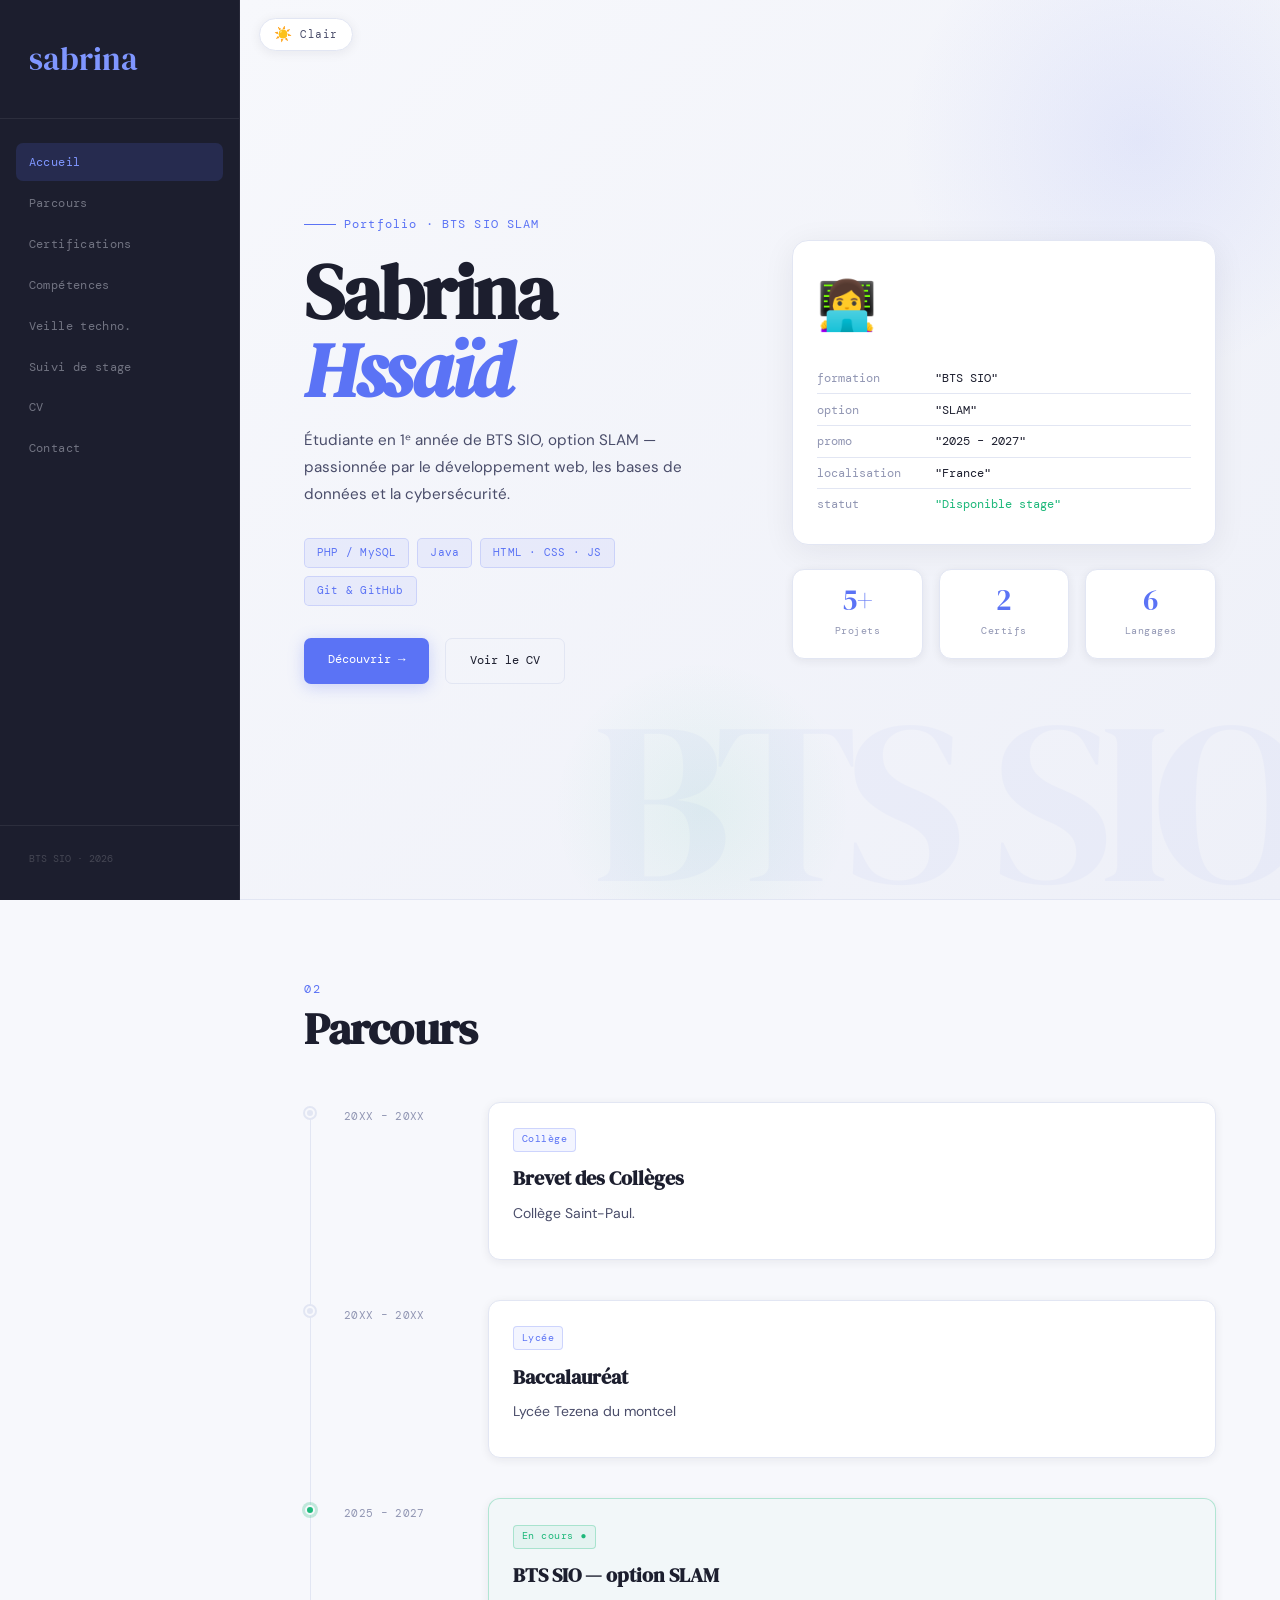
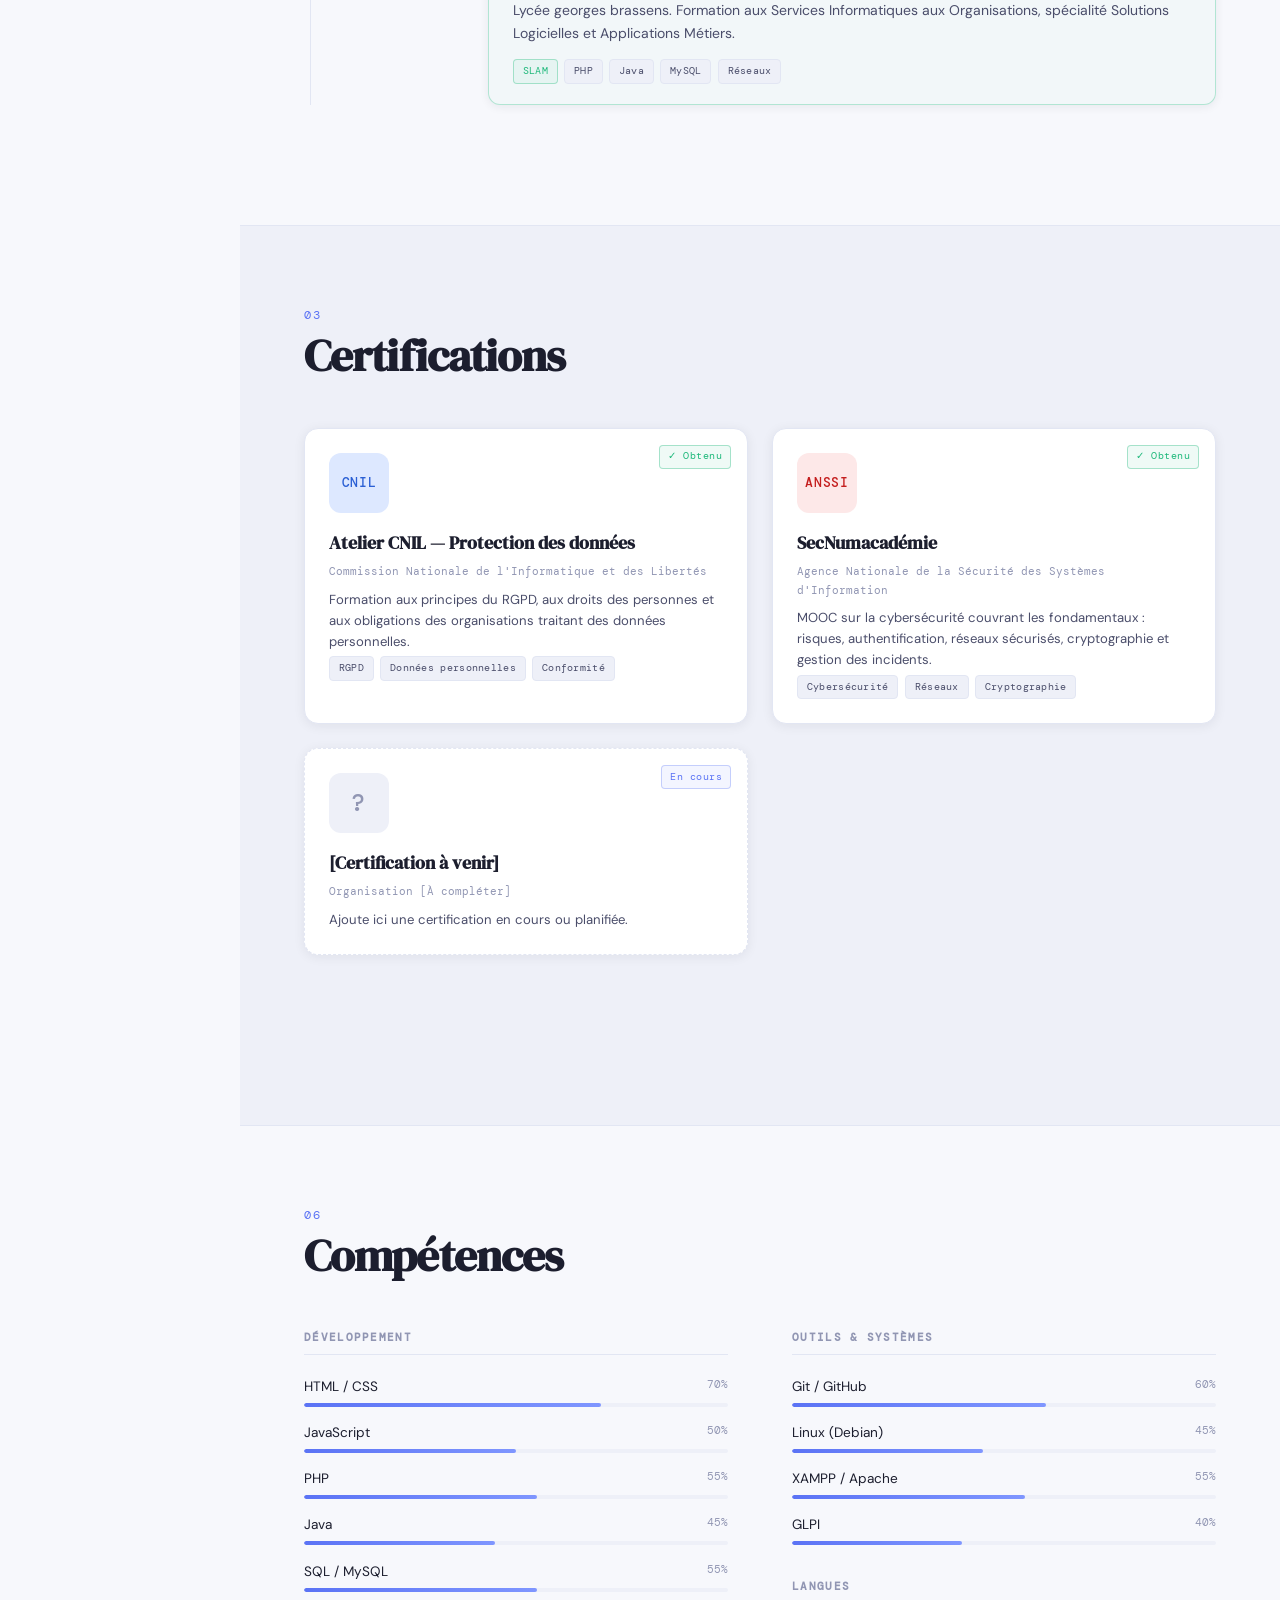
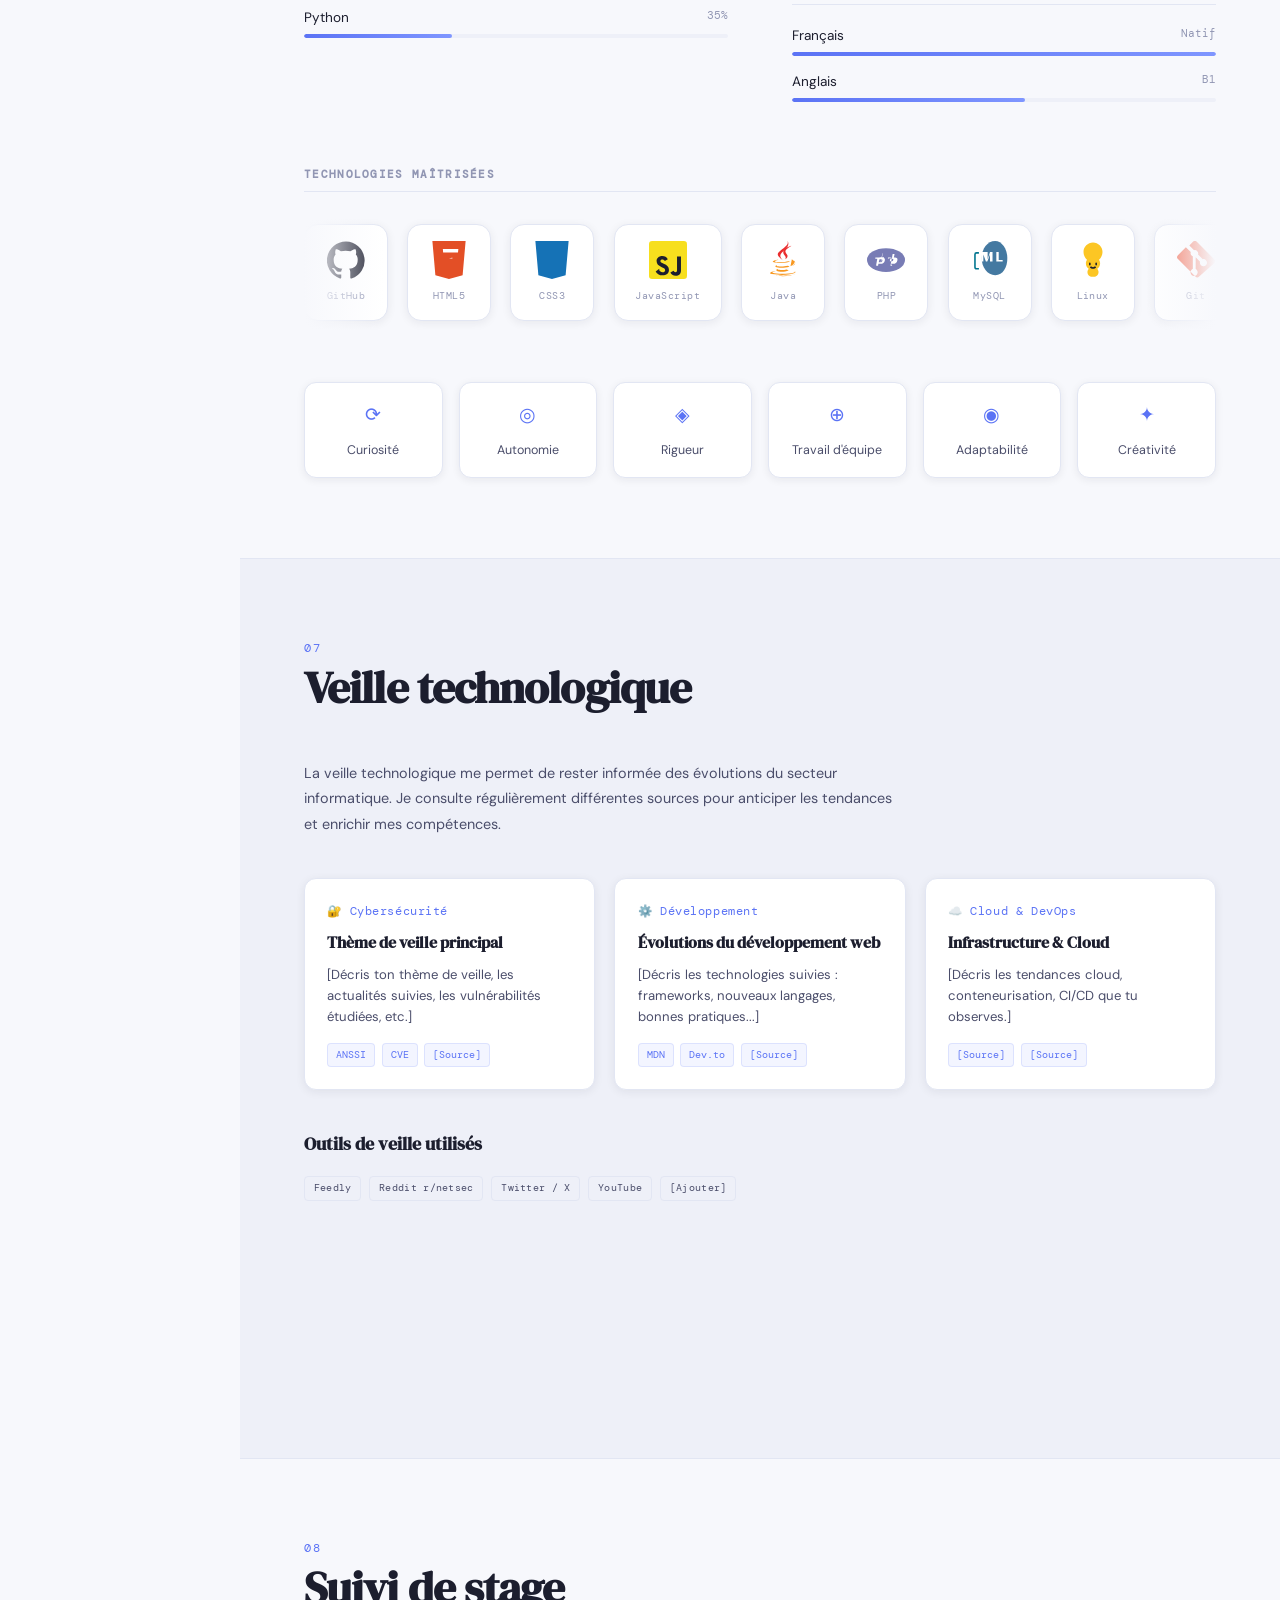
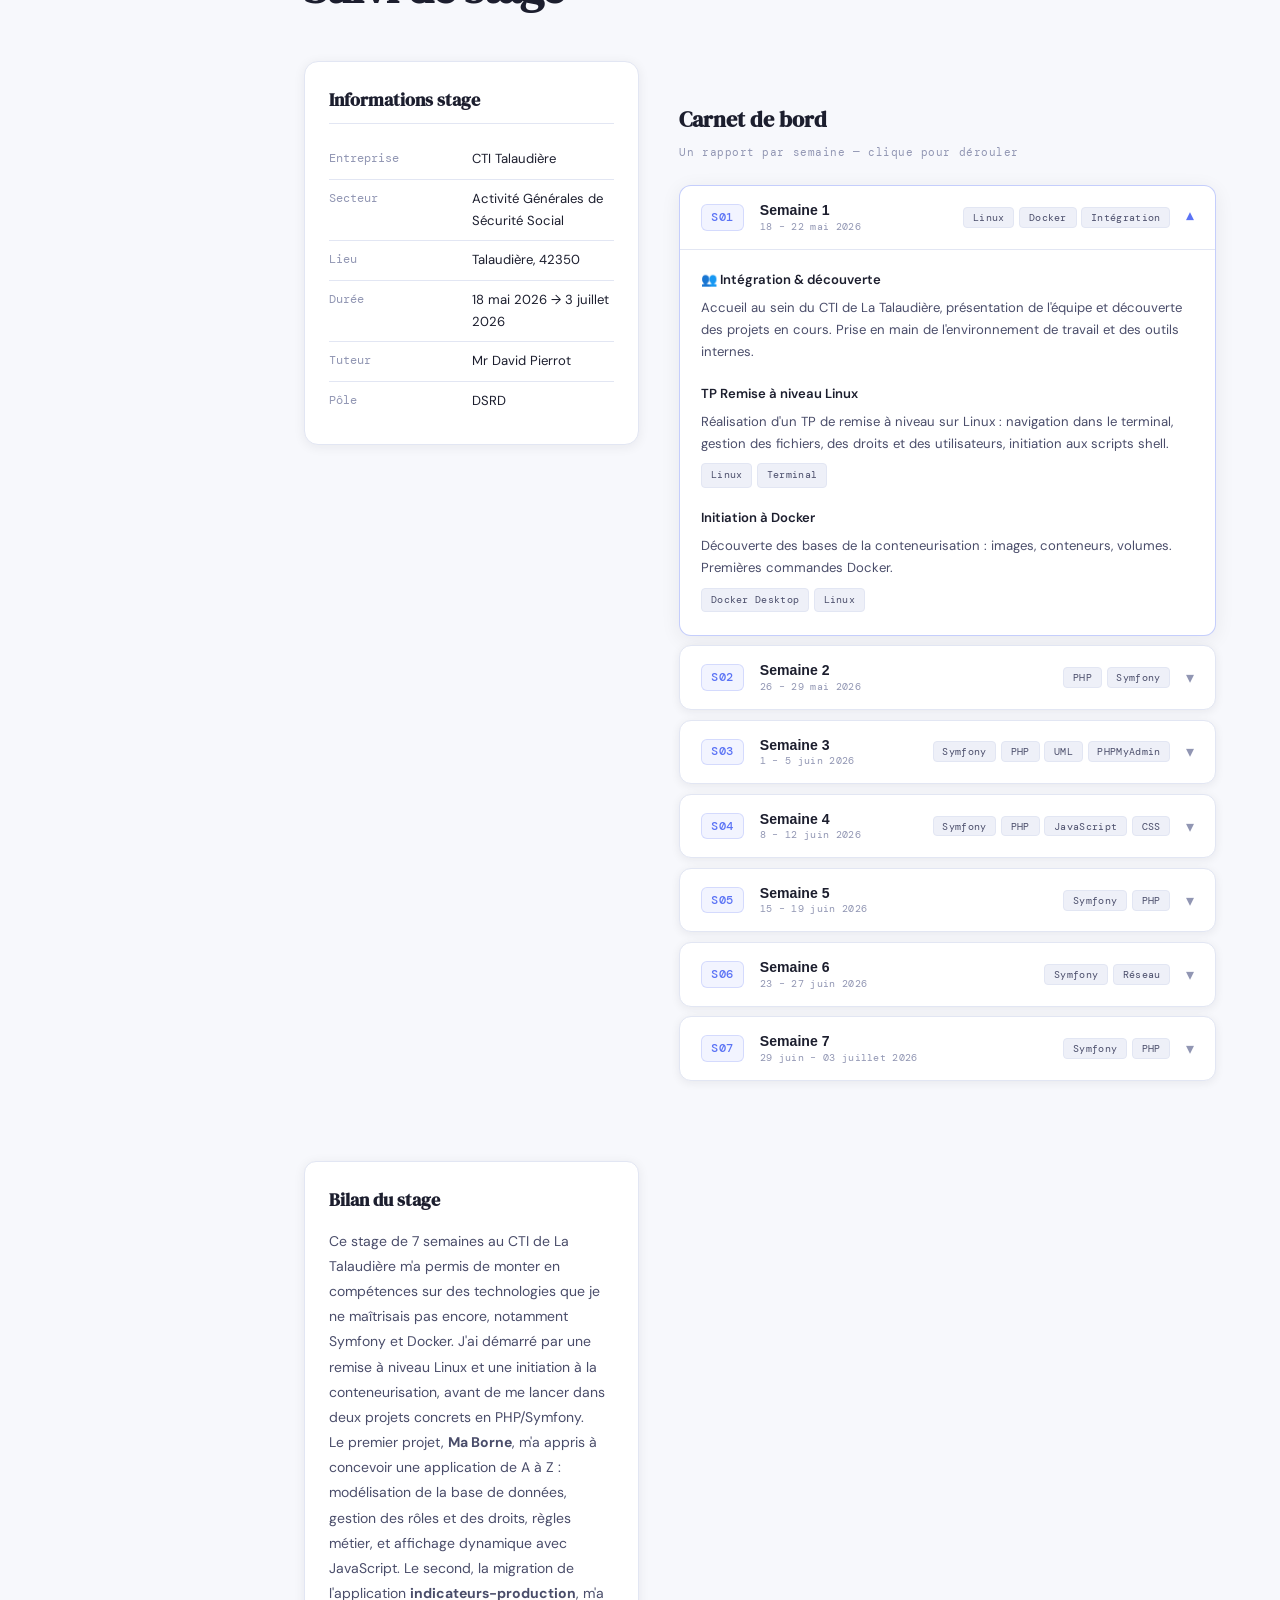
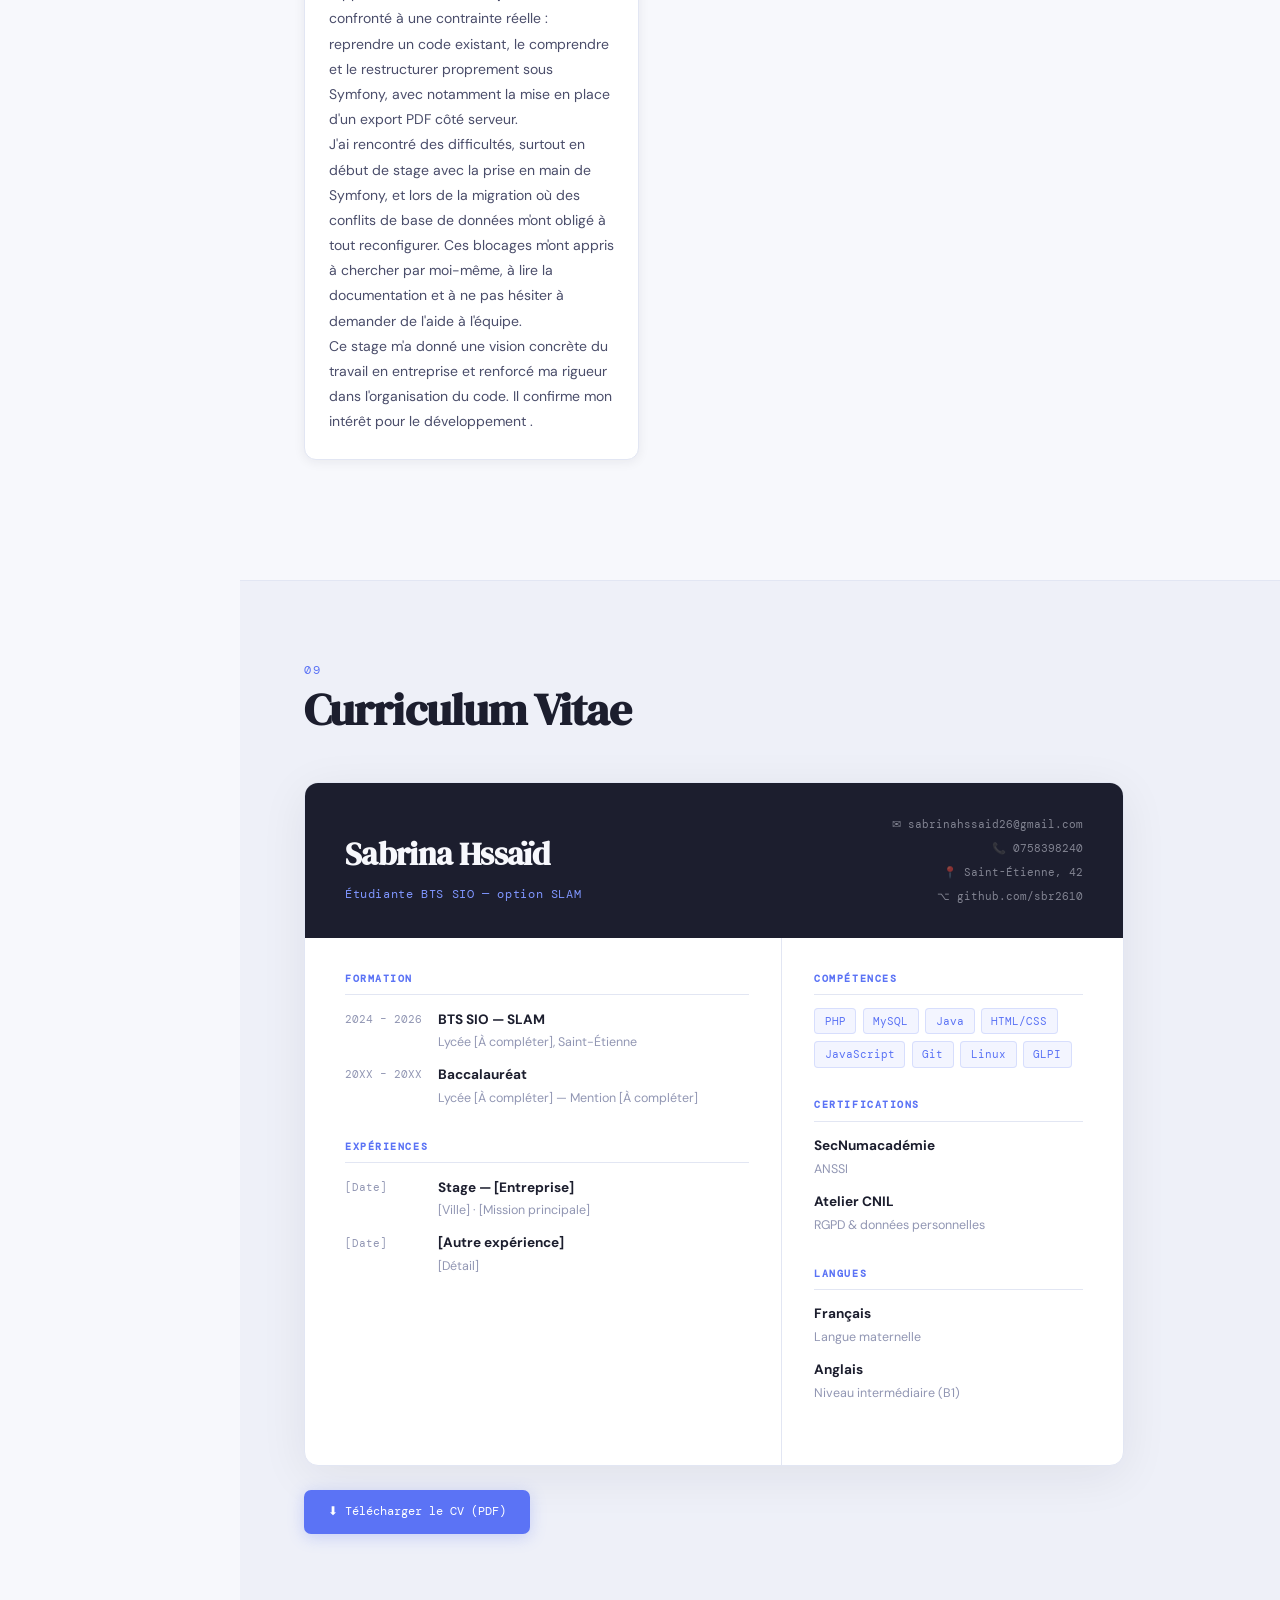
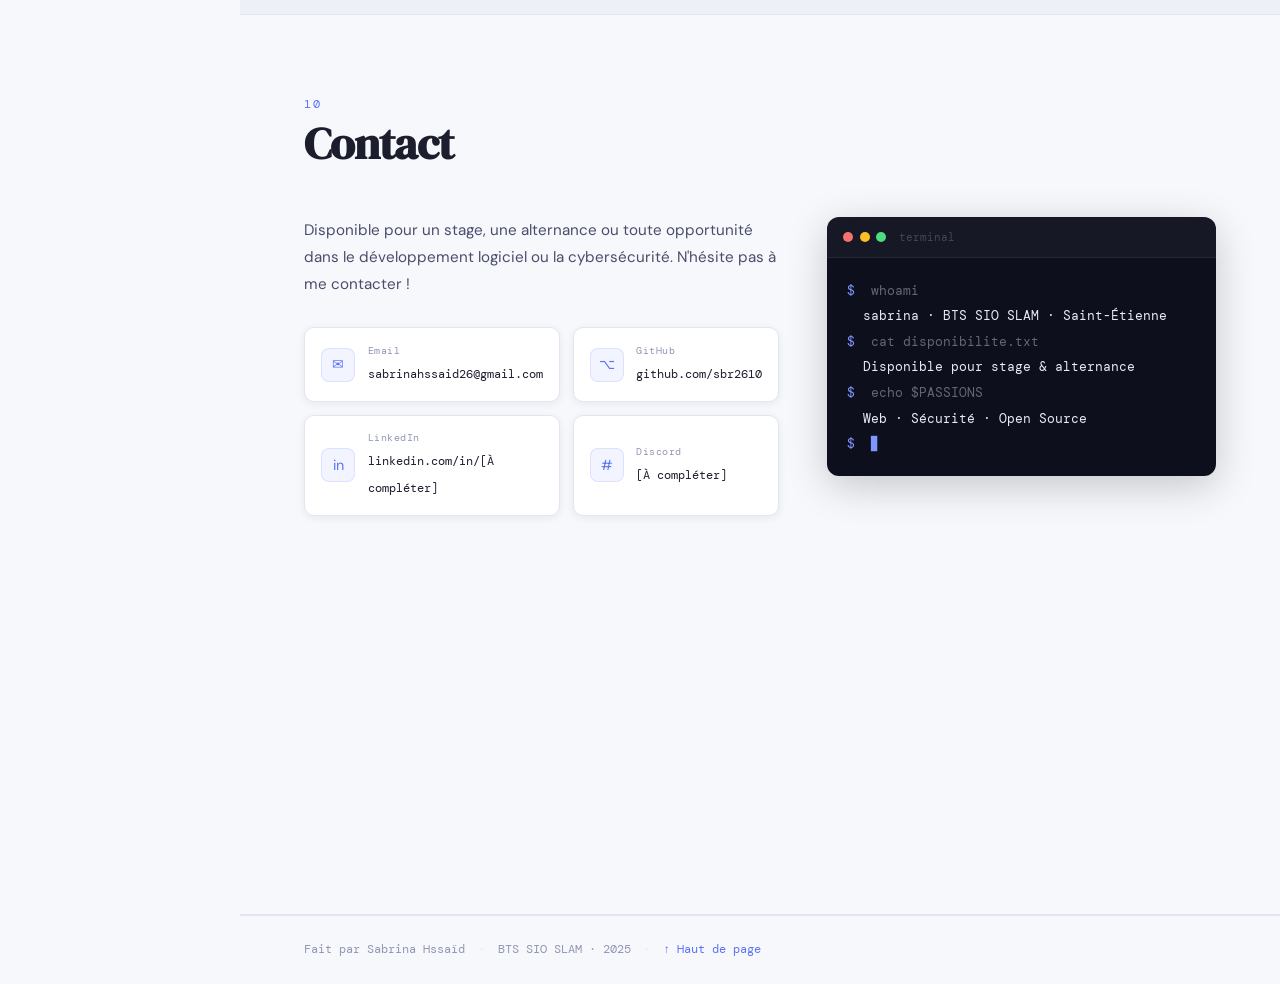
<file: index.html>
<!DOCTYPE html>
<html lang="fr" data-theme="light">
<head>
<meta charset="UTF-8">
<meta name="viewport" content="width=device-width, initial-scale=1.0">
<title>Sabrina Hssaïd — Portfolio BTS SIO</title>
<link rel="preconnect" href="https://fonts.googleapis.com">
<link href="https://fonts.googleapis.com/css2?family=DM+Serif+Display:ital@0;1&family=DM+Mono:wght@300;400;500&family=DM+Sans:wght@300;400;500;600&display=swap" rel="stylesheet">
<link rel="stylesheet" href="portfolio2.css">
</head>
<body>

<!-- BOUTON CLAIR / SOMBRE -->
<button class="theme-toggle" id="themeToggle" aria-label="Changer le thème">
  <span class="theme-toggle-icon" id="themeIcon">☀️</span>
  <span class="theme-toggle-label" id="themeLabel">Clair</span>
</button>

<!-- SIDEBAR NAV -->
<aside class="sidebar" id="sidebar">
  <div class="sidebar-logo">
    <span class="logo-s">sabrina</span>
  </div>
  <nav class="sidebar-nav">
    <a href="#accueil"        class="nav-item active" data-section="accueil">
      <span class="nav-label">Accueil</span>
    </a>
    <a href="#parcours"       class="nav-item" data-section="parcours">
      <span class="nav-label">Parcours</span>
    </a>
    <a href="#certifications" class="nav-item" data-section="certifications">
      <span class="nav-label">Certifications</span>
    </a>
    <a href="#competences"    class="nav-item" data-section="competences">
      <span class="nav-label">Compétences</span>
    </a>
    <a href="#veille"         class="nav-item" data-section="veille">
      <span class="nav-label">Veille techno.</span>
    </a>
    <a href="#stage"          class="nav-item" data-section="stage">
      <span class="nav-label">Suivi de stage</span>
    </a>
    <a href="#cv"             class="nav-item" data-section="cv">
      <span class="nav-label">CV</span>
    </a>
    <a href="#contact"        class="nav-item" data-section="contact">
      <span class="nav-label">Contact</span>
    </a>
  </nav>
  <div class="sidebar-footer">BTS SIO · 2026</div>
</aside>

<!-- MOBILE TOPBAR -->
<div class="topbar">
  <span class="logo-s" style="font-family:'DM Serif Display',serif;font-size:1.5rem;color:var(--accent2);">S</span>
  <button class="menu-btn" id="menuBtn">☰</button>
</div>
<div class="mobile-overlay" id="mobileOverlay"></div>

<!-- MAIN -->
<main class="main">

  <!-- ══════ ACCUEIL ══════ -->
  <section id="accueil" class="section section--hero">
    <div class="hero-bg-text">BTS SIO</div>
    <div class="hero-inner">
      <div class="hero-left">
        <div class="hero-tag">Portfolio · BTS SIO SLAM</div>
        <h1 class="hero-name">Sabrina<br><em>Hssaïd</em></h1>
        <p class="hero-sub">Étudiante en 1ᵉ année de BTS SIO, option SLAM — passionnée par le développement web, les bases de données et la cybersécurité.</p>
        <div class="hero-chips">
          <span class="chip">PHP / MySQL</span>
          <span class="chip">Java</span>
          <span class="chip">HTML · CSS · JS</span>
          <span class="chip">Git & GitHub</span>
        </div>
        <div class="hero-cta">
          <a href="#parcours" class="btn-main">Découvrir →</a>
          <a href="#cv" class="btn-line">Voir le CV</a>
        </div>
      </div>
      <div class="hero-right">
        <div class="hero-card">
          <span class="hcard-avatar">👩‍💻</span>
          <div class="hcard-info">
            <div class="hcard-row"><span class="hcard-key">formation</span><span class="hcard-val">"BTS SIO"</span></div>
            <div class="hcard-row"><span class="hcard-key">option</span><span class="hcard-val">"SLAM"</span></div>
            <div class="hcard-row"><span class="hcard-key">promo</span><span class="hcard-val">"2025 – 2027"</span></div>
            <div class="hcard-row"><span class="hcard-key">localisation</span><span class="hcard-val">"France"</span></div>
            <div class="hcard-row"><span class="hcard-key">statut</span><span class="hcard-val hcard-green">"Disponible stage"</span></div>
          </div>
        </div>
        <div class="hero-stat-grid">
          <div class="hstat"><span class="hstat-n">5+</span><span class="hstat-l">Projets</span></div>
          <div class="hstat"><span class="hstat-n">2</span><span class="hstat-l">Certifs</span></div>
          <div class="hstat"><span class="hstat-n">6</span><span class="hstat-l">Langages</span></div>
        </div>
      </div>
    </div>
  </section>

  <!-- ══════ PARCOURS ══════ -->
  <section id="parcours" class="section">
    <div class="section-head">
      <span class="section-num">02</span>
      <h2 class="section-title">Parcours</h2>
    </div>
    <div class="timeline">
      <div class="tl-item">
        <div class="tl-dot"></div>
        <div class="tl-date">20XX – 20XX</div>
        <div class="tl-card">
          <div class="tl-badge">Collège</div>
          <h3 class="tl-title">Brevet des Collèges</h3>
          <p class="tl-desc">Collège Saint-Paul.</p>
        </div>
      </div>
      <div class="tl-item">
        <div class="tl-dot"></div>
        <div class="tl-date">20XX – 20XX</div>
        <div class="tl-card">
          <div class="tl-badge">Lycée</div>
          <h3 class="tl-title">Baccalauréat</h3>
          <p class="tl-desc">Lycée Tezena du montcel </p>
        </div>
      </div>
      <div class="tl-item">
        <div class="tl-dot tl-dot--active"></div>
        <div class="tl-date">2025 – 2027</div>
        <div class="tl-card tl-card--active">
          <div class="tl-badge tl-badge--active">En cours ●</div>
          <h3 class="tl-title">BTS SIO — option SLAM</h3>
          <p class="tl-desc">Lycée georges brassens. Formation aux Services Informatiques aux Organisations, spécialité Solutions Logicielles et Applications Métiers.</p>
          <div class="tl-tags">
            <span class="tag tag--active">SLAM</span>
            <span class="tag">PHP</span><span class="tag">Java</span>
            <span class="tag">MySQL</span><span class="tag">Réseaux</span>
          </div>
        </div>
      </div>
    </div>
  </section>

  <!-- ══════ CERTIFICATIONS ══════ -->
  <section id="certifications" class="section section--alt">
    <div class="section-head">
      <span class="section-num">03</span>
      <h2 class="section-title">Certifications</h2>
    </div>
    <div class="certif-grid">
      <div class="certif-card">
        <div class="certif-logo certif-logo--cnil">CNIL</div>
        <div class="certif-body">
          <h3 class="certif-name">Atelier CNIL — Protection des données</h3>
          <p class="certif-org">Commission Nationale de l'Informatique et des Libertés</p>
          <p class="certif-desc">Formation aux principes du RGPD, aux droits des personnes et aux obligations des organisations traitant des données personnelles.</p>
          <div class="certif-tags"><span class="tag">RGPD</span><span class="tag">Données personnelles</span><span class="tag">Conformité</span></div>
        </div>
        <div class="certif-stamp">✓ Obtenu</div>
      </div>
      <div class="certif-card">
        <div class="certif-logo certif-logo--anssi">ANSSI</div>
        <div class="certif-body">
          <h3 class="certif-name">SecNumacadémie</h3>
          <p class="certif-org">Agence Nationale de la Sécurité des Systèmes d'Information</p>
          <p class="certif-desc">MOOC sur la cybersécurité couvrant les fondamentaux : risques, authentification, réseaux sécurisés, cryptographie et gestion des incidents.</p>
          <div class="certif-tags"><span class="tag">Cybersécurité</span><span class="tag">Réseaux</span><span class="tag">Cryptographie</span></div>
        </div>
        <div class="certif-stamp">✓ Obtenu</div>
      </div>
      <div class="certif-card certif-card--placeholder">
        <div class="certif-logo certif-logo--ph">?</div>
        <div class="certif-body">
          <h3 class="certif-name">[Certification à venir]</h3>
          <p class="certif-org">Organisation [À compléter]</p>
          <p class="certif-desc">Ajoute ici une certification en cours ou planifiée.</p>
        </div>
        <div class="certif-stamp certif-stamp--soon">En cours</div>
      </div>
    </div>
  </section>

  <!-- ══════ E5 ══════
  <section id="e5" class="section">
    <div class="section-head">
      <span class="section-num">04</span>
      <h2 class="section-title">Épreuve E5</h2>
      <p class="section-sub">Support et mise à disposition de services informatiques</p>
    </div>
    <div class="epreuve-intro">
      <div class="epreuve-def">
        <h3>Qu'est-ce que l'E5 ?</h3>
        <p>L'épreuve E5 évalue les compétences en support et gestion des services informatiques. Elle porte sur la gestion du patrimoine informatique, la réponse aux incidents, la mise en place de solutions et l'exploitation des données.</p>
      </div>
    </div>
    <div class="situation-grid">
      <div class="situ-card">
        <div class="situ-num">01</div>
        <h3 class="situ-title">Situation professionnelle — [À compléter]</h3>
        <p class="situ-context"><strong>Contexte :</strong> [Décris la situation : entreprise, besoin, contexte.]</p>
        <p class="situ-mission"><strong>Mission :</strong> [Ce que tu as réalisé concrètement.]</p>
        <div class="situ-compet"><span class="tag">Compétence A1.1</span><span class="tag">[Compétence]</span></div>
        <a href="#" class="situ-link">Voir le dossier →</a>
      </div>
      <div class="situ-card">
        <div class="situ-num">02</div>
        <h3 class="situ-title">Situation professionnelle — [À compléter]</h3>
        <p class="situ-context"><strong>Contexte :</strong> [Décris la situation.]</p>
        <p class="situ-mission"><strong>Mission :</strong> [Ce que tu as réalisé.]</p>
        <div class="situ-compet"><span class="tag">[Compétence]</span><span class="tag">[Compétence]</span></div>
        <a href="#" class="situ-link">Voir le dossier →</a>
      </div>
    </div>
  </section> -->

  <!-- ══════ E6 ══════
  <section id="e6" class="section section--alt">
    <div class="section-head">
      <span class="section-num">05</span>
      <h2 class="section-title">Épreuve E6</h2>
      <p class="section-sub">Cybersécurité des services informatiques</p>
    </div>
    <div class="epreuve-intro">
      <div class="epreuve-def">
        <h3>Qu'est-ce que l'E6 ?</h3>
        <p>L'épreuve E6 est consacrée à la cybersécurité. Elle évalue la capacité à protéger les systèmes d'information, à réagir aux menaces, à mettre en œuvre des politiques de sécurité et à sensibiliser les utilisateurs.</p>
      </div>
    </div>
    <div class="situation-grid">
      <div class="situ-card situ-card--cyber">
        <div class="situ-num">01</div>
        <h3 class="situ-title">Situation cybersécurité — [À compléter]</h3>
        <p class="situ-context"><strong>Contexte :</strong> [Décris la situation : menace, vulnérabilité, audit...]</p>
        <p class="situ-mission"><strong>Mission :</strong> [Actions mises en place pour sécuriser.]</p>
        <div class="situ-compet"><span class="tag tag--cyber">Sécurité réseau</span><span class="tag tag--cyber">[Compétence]</span></div>
        <a href="#" class="situ-link">Voir le dossier →</a>
      </div>
      <div class="situ-card situ-card--cyber">
        <div class="situ-num">02</div>
        <h3 class="situ-title">Situation cybersécurité — [À compléter]</h3>
        <p class="situ-context"><strong>Contexte :</strong> [Décris la situation.]</p>
        <p class="situ-mission"><strong>Mission :</strong> [Ce que tu as mis en place.]</p>
        <div class="situ-compet"><span class="tag tag--cyber">[Compétence]</span></div>
        <a href="#" class="situ-link">Voir le dossier →</a>
      </div>
    </div>
  </section> -->

  <!-- ══════ COMPÉTENCES ══════ -->
  <section id="competences" class="section">
    <div class="section-head">
      <span class="section-num">06</span>
      <h2 class="section-title">Compétences</h2>
    </div>

    <!-- Barres de compétences -->
    <div class="comp-grid">
      <div class="comp-col">
        <h3 class="comp-group">Développement</h3>
        <div class="skill-item">
          <div class="skill-top"><span class="skill-name">HTML / CSS</span><span class="skill-pct">70%</span></div>
          <div class="skill-bar"><div class="skill-fill" style="width:70%"></div></div>
        </div>
        <div class="skill-item">
          <div class="skill-top"><span class="skill-name">JavaScript</span><span class="skill-pct">50%</span></div>
          <div class="skill-bar"><div class="skill-fill" style="width:50%"></div></div>
        </div>
        <div class="skill-item">
          <div class="skill-top"><span class="skill-name">PHP</span><span class="skill-pct">55%</span></div>
          <div class="skill-bar"><div class="skill-fill" style="width:55%"></div></div>
        </div>
        <div class="skill-item">
          <div class="skill-top"><span class="skill-name">Java</span><span class="skill-pct">45%</span></div>
          <div class="skill-bar"><div class="skill-fill" style="width:45%"></div></div>
        </div>
        <div class="skill-item">
          <div class="skill-top"><span class="skill-name">SQL / MySQL</span><span class="skill-pct">55%</span></div>
          <div class="skill-bar"><div class="skill-fill" style="width:55%"></div></div>
        </div>
        <div class="skill-item">
          <div class="skill-top"><span class="skill-name">Python</span><span class="skill-pct">35%</span></div>
          <div class="skill-bar"><div class="skill-fill" style="width:35%"></div></div>
        </div>
      </div>
      <div class="comp-col">
        <h3 class="comp-group">Outils & Systèmes</h3>
        <div class="skill-item">
          <div class="skill-top"><span class="skill-name">Git / GitHub</span><span class="skill-pct">60%</span></div>
          <div class="skill-bar"><div class="skill-fill" style="width:60%"></div></div>
        </div>
        <div class="skill-item">
          <div class="skill-top"><span class="skill-name">Linux (Debian)</span><span class="skill-pct">45%</span></div>
          <div class="skill-bar"><div class="skill-fill" style="width:45%"></div></div>
        </div>
        <div class="skill-item">
          <div class="skill-top"><span class="skill-name">XAMPP / Apache</span><span class="skill-pct">55%</span></div>
          <div class="skill-bar"><div class="skill-fill" style="width:55%"></div></div>
        </div>
        <div class="skill-item">
          <div class="skill-top"><span class="skill-name">GLPI</span><span class="skill-pct">40%</span></div>
          <div class="skill-bar"><div class="skill-fill" style="width:40%"></div></div>
        </div>
        <h3 class="comp-group" style="margin-top:2rem;">Langues</h3>
        <div class="skill-item">
          <div class="skill-top"><span class="skill-name">Français</span><span class="skill-pct">Natif</span></div>
          <div class="skill-bar"><div class="skill-fill" style="width:100%"></div></div>
        </div>
        <div class="skill-item">
          <div class="skill-top"><span class="skill-name">Anglais</span><span class="skill-pct">B1</span></div>
          <div class="skill-bar"><div class="skill-fill" style="width:55%"></div></div>
        </div>
      </div>
    </div>

    <!-- ══ CARROUSEL LOGOS TECH ══ -->
    <div class="tech-carousel-section">
      <h3 class="tech-carousel-label">Technologies maîtrisées</h3>
      <div class="tech-carousel-wrap">
        <div class="tech-carousel" id="techCarousel">

          <!-- GitHub -->
          <div class="tech-logo">
            <svg viewBox="0 0 24 24" fill="none" xmlns="http://www.w3.org/2000/svg">
              <path fill="#1c1e2e" d="M12 .3a12 12 0 0 0-3.8 23.4c.6.1.8-.3.8-.6v-2c-3.3.7-4-1.6-4-1.6-.6-1.4-1.4-1.8-1.4-1.8-1-.7.1-.7.1-.7 1.2.1 1.8 1.2 1.8 1.2 1 1.8 2.8 1.3 3.5 1 .1-.8.4-1.3.7-1.6-2.7-.3-5.5-1.3-5.5-5.9 0-1.3.5-2.4 1.2-3.2-.1-.3-.5-1.5.1-3.2 0 0 1-.3 3.3 1.2a11.5 11.5 0 0 1 6 0c2.3-1.5 3.3-1.2 3.3-1.2.6 1.7.2 2.9.1 3.2.8.8 1.2 1.9 1.2 3.2 0 4.6-2.8 5.6-5.5 5.9.4.4.8 1.1.8 2.2v3.3c0 .3.2.7.8.6A12 12 0 0 0 12 .3z"/>
            </svg>
            <span class="tech-logo-label">GitHub</span>
          </div>

          <!-- HTML5 -->
          <div class="tech-logo">
            <svg viewBox="0 0 24 24" xmlns="http://www.w3.org/2000/svg">
              <path fill="#e34f26" d="M1.5 0h21l-1.9 21.6L12 24l-8.6-2.4L1.5 0zm7.1 10.2-.2-2.5H17l-.2 2.1-4.8 1.3 4.6-.1-.3 3.4-4.3 1.2-4.3-1.2-.3-3h2.5l.1 1.4 2 .5 2-.5.2-2.3-7.6.1zm-.5-5.1.2 2.1h9.4l.2-2.1H8.1z"/>
            </svg>
            <span class="tech-logo-label">HTML5</span>
          </div>

          <!-- CSS3 -->
          <div class="tech-logo">
            <svg viewBox="0 0 24 24" xmlns="http://www.w3.org/2000/svg">
              <path fill="#1572b6" d="M1.5 0h21l-1.9 21.6L12 24l-8.6-2.4L1.5 0zm13.9 14.7-4.6 1.3-4.5-1.3-.3-3.3h2.5l.1 1.5 2.2.6 2.2-.6.2-2.7H7.9l-.2-2.4h8.3l.2-2.2H5.8l-.2-2h12.8l-.8 9.1z"/>
            </svg>
            <span class="tech-logo-label">CSS3</span>
          </div>

          <!-- JavaScript -->
          <div class="tech-logo">
            <svg viewBox="0 0 24 24" xmlns="http://www.w3.org/2000/svg">
              <rect width="24" height="24" rx="2" fill="#f7df1e"/>
              <path fill="#1c1e2e" d="M6.5 18.5c.4.7 1 1.2 2 1.2 1.1 0 1.7-.5 1.7-1.3 0-.9-.7-1.2-1.8-1.7l-.6-.3c-1.8-.8-3-1.7-3-3.7 0-1.8 1.4-3.2 3.6-3.2 1.6 0 2.7.6 3.5 2l-1.9 1.2c-.4-.7-.9-1-1.6-1-.7 0-1.2.4-1.2 1 0 .7.4 1 1.5 1.4l.6.3c2.1.9 3.3 1.8 3.3 3.9 0 2.2-1.7 3.4-4 3.4-2.2 0-3.7-1.1-4.4-2.5l2.3-1.7zm9 .3c.3.6.6.9 1.2.9.6 0 1-.2 1-1.2V9.8h2.5v8.8c0 2.3-1.3 3.3-3.3 3.3-1.8 0-2.9-.9-3.4-2l2-1.1z"/>
            </svg>
            <span class="tech-logo-label">JavaScript</span>
          </div>

          <!-- Java -->
          <div class="tech-logo">
            <svg viewBox="0 0 24 24" xmlns="http://www.w3.org/2000/svg">
              <path fill="#f89820" d="M8.9 17.5s-.9.5.6.7c1.8.2 2.8.2 4.8-.2 0 0 .5.3 1.3.6-4.6 2-10.4-.1-6.7-1.1zm-.5-2.4s-1 .7.5.9c2 .2 3.5.2 6.2-.3 0 0 .4.4 1 .5-5.5 1.6-11.6.1-7.7-1.1z"/>
              <path fill="#ea2d2e" d="M13.3 9.4c1.1 1.3-.3 2.4-.3 2.4s2.9-1.5 1.5-3.3c-1.2-1.7-2.2-2.6 3-5.5 0 0-8.2 2-4.2 6.4z"/>
              <path fill="#f89820" d="M19.3 19.1s.7.6-.7.9c-2.6.8-10.7 1-13 0-.8-.3.7-.8 1.2-.9.5-.1.8-.1.8-.1-.9-.6-6 1.3-2.6 1.9 9.4 1.5 17.1-.7 14.3-1.8zm-10-7.2s-4.2 1-1.5 1.4c1.1.1 3.4.1 5.4-.1 1.7-.2 3.4-.5 3.4-.5s-.6.3-1 .5c-4.1 1.1-12 .6-9.7-.5 2-1 3.4-.8 3.4-.8zm7.4 4.1c4.2-2.2 2.3-4.3.9-4 1.4-.2 3.4 1.8.9 3.3-.1.1-.9.7-.9.7l.9-.5c1.4-.8 2-1.8-.9-4"/>
              <path fill="#ea2d2e" d="M14.8 0s2.4 2.4-2.3 6.1c-3.8 3-1.8 4.7 0 6.6C10 10.5 7.5 9 9.3 7.1 11.9 4.5 16.2 2.6 14.8 0z"/>
              <path fill="#f89820" d="M9.7 21.8c4 .3 10.2-.2 10.3-1.2 0 0-.3.7-3.3 1.2-3.4.6-7.5.5-10-.1 0 0 .5.4 3 .1z"/>
            </svg>
            <span class="tech-logo-label">Java</span>
          </div>

          <!-- PHP -->
          <div class="tech-logo">
            <svg viewBox="0 0 24 24" xmlns="http://www.w3.org/2000/svg">
              <ellipse cx="12" cy="12" rx="12" ry="7.5" fill="#787cb5"/>
              <path fill="#fff" d="M5.8 15l.7-3.8H5.2l.1-.8h4.4c1.1 0 1.8.6 1.6 1.7-.3 1.6-1.3 2.3-2.8 2.3H7.2L7 15.7H5.8L5.8 15zm1.6-1.6h1c.7 0 1.2-.3 1.3-1 .1-.5-.2-.8-.9-.8h-.9l-.5 1.8zm5.8-2.2.1-.8h4.4c1.1 0 1.8.6 1.5 1.7-.3 1.6-1.3 2.3-2.8 2.3h-1.3L16 15.7h-1.2l1.4-7.5h1.2l-.6 3.2h-.9l.3-1.2zm1.5 0-.3 1.6h.9c.7 0 1.2-.3 1.3-1 .1-.5-.2-.8-.9-.8h-1zm-5.9-3.5h1.2l-.5 2.5h1.3l-.2.8h-1.3l-.5 2.5H8.6l.5-2.5H7.8l.2-.8h1.2l.6-2.5z"/>
            </svg>
            <span class="tech-logo-label">PHP</span>
          </div>

          <!-- MySQL -->
          <div class="tech-logo">
            <svg viewBox="0 0 24 24" xmlns="http://www.w3.org/2000/svg">
              <path fill="#4479a1" d="M16.5 0C11 0 7 5.4 7 12s4 12 9.5 12S25 18.6 25 12 21 0 16.5 0z" transform="scale(.9) translate(.5)"/>
              <path fill="#fff" d="M9 7h1.5v4.5L12 7h1.6v6H12V8.5L10.3 13H9.4L7.8 8.5V13H6.5V7H9zm7 0h1.5v5h2.5v1H16V7z"/>
              <path fill="#00758f" d="M2 16.5c0 .8.6 1.5 1.5 1.5H5v-1H3.5a.5.5 0 0 1-.5-.5V8.5a.5.5 0 0 1 .5-.5H5V7H3.5A1.5 1.5 0 0 0 2 8.5v8z"/>
            </svg>
            <span class="tech-logo-label">MySQL</span>
          </div>

          <!-- Linux -->
          <div class="tech-logo">
            <svg viewBox="0 0 24 24" xmlns="http://www.w3.org/2000/svg">
              <path fill="#fcc624" d="M12 1C8.7 1 6 3.7 6 7c0 2 .9 3.7 2.2 4.9-.3.5-.7 1.3-.7 2.1 0 1.5.7 2.8 1.8 3.6-.4.5-.8 1.2-.8 2 0 1.7 1.3 3 3 3h1c1.7 0 3-1.3 3-3 0-.8-.4-1.5-.8-2 1.1-.8 1.8-2.1 1.8-3.6 0-.8-.4-1.6-.7-2.1C17.1 10.7 18 9 18 7c0-3.3-2.7-6-6-6z"/>
              <path fill="#1c1e2e" d="M10 15.5c-.3 0-.5-.2-.5-.5v-1c0-.3.2-.5.5-.5s.5.2.5.5v1c0 .3-.2.5-.5.5zm4 0c-.3 0-.5-.2-.5-.5v-1c0-.3.2-.5.5-.5s.5.2.5.5v1c0 .3-.2.5-.5.5zm-2 2c-.8 0-1.5-.3-2-.8l.7-.7c.3.3.8.5 1.3.5s1-.2 1.3-.5l.7.7c-.5.5-1.2.8-2 .8z"/>
            </svg>
            <span class="tech-logo-label">Linux</span>
          </div>

          <!-- Git -->
          <div class="tech-logo">
            <svg viewBox="0 0 24 24" xmlns="http://www.w3.org/2000/svg">
              <path fill="#f05032" d="M23.5 11.5 12.5.5a1.7 1.7 0 0 0-2.4 0L7.8 2.8l3 3c.7-.2 1.5 0 2 .6.6.6.8 1.4.5 2.1l3 3c.7-.2 1.5 0 2 .6.9.9.9 2.3 0 3.2-.9.9-2.3.9-3.2 0-.6-.6-.8-1.5-.5-2.2l-2.8-2.8v7.4c.2.1.4.3.6.5.9.9.9 2.3 0 3.2-.9.9-2.3.9-3.2 0-.9-.9-.9-2.3 0-3.2.2-.2.5-.4.8-.5V9.7c-.3-.1-.6-.3-.8-.5a2.3 2.3 0 0 1-.5-2.3L5.6 4l-5 5a1.7 1.7 0 0 0 0 2.4l11 11a1.7 1.7 0 0 0 2.4 0L23.5 14a1.7 1.7 0 0 0 0-2.5z"/>
            </svg>
            <span class="tech-logo-label">Git</span>
          </div>

          <!-- Python -->
          <div class="tech-logo">
            <svg viewBox="0 0 24 24" xmlns="http://www.w3.org/2000/svg">
              <path fill="#3776ab" d="M11.9 2C8.6 2 8.8 3.4 8.8 3.4V5h3.2v.5H6C4.3 5.5 3 6.9 3 9.1c0 2.3 1.1 3.4 2.8 3.4H7V11c0-1.5 1.1-2.5 2.7-2.5h4.4c1.4 0 2.4-1 2.4-2.3V3.8C16.5 2.5 15.3 2 11.9 2zM10 4.2a.8.8 0 1 1 0 1.6.8.8 0 0 1 0-1.6z"/>
              <path fill="#ffd43b" d="M12.1 22c3.3 0 3.1-1.4 3.1-1.4V19h-3.2v-.5H18c1.7 0 3-1.4 3-3.6 0-2.3-1.1-3.4-2.8-3.4H17v1.5c0 1.5-1.1 2.5-2.7 2.5H9.9c-1.4 0-2.4 1-2.4 2.3v3.5c0 1.3 1.2 1.7 4.6 1.7zm1.9-2.2a.8.8 0 1 1 0-1.6.8.8 0 0 1 0 1.6z"/>
            </svg>
            <span class="tech-logo-label">Python</span>
          </div>

          <!-- VS Code -->
          <div class="tech-logo">
            <svg viewBox="0 0 24 24" xmlns="http://www.w3.org/2000/svg">
              <path fill="#007acc" d="M23.2 2.8 17 .1l-6.5 6L4 2.4.8 4 0 19.5l4 2.1 6.5-4 6.2 5.9 6.5-2.7V2.8zM4 17.2l-1.5-.8V7l1.5-.7v11zm6.8.4L5.5 12l5.3-5.6V17.6zm6.4.4-5.6-5 2-2 3.6 2V7.4l-3.6 2-2-2 5.6-5v15.6zm2.3-.8-1.5.8V6.3l1.5.7v10.2z"/>
            </svg>
            <span class="tech-logo-label">VS Code</span>
          </div>

          <!-- GLPI -->
          <div class="tech-logo">
            <svg viewBox="0 0 24 24" xmlns="http://www.w3.org/2000/svg">
              <rect width="24" height="24" rx="4" fill="#1a6496"/>
              <text x="12" y="17" text-anchor="middle" font-family="monospace" font-weight="700" font-size="9" fill="#fff">GLPI</text>
            </svg>
            <span class="tech-logo-label">GLPI</span>
          </div>

          <!-- Doublons pour boucle infinie fluide -->
          <div class="tech-logo">
            <svg viewBox="0 0 24 24" fill="none" xmlns="http://www.w3.org/2000/svg">
              <path fill="#1c1e2e" d="M12 .3a12 12 0 0 0-3.8 23.4c.6.1.8-.3.8-.6v-2c-3.3.7-4-1.6-4-1.6-.6-1.4-1.4-1.8-1.4-1.8-1-.7.1-.7.1-.7 1.2.1 1.8 1.2 1.8 1.2 1 1.8 2.8 1.3 3.5 1 .1-.8.4-1.3.7-1.6-2.7-.3-5.5-1.3-5.5-5.9 0-1.3.5-2.4 1.2-3.2-.1-.3-.5-1.5.1-3.2 0 0 1-.3 3.3 1.2a11.5 11.5 0 0 1 6 0c2.3-1.5 3.3-1.2 3.3-1.2.6 1.7.2 2.9.1 3.2.8.8 1.2 1.9 1.2 3.2 0 4.6-2.8 5.6-5.5 5.9.4.4.8 1.1.8 2.2v3.3c0 .3.2.7.8.6A12 12 0 0 0 12 .3z"/>
            </svg>
            <span class="tech-logo-label">GitHub</span>
          </div>
          <div class="tech-logo">
            <svg viewBox="0 0 24 24" xmlns="http://www.w3.org/2000/svg">
              <path fill="#e34f26" d="M1.5 0h21l-1.9 21.6L12 24l-8.6-2.4L1.5 0zm7.1 10.2-.2-2.5H17l-.2 2.1-4.8 1.3 4.6-.1-.3 3.4-4.3 1.2-4.3-1.2-.3-3h2.5l.1 1.4 2 .5 2-.5.2-2.3-7.6.1zm-.5-5.1.2 2.1h9.4l.2-2.1H8.1z"/>
            </svg>
            <span class="tech-logo-label">HTML5</span>
          </div>
          <div class="tech-logo">
            <svg viewBox="0 0 24 24" xmlns="http://www.w3.org/2000/svg">
              <path fill="#1572b6" d="M1.5 0h21l-1.9 21.6L12 24l-8.6-2.4L1.5 0zm13.9 14.7-4.6 1.3-4.5-1.3-.3-3.3h2.5l.1 1.5 2.2.6 2.2-.6.2-2.7H7.9l-.2-2.4h8.3l.2-2.2H5.8l-.2-2h12.8l-.8 9.1z"/>
            </svg>
            <span class="tech-logo-label">CSS3</span>
          </div>
          <div class="tech-logo">
            <svg viewBox="0 0 24 24" xmlns="http://www.w3.org/2000/svg">
              <rect width="24" height="24" rx="2" fill="#f7df1e"/>
              <path fill="#1c1e2e" d="M6.5 18.5c.4.7 1 1.2 2 1.2 1.1 0 1.7-.5 1.7-1.3 0-.9-.7-1.2-1.8-1.7l-.6-.3c-1.8-.8-3-1.7-3-3.7 0-1.8 1.4-3.2 3.6-3.2 1.6 0 2.7.6 3.5 2l-1.9 1.2c-.4-.7-.9-1-1.6-1-.7 0-1.2.4-1.2 1 0 .7.4 1 1.5 1.4l.6.3c2.1.9 3.3 1.8 3.3 3.9 0 2.2-1.7 3.4-4 3.4-2.2 0-3.7-1.1-4.4-2.5l2.3-1.7zm9 .3c.3.6.6.9 1.2.9.6 0 1-.2 1-1.2V9.8h2.5v8.8c0 2.3-1.3 3.3-3.3 3.3-1.8 0-2.9-.9-3.4-2l2-1.1z"/>
            </svg>
            <span class="tech-logo-label">JavaScript</span>
          </div>
          <div class="tech-logo">
            <svg viewBox="0 0 24 24" xmlns="http://www.w3.org/2000/svg">
              <path fill="#f89820" d="M8.9 17.5s-.9.5.6.7c1.8.2 2.8.2 4.8-.2 0 0 .5.3 1.3.6-4.6 2-10.4-.1-6.7-1.1zm-.5-2.4s-1 .7.5.9c2 .2 3.5.2 6.2-.3 0 0 .4.4 1 .5-5.5 1.6-11.6.1-7.7-1.1z"/>
              <path fill="#ea2d2e" d="M13.3 9.4c1.1 1.3-.3 2.4-.3 2.4s2.9-1.5 1.5-3.3c-1.2-1.7-2.2-2.6 3-5.5 0 0-8.2 2-4.2 6.4z"/>
              <path fill="#f89820" d="M19.3 19.1s.7.6-.7.9c-2.6.8-10.7 1-13 0-.8-.3.7-.8 1.2-.9.5-.1.8-.1.8-.1-.9-.6-6 1.3-2.6 1.9 9.4 1.5 17.1-.7 14.3-1.8zm-10-7.2s-4.2 1-1.5 1.4c1.1.1 3.4.1 5.4-.1 1.7-.2 3.4-.5 3.4-.5s-.6.3-1 .5c-4.1 1.1-12 .6-9.7-.5 2-1 3.4-.8 3.4-.8zm7.4 4.1c4.2-2.2 2.3-4.3.9-4 1.4-.2 3.4 1.8.9 3.3-.1.1-.9.7-.9.7l.9-.5c1.4-.8 2-1.8-.9-4"/>
              <path fill="#ea2d2e" d="M14.8 0s2.4 2.4-2.3 6.1c-3.8 3-1.8 4.7 0 6.6C10 10.5 7.5 9 9.3 7.1 11.9 4.5 16.2 2.6 14.8 0z"/>
              <path fill="#f89820" d="M9.7 21.8c4 .3 10.2-.2 10.3-1.2 0 0-.3.7-3.3 1.2-3.4.6-7.5.5-10-.1 0 0 .5.4 3 .1z"/>
            </svg>
            <span class="tech-logo-label">Java</span>
          </div>
          <div class="tech-logo">
            <svg viewBox="0 0 24 24" xmlns="http://www.w3.org/2000/svg">
              <ellipse cx="12" cy="12" rx="12" ry="7.5" fill="#787cb5"/>
              <path fill="#fff" d="M5.8 15l.7-3.8H5.2l.1-.8h4.4c1.1 0 1.8.6 1.6 1.7-.3 1.6-1.3 2.3-2.8 2.3H7.2L7 15.7H5.8L5.8 15zm1.6-1.6h1c.7 0 1.2-.3 1.3-1 .1-.5-.2-.8-.9-.8h-.9l-.5 1.8zm5.8-2.2.1-.8h4.4c1.1 0 1.8.6 1.5 1.7-.3 1.6-1.3 2.3-2.8 2.3h-1.3L16 15.7h-1.2l1.4-7.5h1.2l-.6 3.2h-.9l.3-1.2zm1.5 0-.3 1.6h.9c.7 0 1.2-.3 1.3-1 .1-.5-.2-.8-.9-.8h-1zm-5.9-3.5h1.2l-.5 2.5h1.3l-.2.8h-1.3l-.5 2.5H8.6l.5-2.5H7.8l.2-.8h1.2l.6-2.5z"/>
            </svg>
            <span class="tech-logo-label">PHP</span>
          </div>
          <div class="tech-logo">
            <svg viewBox="0 0 24 24" xmlns="http://www.w3.org/2000/svg">
              <ellipse cx="12" cy="12" rx="11" ry="7" fill="#4479a1"/>
              <ellipse cx="12" cy="12" rx="7" ry="4.5" fill="#00758f"/>
              <text x="12" y="15" text-anchor="middle" font-family="monospace" font-weight="700" font-size="5.5" fill="#fff">MySQL</text>
            </svg>
            <span class="tech-logo-label">MySQL</span>
          </div>
          <div class="tech-logo">
            <svg viewBox="0 0 24 24" xmlns="http://www.w3.org/2000/svg">
              <path fill="#fcc624" d="M12 1C8.7 1 6 3.7 6 7c0 2 .9 3.7 2.2 4.9-.3.5-.7 1.3-.7 2.1 0 1.5.7 2.8 1.8 3.6-.4.5-.8 1.2-.8 2 0 1.7 1.3 3 3 3h1c1.7 0 3-1.3 3-3 0-.8-.4-1.5-.8-2 1.1-.8 1.8-2.1 1.8-3.6 0-.8-.4-1.6-.7-2.1C17.1 10.7 18 9 18 7c0-3.3-2.7-6-6-6z"/>
              <path fill="#1c1e2e" d="M10 15.5c-.3 0-.5-.2-.5-.5v-1c0-.3.2-.5.5-.5s.5.2.5.5v1c0 .3-.2.5-.5.5zm4 0c-.3 0-.5-.2-.5-.5v-1c0-.3.2-.5.5-.5s.5.2.5.5v1c0 .3-.2.5-.5.5zm-2 2c-.8 0-1.5-.3-2-.8l.7-.7c.3.3.8.5 1.3.5s1-.2 1.3-.5l.7.7c-.5.5-1.2.8-2 .8z"/>
            </svg>
            <span class="tech-logo-label">Linux</span>
          </div>
          <div class="tech-logo">
            <svg viewBox="0 0 24 24" xmlns="http://www.w3.org/2000/svg">
              <path fill="#f05032" d="M23.5 11.5 12.5.5a1.7 1.7 0 0 0-2.4 0L7.8 2.8l3 3c.7-.2 1.5 0 2 .6.6.6.8 1.4.5 2.1l3 3c.7-.2 1.5 0 2 .6.9.9.9 2.3 0 3.2-.9.9-2.3.9-3.2 0-.6-.6-.8-1.5-.5-2.2l-2.8-2.8v7.4c.2.1.4.3.6.5.9.9.9 2.3 0 3.2-.9.9-2.3.9-3.2 0-.9-.9-.9-2.3 0-3.2.2-.2.5-.4.8-.5V9.7c-.3-.1-.6-.3-.8-.5a2.3 2.3 0 0 1-.5-2.3L5.6 4l-5 5a1.7 1.7 0 0 0 0 2.4l11 11a1.7 1.7 0 0 0 2.4 0L23.5 14a1.7 1.7 0 0 0 0-2.5z"/>
            </svg>
            <span class="tech-logo-label">Git</span>
          </div>
          <div class="tech-logo">
            <svg viewBox="0 0 24 24" xmlns="http://www.w3.org/2000/svg">
              <path fill="#3776ab" d="M11.9 2C8.6 2 8.8 3.4 8.8 3.4V5h3.2v.5H6C4.3 5.5 3 6.9 3 9.1c0 2.3 1.1 3.4 2.8 3.4H7V11c0-1.5 1.1-2.5 2.7-2.5h4.4c1.4 0 2.4-1 2.4-2.3V3.8C16.5 2.5 15.3 2 11.9 2zM10 4.2a.8.8 0 1 1 0 1.6.8.8 0 0 1 0-1.6z"/>
              <path fill="#ffd43b" d="M12.1 22c3.3 0 3.1-1.4 3.1-1.4V19h-3.2v-.5H18c1.7 0 3-1.4 3-3.6 0-2.3-1.1-3.4-2.8-3.4H17v1.5c0 1.5-1.1 2.5-2.7 2.5H9.9c-1.4 0-2.4 1-2.4 2.3v3.5c0 1.3 1.2 1.7 4.6 1.7zm1.9-2.2a.8.8 0 1 1 0-1.6.8.8 0 0 1 0 1.6z"/>
            </svg>
            <span class="tech-logo-label">Python</span>
          </div>
          <div class="tech-logo">
            <svg viewBox="0 0 24 24" xmlns="http://www.w3.org/2000/svg">
              <path fill="#007acc" d="M23.2 2.8 17 .1l-6.5 6L4 2.4.8 4 0 19.5l4 2.1 6.5-4 6.2 5.9 6.5-2.7V2.8zM4 17.2l-1.5-.8V7l1.5-.7v11zm6.8.4L5.5 12l5.3-5.6V17.6zm6.4.4-5.6-5 2-2 3.6 2V7.4l-3.6 2-2-2 5.6-5v15.6zm2.3-.8-1.5.8V6.3l1.5.7v10.2z"/>
            </svg>
            <span class="tech-logo-label">VS Code</span>
          </div>
          <div class="tech-logo">
            <svg viewBox="0 0 24 24" xmlns="http://www.w3.org/2000/svg">
              <rect width="24" height="24" rx="4" fill="#1a6496"/>
              <text x="12" y="17" text-anchor="middle" font-family="monospace" font-weight="700" font-size="9" fill="#fff">GLPI</text>
            </svg>
            <span class="tech-logo-label">GLPI</span>
          </div>

        </div><!-- /tech-carousel -->
      </div><!-- /tech-carousel-wrap -->
    </div><!-- /tech-carousel-section -->

    <!-- Soft skills -->
    <div class="soft-grid">
      <div class="soft-card"><span class="soft-icon">⟳</span><span>Curiosité</span></div>
      <div class="soft-card"><span class="soft-icon">◎</span><span>Autonomie</span></div>
      <div class="soft-card"><span class="soft-icon">◈</span><span>Rigueur</span></div>
      <div class="soft-card"><span class="soft-icon">⊕</span><span>Travail d'équipe</span></div>
      <div class="soft-card"><span class="soft-icon">◉</span><span>Adaptabilité</span></div>
      <div class="soft-card"><span class="soft-icon">✦</span><span>Créativité</span></div>
    </div>
  </section>

  <!-- ══════ VEILLE ══════ -->
  <section id="veille" class="section section--alt">
    <div class="section-head">
      <span class="section-num">07</span>
      <h2 class="section-title">Veille technologique</h2>
    </div>
    <div class="veille-intro">
      <p>La veille technologique me permet de rester informée des évolutions du secteur informatique. Je consulte régulièrement différentes sources pour anticiper les tendances et enrichir mes compétences.</p>
    </div>
    <div class="veille-grid">
      <div class="veille-card">
        <div class="veille-theme">🔐 Cybersécurité</div>
        <h3 class="veille-title">Thème de veille principal</h3>
        <p class="veille-desc">[Décris ton thème de veille, les actualités suivies, les vulnérabilités étudiées, etc.]</p>
        <div class="veille-sources">
          <span class="vsource">ANSSI</span><span class="vsource">CVE</span><span class="vsource">[Source]</span>
        </div>
      </div>
      <div class="veille-card">
        <div class="veille-theme">⚙️ Développement</div>
        <h3 class="veille-title">Évolutions du développement web</h3>
        <p class="veille-desc">[Décris les technologies suivies : frameworks, nouveaux langages, bonnes pratiques...]</p>
        <div class="veille-sources">
          <span class="vsource">MDN</span><span class="vsource">Dev.to</span><span class="vsource">[Source]</span>
        </div>
      </div>
      <div class="veille-card">
        <div class="veille-theme">☁️ Cloud & DevOps</div>
        <h3 class="veille-title">Infrastructure & Cloud</h3>
        <p class="veille-desc">[Décris les tendances cloud, conteneurisation, CI/CD que tu observes.]</p>
        <div class="veille-sources">
          <span class="vsource">[Source]</span><span class="vsource">[Source]</span>
        </div>
      </div>
    </div>
    <div class="veille-outils">
      <h3>Outils de veille utilisés</h3>
      <div class="veille-outil-list">
        <span class="tag">Feedly</span>
        <span class="tag">Reddit r/netsec</span>
        <span class="tag">Twitter / X</span>
        <span class="tag">YouTube</span>
        <span class="tag">[Ajouter]</span>
      </div>
    </div>
  </section>

  <!-- ══════ STAGE ══════ -->
<section id="stage" class="section">
  <div class="section-head">
    <span class="section-num">08</span>
    <h2 class="section-title">Suivi de stage</h2>
  </div>

  <!-- Infos stage -->
  <div class="stage-grid">
    <div class="stage-info-card">
      <h3>Informations stage</h3>
      <div class="stage-row"><span class="stage-key">Entreprise</span><span class="stage-val">CTI Talaudière</span></div>
      <div class="stage-row"><span class="stage-key">Secteur</span><span class="stage-val">Activité Générales de Sécurité Social</span></div>
      <div class="stage-row"><span class="stage-key">Lieu</span><span class="stage-val">Talaudière, 42350</span></div>
      <div class="stage-row"><span class="stage-key">Durée</span><span class="stage-val">18 mai 2026 → 3 juillet 2026</span></div>
      <div class="stage-row"><span class="stage-key">Tuteur</span><span class="stage-val">Mr David Pierrot</span></div>
      <div class="stage-row"><span class="stage-key">Pôle</span><span class="stage-val">DSRD</span></div>
    </div>

  <!-- ══ CARNET DE BORD ══ -->
  <div class="carnet-bord">
    <div class="carnet-header">
      <h3 class="carnet-title">Carnet de bord</h3>
      <p class="carnet-sub">Un rapport par semaine — clique pour dérouler</p>
    </div>

    <div class="carnet-list">

      <!-- SEMAINE 1 -->
      <div class="carnet-item open" id="semaine-1">
        <button class="carnet-btn" aria-expanded="true" aria-controls="carnet-body-1">
          <div class="carnet-btn-left">
            <span class="carnet-num">S01</span>
            <div class="carnet-btn-info">
              <span class="carnet-week-title">Semaine 1</span>
              <span class="carnet-dates">18 – 22 mai 2026</span>
            </div>
          </div>
          <div class="carnet-btn-right">
            <span class="carnet-tags-preview">
              <span class="tag">Linux</span>
              <span class="tag">Docker</span>
              <span class="tag">Intégration</span>
            </span>
            <span class="carnet-chevron">▾</span>
          </div>
        </button>
        <div class="carnet-body" id="carnet-body-1">
          <div class="carnet-body-inner">
            <div class="carnet-section">
              <h4 class="carnet-section-title">👥 Intégration & découverte</h4>
              <p>Accueil au sein du CTI de La Talaudière, présentation de l'équipe et découverte des projets en cours. Prise en main de l'environnement de travail et des outils internes.</p>
            </div>
            <div class="carnet-section">
              <h4 class="carnet-section-title">TP Remise à niveau Linux</h4>
              <p>Réalisation d'un TP de remise à niveau sur Linux : navigation dans le terminal, gestion des fichiers, des droits et des utilisateurs, initiation aux scripts shell.</p>
              <div class="carnet-tags"><span class="tag">Linux</span><span class="tag">Terminal</span></div>
            </div>
            <div class="carnet-section">
              <h4 class="carnet-section-title">Initiation à Docker</h4>
              <p>Découverte des bases de la conteneurisation : images, conteneurs, volumes. Premières commandes Docker.</p>
              <div class="carnet-tags"><span class="tag">Docker Desktop</span><span class="tag">Linux</span></div>
            </div>
          </div>
        </div>
      </div>
      <!-- FIN SEMAINE 1 -->

      <!-- SEMAINE 2 -->
      <div class="carnet-item" id="semaine-2">
        <button class="carnet-btn" aria-expanded="false" aria-controls="carnet-body-2">
          <div class="carnet-btn-left">
            <span class="carnet-num">S02</span>
            <div class="carnet-btn-info">
              <span class="carnet-week-title">Semaine 2</span>
              <span class="carnet-dates">26 – 29 mai 2026</span>
            </div>
          </div>
          <div class="carnet-btn-right">
            <span class="carnet-tags-preview">
              <span class="tag">PHP</span>
              <span class="tag">Symfony</span>
            </span>
            <span class="carnet-chevron">▾</span>
          </div>
        </button>
        <div class="carnet-body" id="carnet-body-2">
          <div class="carnet-body-inner">
            <div class="carnet-section">
              <h4 class="carnet-section-title">Exercices PHP</h4>
              <p>Révision et consolidation des bases du PHP à travers une série d'exercices pratiques : manipulation de variables, fonctions, tableaux, formulaires et interaction avec une base de données, regex, méthode GET/POST, SESSION, class etc.</p>
              <div class="carnet-tags"><span class="tag">PHP</span></div>
            </div>
            <div class="carnet-section">
              <h4 class="carnet-section-title">Découverte de Symfony</h4>
              <p>Début de la découverte de Symfony, premiers pas dans l'environnement Symfony en vue de l'utiliser pour mon projet de stage.</p>
              <div class="carnet-tags"><span class="tag">Symfony</span><span class="tag">PHP</span></div>
            </div>
          </div>
        </div>
      </div>
      <!-- FIN SEMAINE 2 -->

      <!-- SEMAINE 3 -->
      <div class="carnet-item" id="semaine-3">
        <button class="carnet-btn" aria-expanded="false" aria-controls="carnet-body-3">
          <div class="carnet-btn-left">
            <span class="carnet-num">S03</span>
            <div class="carnet-btn-info">
              <span class="carnet-week-title">Semaine 3</span>
              <span class="carnet-dates">1 – 5 juin 2026</span>
            </div>
          </div>
          <div class="carnet-btn-right">
            <span class="carnet-tags-preview">
              <span class="tag">Symfony</span>
              <span class="tag">PHP</span>
              <span class="tag">UML</span>
              <span class="tag">PHPMyAdmin</span>
            </span>
            <span class="carnet-chevron">▾</span>
          </div>
        </button>
        <div class="carnet-body" id="carnet-body-3">
          <div class="carnet-body-inner">
            <div class="carnet-section">
              <h4 class="carnet-section-title">Poursuite de l'apprentissage de Symfony</h4>
              <p>Avant de commencer le développement, j'ai continué à me former sur le framework Symfony afin de mieux comprendre son architecture, ses conventions et son fonctionnement général.</p>
              <div class="carnet-tags"><span class="tag">Symfony</span><span class="tag">VS Code</span><span class="tag">PHP</span></div>
            </div>
            <div class="carnet-section">
              <h4 class="carnet-section-title">Diagramme des cas d'utilisation</h4>
              <p>Réalisation d'un diagramme des cas d'utilisation représentant les deux acteurs (Agent et Admin) et leurs interactions avec l'application : qui peut accéder à quoi et effectuer quelles actions.</p>
              <div class="carnet-tags"><span class="tag">UML</span></div>
            </div>
            <div class="carnet-section">
              <h4 class="carnet-section-title">Conception de la base de données</h4>
              <p>Modélisation de la structure de la base de données : création du MLD avec les entités Borne, Réservation et Agent, leurs attributs et leurs relations. La table Agent étant déjà présente dans une autre base (<code>organisme_prod</code>), une jointure SQL a été mise en place pour éviter la duplication des données.</p>
              <div class="carnet-tags"><span class="tag">UML</span><span class="tag">MLD</span><span class="tag">PHPMyAdmin</span></div>
            </div>
            <div class="carnet-section">
              <h4 class="carnet-section-title">Création des entités et migrations</h4>
              <p>Création des entités PHP sous Symfony (<code>Borne.php</code>, <code>Reservation.php</code>) via la commande <code>make:entity</code>, puis génération et application des migrations pour créer les tables en base de données.</p>
              <div class="carnet-tags"><span class="tag">Symfony</span><span class="tag">PHP</span><span class="tag">PHPMyAdmin</span></div>
            </div>
            <div class="carnet-section">
              <h4 class="carnet-section-title">Développement du CRUD et gestion des rôles</h4>
              <p>Génération du CRUD complet pour les bornes et les réservations (liste, voir, créer, modifier, supprimer). Mise en place de la gestion des rôles avec deux niveaux d'accès : <code>ROLE_USER</code> pour les agents et <code>ROLE_ADMIN</code> pour les administrateurs.</p>
              <div class="carnet-tags"><span class="tag">Symfony</span><span class="tag">PHP</span><span class="tag">JavaScript</span><span class="tag">CSS</span></div>
            </div>
          </div>
        </div>
      </div>
      <!-- FIN SEMAINE 3 -->

      <!-- SEMAINE 4 -->
      <div class="carnet-item" id="semaine-4">
        <button class="carnet-btn" aria-expanded="false" aria-controls="carnet-body-4">
          <div class="carnet-btn-left">
            <span class="carnet-num">S04</span>
            <div class="carnet-btn-info">
              <span class="carnet-week-title">Semaine 4</span>
              <span class="carnet-dates">8 – 12 juin 2026</span>
            </div>
          </div>
          <div class="carnet-btn-right">
            <span class="carnet-tags-preview">
              <span class="tag">Symfony</span>
              <span class="tag">PHP</span>
              <span class="tag">JavaScript</span>
              <span class="tag">CSS</span>
            </span>
            <span class="carnet-chevron">▾</span>
          </div>
        </button>
        <div class="carnet-body" id="carnet-body-4">
          <div class="carnet-body-inner">
            <div class="carnet-section">
              <h4 class="carnet-section-title">Amélioration des fonctionnalités métier</h4>
              <p>Ajout de plusieurs règles métier pour sécuriser les réservations : impossibilité de réserver une date passée, limite de 4h de réservation par jour et par agent, et limite de 2 réservations par semaine. Des messages d'erreur clairs sont affichés à l'utilisateur dans chaque cas.</p>
              <div class="carnet-tags"><span class="tag">Symfony</span><span class="tag">PHP</span></div>
            </div>
            <div class="carnet-section">
              <h4 class="carnet-section-title">Affichage de la disponibilité des bornes</h4>
              <p>Mise en place de l'affichage en temps réel de la disponibilité des bornes sur la page liste. Une borne est marquée disponible ou indisponible selon les réservations en cours au moment de la consultation. Lors d'une nouvelle réservation, les créneaux déjà pris pour la borne sélectionnée sont affichés dynamiquement via une requête JavaScript.</p>
              <div class="carnet-tags"><span class="tag">Symfony</span><span class="tag">PHP</span><span class="tag">JavaScript</span></div>
            </div>
            <div class="carnet-section">
              <h4 class="carnet-section-title">Gestion des droits par rôle</h4>
              <p>Séparation des accès selon le rôle de l'utilisateur : un agent ne voit que ses propres réservations et peut uniquement annuler celles qui sont futures, tandis que l'administrateur a accès à toutes les réservations avec les options de modification et suppression.</p>
              <div class="carnet-tags"><span class="tag">Symfony</span><span class="tag">PHP</span></div>
            </div>
            <div class="carnet-section">
              <h4 class="carnet-section-title">Amélioration du design</h4>
              <p>Refonte de l'affichage des pages avec un CSS propre et séparé dans un fichier <code>local.css</code>. Mise en place de cartes blanches, boutons stylisés, messages d'alerte colorés et couleurs distinctes par borne pour une meilleure lisibilité.</p>
              <div class="carnet-tags"><span class="tag">CSS</span></div>
            </div>
          </div>
        </div>
      </div>
      <!-- FIN SEMAINE 4 -->

      <!-- SEMAINE 5 -->
      <div class="carnet-item" id="semaine-5">
        <button class="carnet-btn" aria-expanded="false" aria-controls="carnet-body-5">
          <div class="carnet-btn-left">
            <span class="carnet-num">S05</span>
            <div class="carnet-btn-info">
              <span class="carnet-week-title">Semaine 5</span>
              <span class="carnet-dates">15 – 19 juin 2026</span>
            </div>
          </div>
          <div class="carnet-btn-right">
            <span class="carnet-tags-preview">
              <span class="tag">Symfony</span>
              <span class="tag">PHP</span>
            </span>
            <span class="carnet-chevron">▾</span>
          </div>
        </button>
        <div class="carnet-body" id="carnet-body-5">
          <div class="carnet-body-inner">
            <div class="carnet-section">
              <h4 class="carnet-section-title">Finalisation de l'application Ma Borne</h4>
              <p>Finalisation de l'application de gestion des réservations de bornes de recharge électrique développée en Symfony. L'application permet aux agents de consulter les bornes disponibles, de faire des réservations et de les annuler. Les administrateurs disposent d'une vue complète avec modification et suppression.</p>
              <div class="carnet-tags"><span class="tag">Symfony</span><span class="tag">PHP</span></div>
            </div>
            <div class="carnet-section">
              <h4 class="carnet-section-title">Démarrage d'un nouveau TP : migration vers Symfony</h4>
              <p>Prise en main d'un nouveau TP consistant à migrer une ancienne application PHP procédurale de tableau de bord de suivi de production vers Symfony. Analyse du code source existant, création des entités Doctrine , génération et exécution des migrations en base , création du controller , mise en place du template Twig et configuration du menu de navigation.</p>
              <div class="carnet-tags"><span class="tag">Symfony</span><span class="tag">PHP</span></div>
            </div>
          </div>
        </div>
      </div>
      <!-- FIN SEMAINE 5 -->

<!-- SEMAINE 6 -->
<div class="carnet-item" id="semaine-6">
  <button class="carnet-btn" aria-expanded="false" aria-controls="carnet-body-6">
    <div class="carnet-btn-left">
      <span class="carnet-num">S06</span>
      <div class="carnet-btn-info">
        <span class="carnet-week-title">Semaine 6</span>
        <span class="carnet-dates">23 – 27 juin 2026</span>
      </div>
    </div>
    <div class="carnet-btn-right">
      <span class="carnet-tags-preview">
        <span class="tag">Symfony</span>
        <span class="tag">Réseau</span>
      </span>
      <span class="carnet-chevron">▾</span>
    </div>
  </button>
  <div class="carnet-body" id="carnet-body-6">
    <div class="carnet-body-inner">
      <div class="carnet-section">
        <h4 class="carnet-section-title">Migration Symfony & découverte du réseau</h4>
        <p>J'ai continué la migration de l'application PHP vers Symfony. J'ai eu quelques difficultés avec la base de données de mon ancien TP qui était encore configurée, j'ai dû tout reconfigurer et recréer les entités. On m'a aussi présenté le réseau de l'entreprise via un schéma (routeurs, switchs, infrastructure globale).</p>
        <div class="carnet-tags"><span class="tag">Symfony</span><span class="tag">PHP</span><span class="tag">Réseau</span></div>
      </div>
    </div>
  </div>
</div>
<!-- FIN SEMAINE 6-->

<!-- SEMAINE 7 -->
<div class="carnet-item" id="semaine-7">
  <button class="carnet-btn" aria-expanded="false" aria-controls="carnet-body-7">
    <div class="carnet-btn-left">
      <span class="carnet-num">S07</span>
      <div class="carnet-btn-info">
        <span class="carnet-week-title">Semaine 7</span>
        <span class="carnet-dates">29 juin – 03 juillet 2026</span>
      </div>
    </div>
    <div class="carnet-btn-right">
      <span class="carnet-tags-preview">
        <span class="tag">Symfony</span>
        <span class="tag">PHP</span>
      </span>
      <span class="carnet-chevron">▾</span>
    </div>
  </button>
  <div class="carnet-body" id="carnet-body-7">
    <div class="carnet-body-inner">
      <div class="carnet-section">
        <h4 class="carnet-section-title">Finalisation de la migration indicateurs-production</h4>
        <p>Finalisation de la migration PHP vers Symfony. J'ai mis en place un export PDF serveur avec dompdf, plus propre que la solution jsPDF utilisée au départ. J'en ai profité pour refactoriser le code et nettoyer les styles. Les 4 pages de l'application sont maintenant terminées.</p>
        <div class="carnet-tags"><span class="tag">Symfony</span><span class="tag">PHP</span><span class="tag">dompdf</span><span class="tag">Highcharts</span><span class="tag">CKEditor</span></div>
      </div>
    </div>
  </div>
</div>


<!-- FIN SEMAINE 7-->


    </div><!-- /carnet-list -->
  </div><!-- /carnet-bord -->

<div class="stage-bilan">
  <h3>Bilan du stage</h3>
  <p>
    Ce stage de 7 semaines au CTI de La Talaudière m'a permis de monter en compétences sur des technologies que je ne maîtrisais pas encore, notamment Symfony et Docker. J'ai démarré par une remise à niveau Linux et une initiation à la conteneurisation, avant de me lancer dans deux projets concrets en PHP/Symfony.
  </p>
  <p>
    Le premier projet, <strong>Ma Borne</strong>, m'a appris à concevoir une application de A à Z : modélisation de la base de données, gestion des rôles et des droits, règles métier, et affichage dynamique avec JavaScript. Le second, la migration de l'application <strong>indicateurs-production</strong>, m'a confronté à une contrainte réelle : reprendre un code existant, le comprendre et le restructurer proprement sous Symfony, avec notamment la mise en place d'un export PDF côté serveur.
  </p>
  <p>
    J'ai rencontré des difficultés, surtout en début de stage avec la prise en main de Symfony, et lors de la migration où des conflits de base de données m'ont obligé à tout reconfigurer. Ces blocages m'ont appris à chercher par moi-même, à lire la documentation et à ne pas hésiter à demander de l'aide à l'équipe.
  </p>
  <p>
    Ce stage m'a donné une vision concrète du travail en entreprise et renforcé ma rigueur dans l'organisation du code. Il confirme mon intérêt pour le développement .
  </p>
</div>


</section>

  <!-- ══════ CV ══════ -->
  <section id="cv" class="section section--alt">
    <div class="section-head">
      <span class="section-num">09</span>
      <h2 class="section-title">Curriculum Vitae</h2>
    </div>
    <div class="cv-wrap">
      <div class="cv-paper">
        <div class="cv-header">
          <div class="cv-identity">
            <h2 class="cv-name">Sabrina Hssaïd</h2>
            <p class="cv-title">Étudiante BTS SIO — option SLAM</p>
          </div>
          <div class="cv-contact-mini">
            <span>✉ sabrinahssaid26@gmail.com</span>
            <span>📞 0758398240</span>
            <span>📍 Saint-Étienne, 42</span>
            <span>⌥ github.com/sbr2610</span>
          </div>
        </div>
        <div class="cv-cols">
          <div class="cv-left">
            <div class="cv-section">
              <h3 class="cv-section-title">Formation</h3>
              <div class="cv-entry">
                <div class="cv-entry-date">2024 – 2026</div>
                <div class="cv-entry-content"><strong>BTS SIO — SLAM</strong><span>Lycée [À compléter], Saint-Étienne</span></div>
              </div>
              <div class="cv-entry">
                <div class="cv-entry-date">20XX – 20XX</div>
                <div class="cv-entry-content"><strong>Baccalauréat</strong><span>Lycée [À compléter] — Mention [À compléter]</span></div>
              </div>
            </div>
            <div class="cv-section">
              <h3 class="cv-section-title">Expériences</h3>
              <div class="cv-entry">
                <div class="cv-entry-date">[Date]</div>
                <div class="cv-entry-content"><strong>Stage — [Entreprise]</strong><span>[Ville] · [Mission principale]</span></div>
              </div>
              <div class="cv-entry">
                <div class="cv-entry-date">[Date]</div>
                <div class="cv-entry-content"><strong>[Autre expérience]</strong><span>[Détail]</span></div>
              </div>
            </div>
          </div>
          <div class="cv-right">
            <div class="cv-section">
              <h3 class="cv-section-title">Compétences</h3>
              <div class="cv-skills-list">
                <span class="cv-skill">PHP</span><span class="cv-skill">MySQL</span>
                <span class="cv-skill">Java</span><span class="cv-skill">HTML/CSS</span>
                <span class="cv-skill">JavaScript</span><span class="cv-skill">Git</span>
                <span class="cv-skill">Linux</span><span class="cv-skill">GLPI</span>
              </div>
            </div>
            <div class="cv-section">
              <h3 class="cv-section-title">Certifications</h3>
              <div class="cv-entry">
                <div class="cv-entry-content"><strong>SecNumacadémie</strong><span>ANSSI</span></div>
              </div>
              <div class="cv-entry">
                <div class="cv-entry-content"><strong>Atelier CNIL</strong><span>RGPD & données personnelles</span></div>
              </div>
            </div>
            <div class="cv-section">
              <h3 class="cv-section-title">Langues</h3>
              <div class="cv-entry">
                <div class="cv-entry-content"><strong>Français</strong><span>Langue maternelle</span></div>
              </div>
              <div class="cv-entry">
                <div class="cv-entry-content"><strong>Anglais</strong><span>Niveau intermédiaire (B1)</span></div>
              </div>
            </div>
          </div>
        </div>
      </div>
      <div class="cv-download">
        <a href="#" class="btn-main">⬇ Télécharger le CV (PDF)</a>
      </div>
    </div>
  </section>

  <!-- ══════ CONTACT ══════ -->
  <section id="contact" class="section">
    <div class="section-head">
      <span class="section-num">10</span>
      <h2 class="section-title">Contact</h2>
    </div>
    <div class="contact-wrap">
      <div class="contact-left">
        <p class="contact-intro">Disponible pour un stage, une alternance ou toute opportunité dans le développement logiciel ou la cybersécurité. N'hésite pas à me contacter !</p>
        <div class="contact-cards">
          <a href="mailto:sabrina@exemple.fr" class="contact-card">
            <span class="cc-icon">✉</span>
            <div><span class="cc-label">Email</span><span class="cc-val">sabrinahssaid26@gmail.com</span></div>
          </a>
          <a href="https://github.com/sbr2610" class="contact-card" target="_blank">
            <span class="cc-icon">⌥</span>
            <div><span class="cc-label">GitHub</span><span class="cc-val">github.com/sbr2610</span></div>
          </a>
          <a href="https://linkedin.com/in/" class="contact-card" target="_blank">
            <span class="cc-icon">in</span>
            <div><span class="cc-label">LinkedIn</span><span class="cc-val">linkedin.com/in/[À compléter]</span></div>
          </a>
          <div class="contact-card">
            <span class="cc-icon">#</span>
            <div><span class="cc-label">Discord</span><span class="cc-val">[À compléter]</span></div>
          </div>
        </div>
      </div>
      <div class="contact-right">
        <div class="contact-terminal">
          <div class="term-bar">
            <span class="term-dot term-r"></span>
            <span class="term-dot term-y"></span>
            <span class="term-dot term-g"></span>
            <span class="term-title">terminal</span>
          </div>
          <div class="term-body">
            <div class="term-line"><span class="term-prompt">$</span> whoami</div>
            <div class="term-out">sabrina · BTS SIO SLAM · Saint-Étienne</div>
            <div class="term-line"><span class="term-prompt">$</span> cat disponibilite.txt</div>
            <div class="term-out">Disponible pour stage &amp; alternance</div>
            <div class="term-line"><span class="term-prompt">$</span> echo $PASSIONS</div>
            <div class="term-out">Web · Sécurité · Open Source</div>
            <div class="term-line"><span class="term-prompt">$</span> <span class="term-cursor">▋</span></div>
          </div>
        </div>
      </div>
    </div>
  </section>

  <footer class="footer">
    <span>Fait par Sabrina Hssaïd</span>
    <span class="footer-sep">·</span>
    <span>BTS SIO SLAM · 2025</span>
    <span class="footer-sep">·</span>
    <a href="#accueil" class="footer-top">↑ Haut de page</a>
  </footer>

</main>

<script src="portfolio2.js"></script>
</body>
</html>
</file>
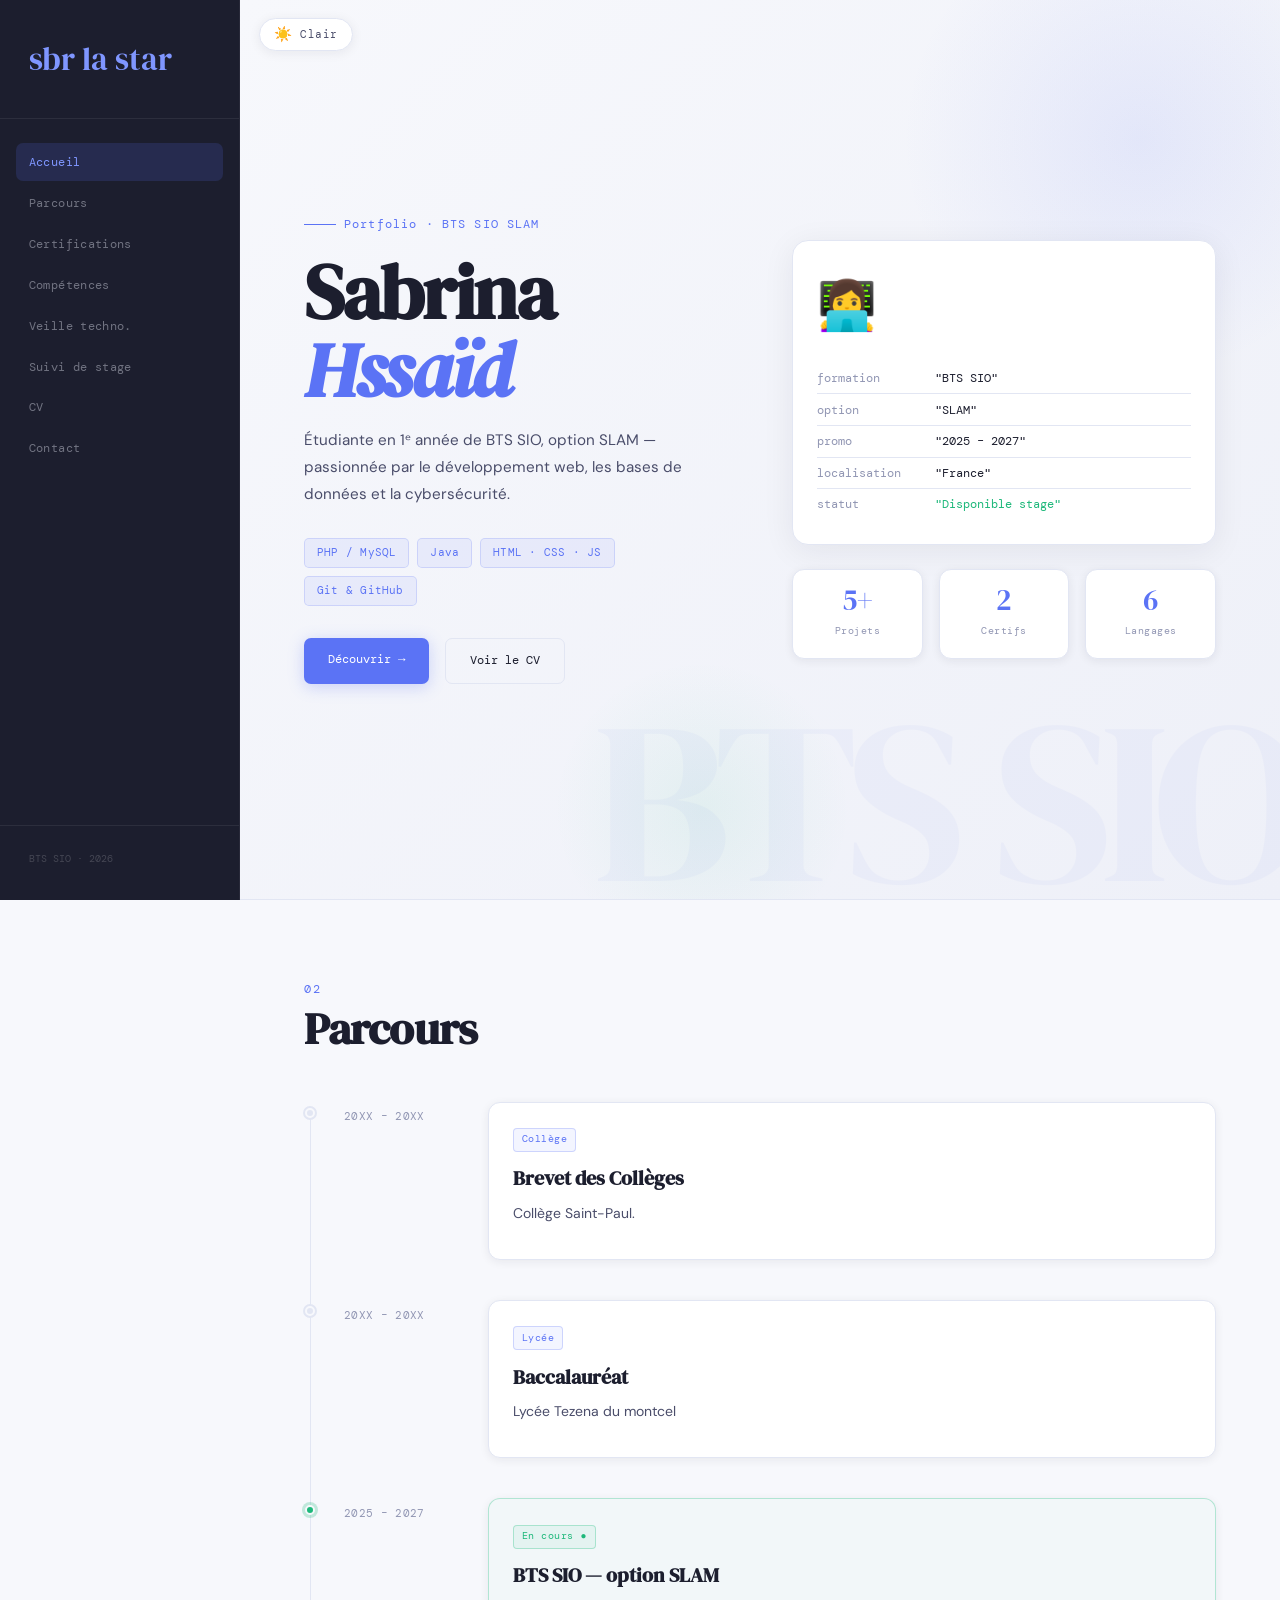
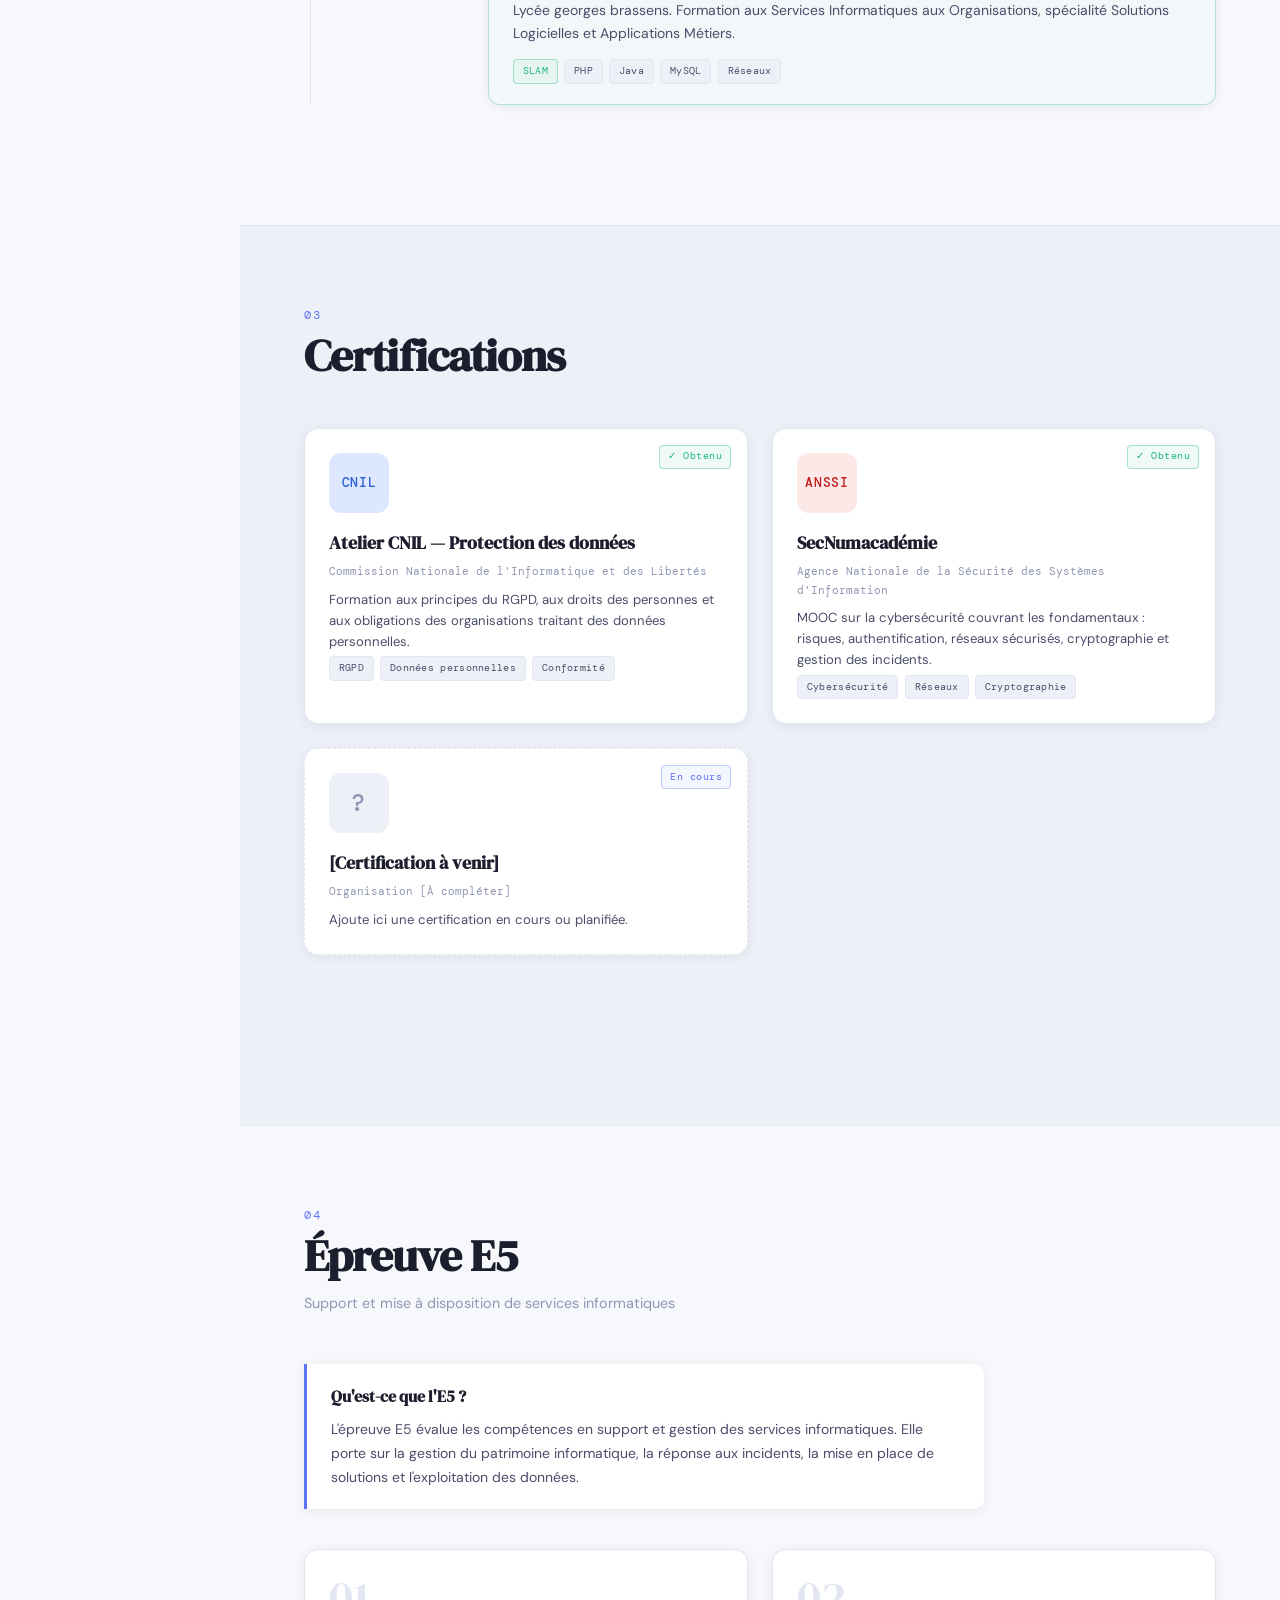
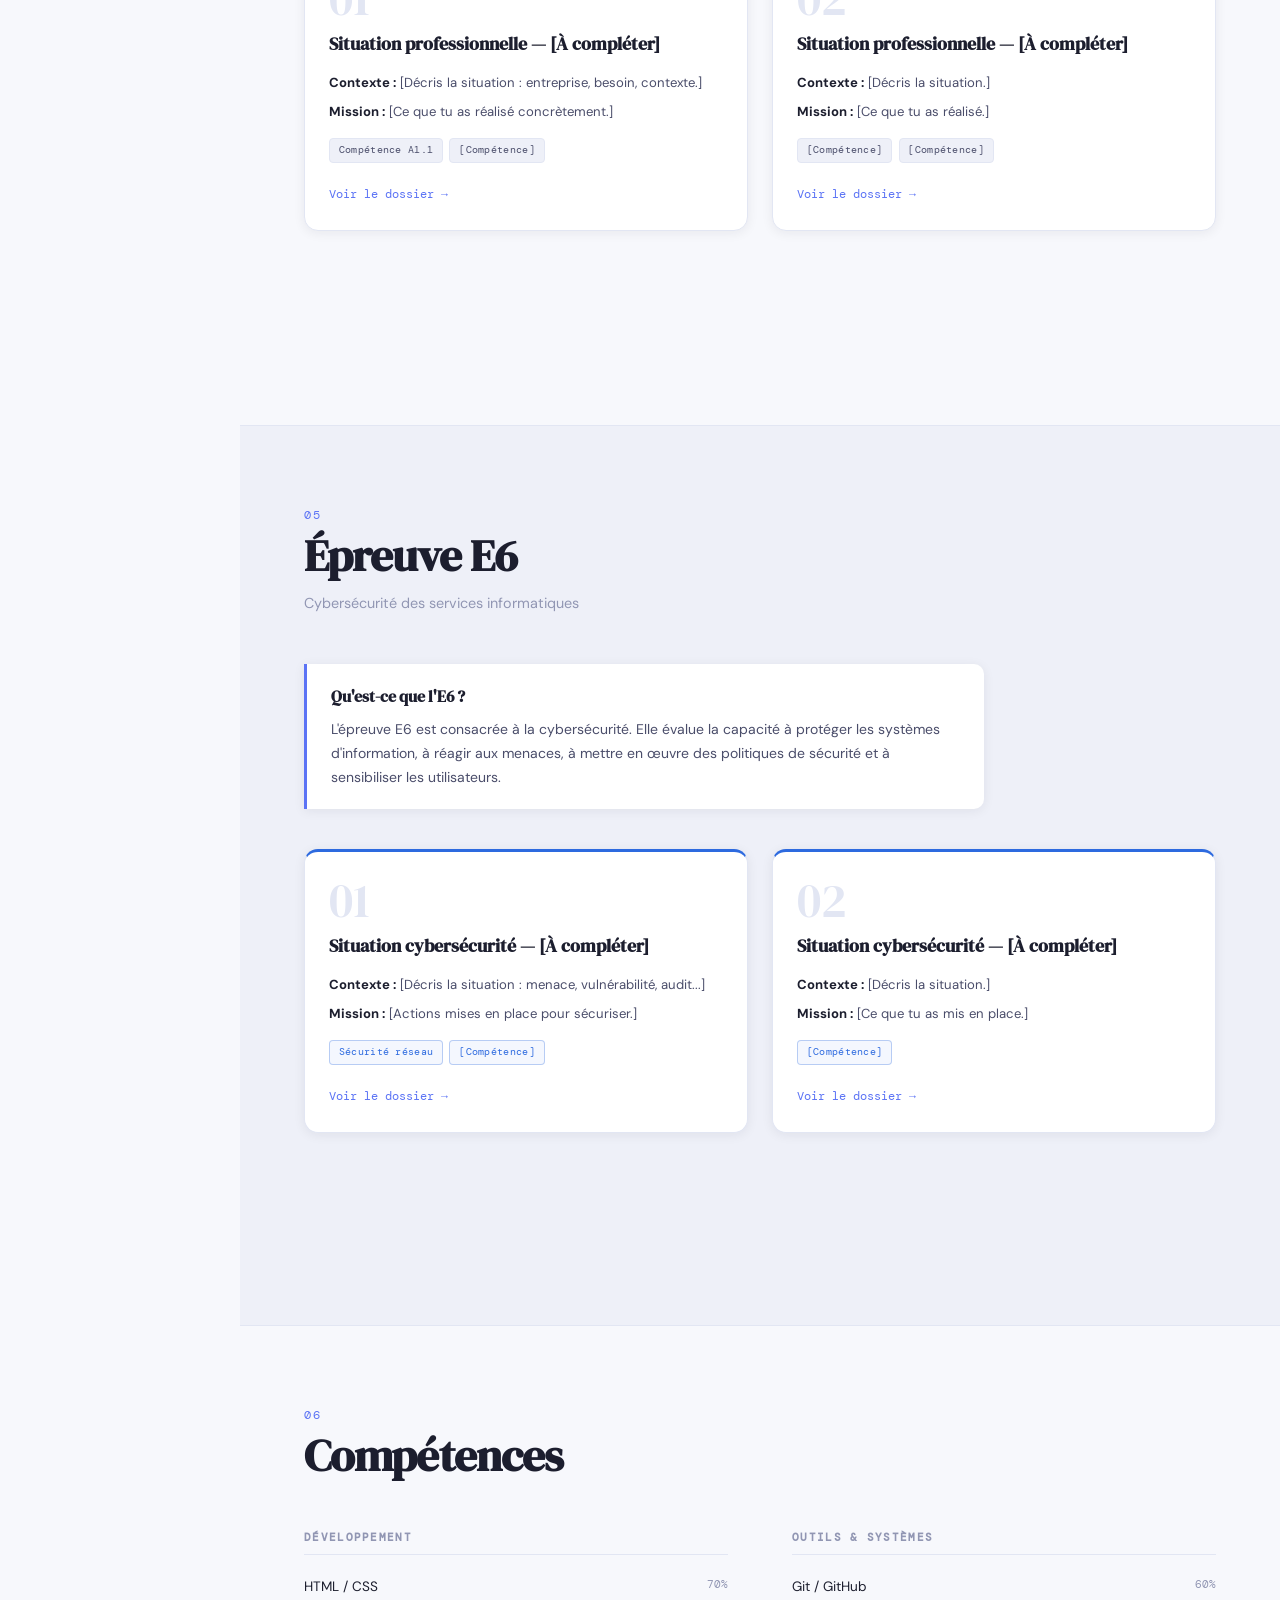
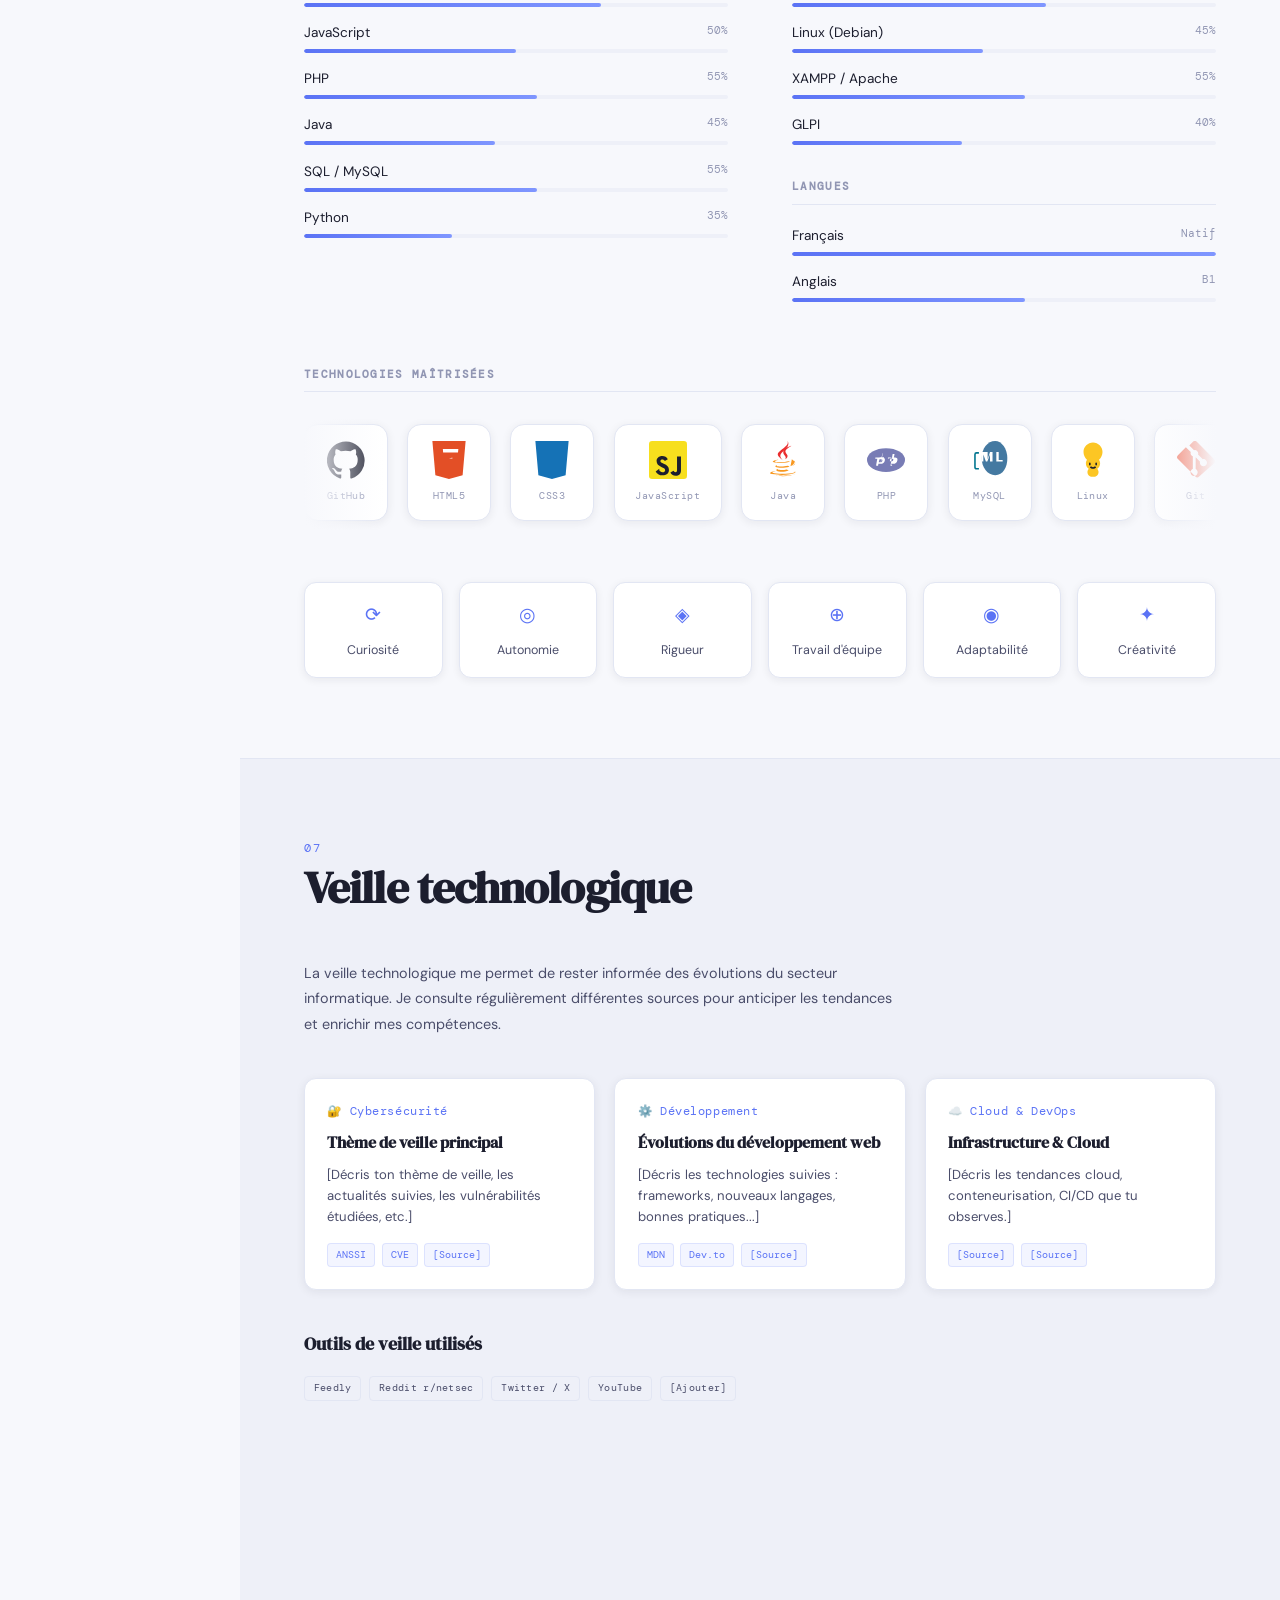
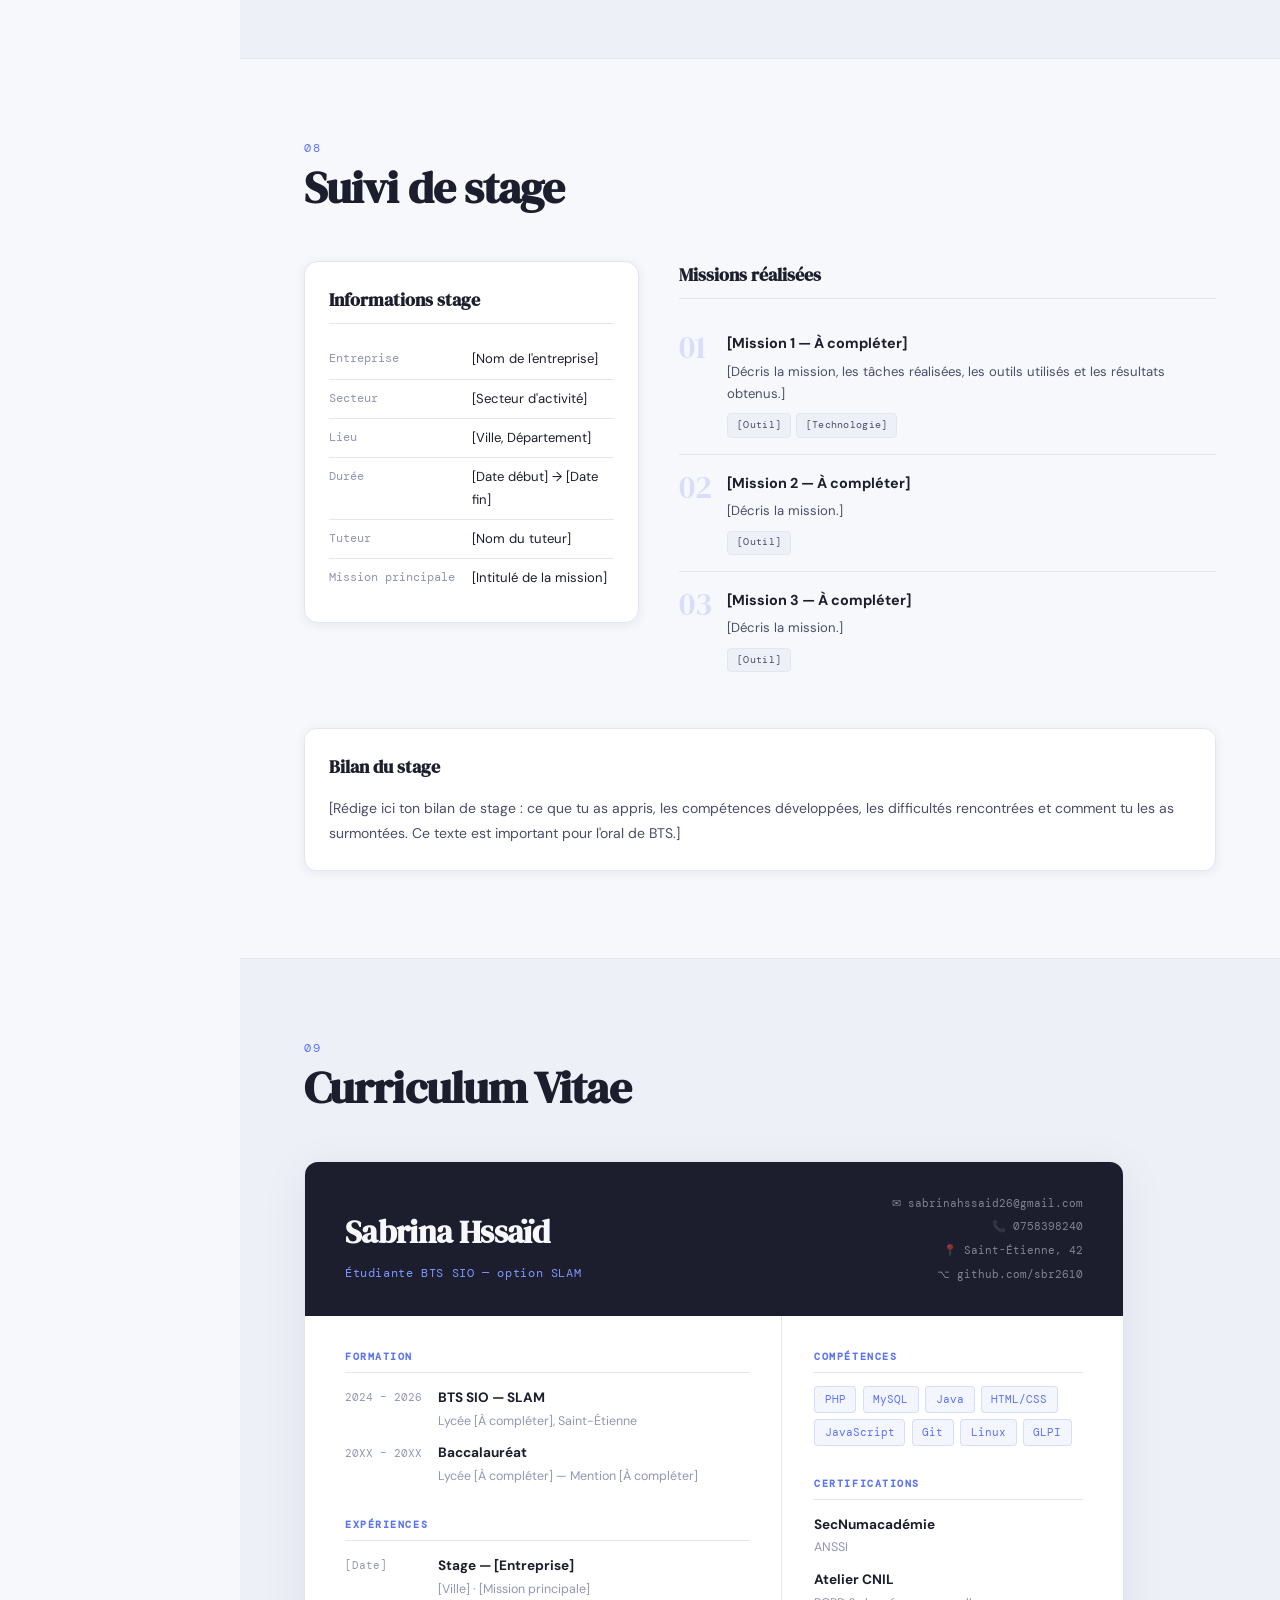
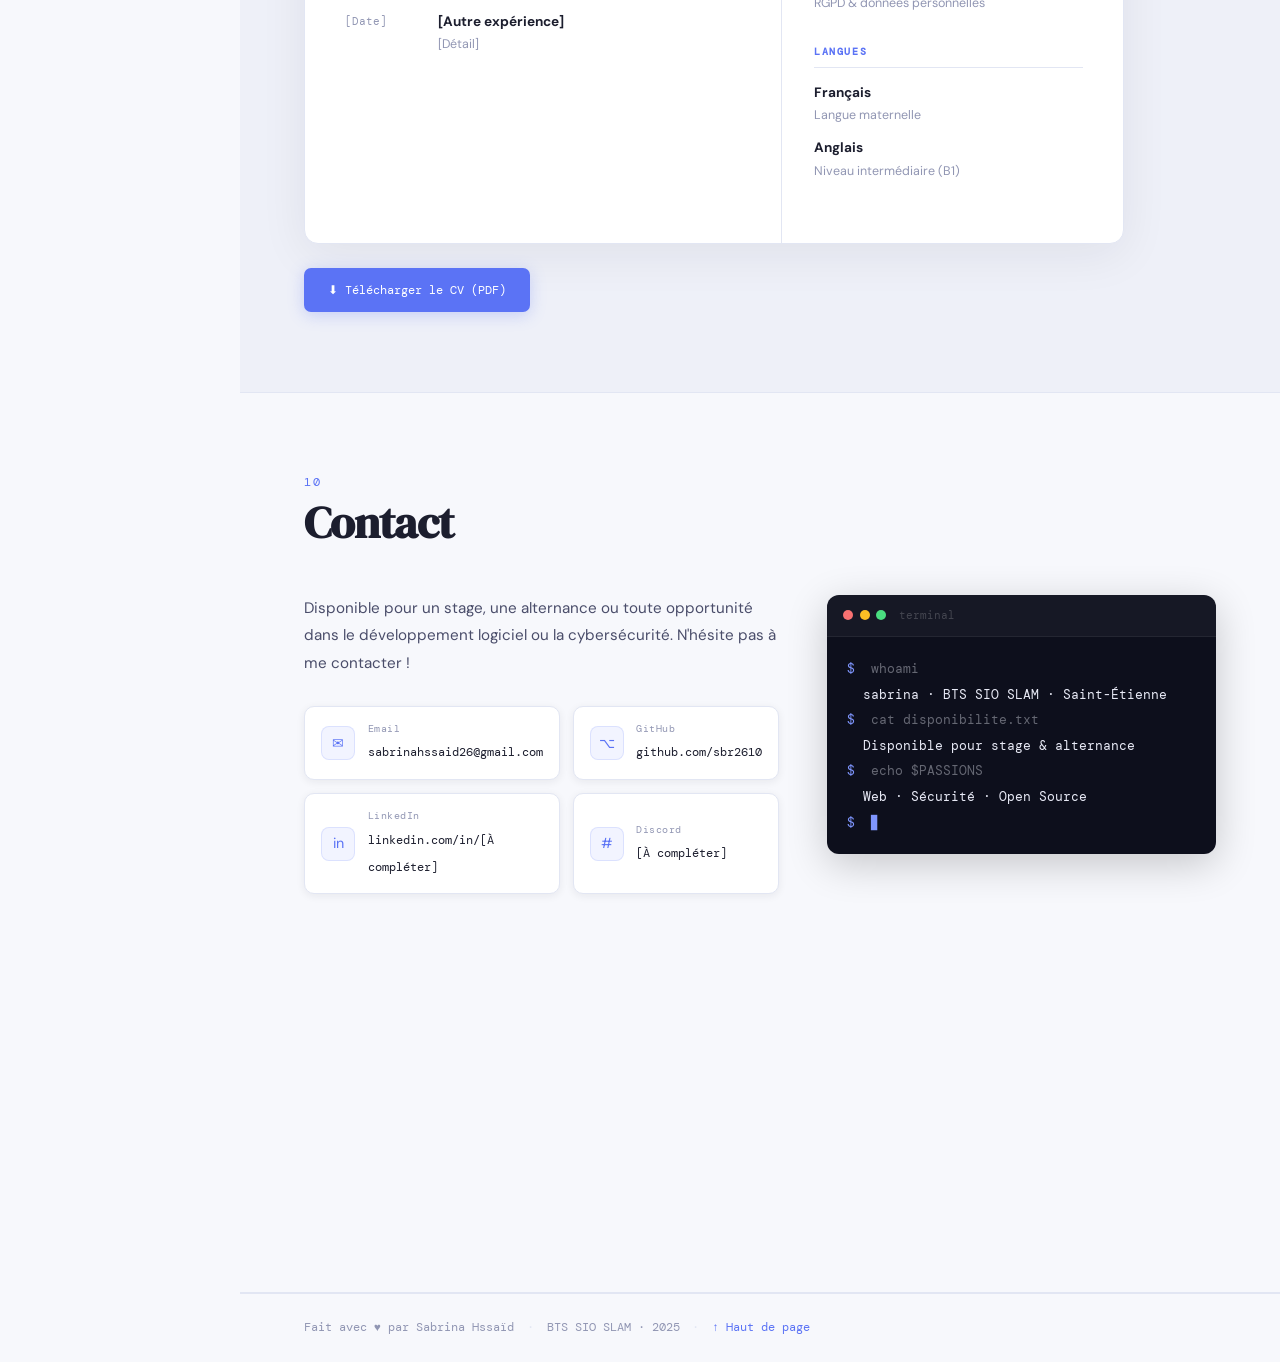
<file: portfolio2.html>
<!DOCTYPE html>
<html lang="fr" data-theme="light">
<head>
<meta charset="UTF-8">
<meta name="viewport" content="width=device-width, initial-scale=1.0">
<title>Sabrina Hssaïd — Portfolio BTS SIO</title>
<link rel="preconnect" href="https://fonts.googleapis.com">
<link href="https://fonts.googleapis.com/css2?family=DM+Serif+Display:ital@0;1&family=DM+Mono:wght@300;400;500&family=DM+Sans:wght@300;400;500;600&display=swap" rel="stylesheet">
<link rel="stylesheet" href="portfolio2.css">
</head>
<body>

<!-- BOUTON CLAIR / SOMBRE -->
<button class="theme-toggle" id="themeToggle" aria-label="Changer le thème">
  <span class="theme-toggle-icon" id="themeIcon">☀️</span>
  <span class="theme-toggle-label" id="themeLabel">Clair</span>
</button>

<!-- SIDEBAR NAV -->
<aside class="sidebar" id="sidebar">
  <div class="sidebar-logo">
    <span class="logo-s">sbr la star </span>
  </div>
  <nav class="sidebar-nav">
    <a href="#accueil"        class="nav-item active" data-section="accueil">
      <span class="nav-label">Accueil</span>
    </a>
    <a href="#parcours"       class="nav-item" data-section="parcours">
      <span class="nav-label">Parcours</span>
    </a>
    <a href="#certifications" class="nav-item" data-section="certifications">
      <span class="nav-label">Certifications</span>
    </a>
    <a href="#competences"    class="nav-item" data-section="competences">
      <span class="nav-label">Compétences</span>
    </a>
    <a href="#veille"         class="nav-item" data-section="veille">
      <span class="nav-label">Veille techno.</span>
    </a>
    <a href="#stage"          class="nav-item" data-section="stage">
      <span class="nav-label">Suivi de stage</span>
    </a>
    <a href="#cv"             class="nav-item" data-section="cv">
      <span class="nav-label">CV</span>
    </a>
    <a href="#contact"        class="nav-item" data-section="contact">
      <span class="nav-label">Contact</span>
    </a>
  </nav>
  <div class="sidebar-footer">BTS SIO · 2026</div>
</aside>

<!-- MOBILE TOPBAR -->
<div class="topbar">
  <span class="logo-s" style="font-family:'DM Serif Display',serif;font-size:1.5rem;color:var(--accent2);">S</span>
  <button class="menu-btn" id="menuBtn">☰</button>
</div>
<div class="mobile-overlay" id="mobileOverlay"></div>

<!-- MAIN -->
<main class="main">

  <!-- ══════ ACCUEIL ══════ -->
  <section id="accueil" class="section section--hero">
    <div class="hero-bg-text">BTS SIO</div>
    <div class="hero-inner">
      <div class="hero-left">
        <div class="hero-tag">Portfolio · BTS SIO SLAM</div>
        <h1 class="hero-name">Sabrina<br><em>Hssaïd</em></h1>
        <p class="hero-sub">Étudiante en 1ᵉ année de BTS SIO, option SLAM — passionnée par le développement web, les bases de données et la cybersécurité.</p>
        <div class="hero-chips">
          <span class="chip">PHP / MySQL</span>
          <span class="chip">Java</span>
          <span class="chip">HTML · CSS · JS</span>
          <span class="chip">Git & GitHub</span>
        </div>
        <div class="hero-cta">
          <a href="#parcours" class="btn-main">Découvrir →</a>
          <a href="#cv" class="btn-line">Voir le CV</a>
        </div>
      </div>
      <div class="hero-right">
        <div class="hero-card">
          <span class="hcard-avatar">👩‍💻</span>
          <div class="hcard-info">
            <div class="hcard-row"><span class="hcard-key">formation</span><span class="hcard-val">"BTS SIO"</span></div>
            <div class="hcard-row"><span class="hcard-key">option</span><span class="hcard-val">"SLAM"</span></div>
            <div class="hcard-row"><span class="hcard-key">promo</span><span class="hcard-val">"2025 – 2027"</span></div>
            <div class="hcard-row"><span class="hcard-key">localisation</span><span class="hcard-val">"France"</span></div>
            <div class="hcard-row"><span class="hcard-key">statut</span><span class="hcard-val hcard-green">"Disponible stage"</span></div>
          </div>
        </div>
        <div class="hero-stat-grid">
          <div class="hstat"><span class="hstat-n">5+</span><span class="hstat-l">Projets</span></div>
          <div class="hstat"><span class="hstat-n">2</span><span class="hstat-l">Certifs</span></div>
          <div class="hstat"><span class="hstat-n">6</span><span class="hstat-l">Langages</span></div>
        </div>
      </div>
    </div>
  </section>

  <!-- ══════ PARCOURS ══════ -->
  <section id="parcours" class="section">
    <div class="section-head">
      <span class="section-num">02</span>
      <h2 class="section-title">Parcours</h2>
    </div>
    <div class="timeline">
      <div class="tl-item">
        <div class="tl-dot"></div>
        <div class="tl-date">20XX – 20XX</div>
        <div class="tl-card">
          <div class="tl-badge">Collège</div>
          <h3 class="tl-title">Brevet des Collèges</h3>
          <p class="tl-desc">Collège Saint-Paul.</p>
        </div>
      </div>
      <div class="tl-item">
        <div class="tl-dot"></div>
        <div class="tl-date">20XX – 20XX</div>
        <div class="tl-card">
          <div class="tl-badge">Lycée</div>
          <h3 class="tl-title">Baccalauréat</h3>
          <p class="tl-desc">Lycée Tezena du montcel </p>
        </div>
      </div>
      <div class="tl-item">
        <div class="tl-dot tl-dot--active"></div>
        <div class="tl-date">2025 – 2027</div>
        <div class="tl-card tl-card--active">
          <div class="tl-badge tl-badge--active">En cours ●</div>
          <h3 class="tl-title">BTS SIO — option SLAM</h3>
          <p class="tl-desc">Lycée georges brassens. Formation aux Services Informatiques aux Organisations, spécialité Solutions Logicielles et Applications Métiers.</p>
          <div class="tl-tags">
            <span class="tag tag--active">SLAM</span>
            <span class="tag">PHP</span><span class="tag">Java</span>
            <span class="tag">MySQL</span><span class="tag">Réseaux</span>
          </div>
        </div>
      </div>
    </div>
  </section>

  <!-- ══════ CERTIFICATIONS ══════ -->
  <section id="certifications" class="section section--alt">
    <div class="section-head">
      <span class="section-num">03</span>
      <h2 class="section-title">Certifications</h2>
    </div>
    <div class="certif-grid">
      <div class="certif-card">
        <div class="certif-logo certif-logo--cnil">CNIL</div>
        <div class="certif-body">
          <h3 class="certif-name">Atelier CNIL — Protection des données</h3>
          <p class="certif-org">Commission Nationale de l'Informatique et des Libertés</p>
          <p class="certif-desc">Formation aux principes du RGPD, aux droits des personnes et aux obligations des organisations traitant des données personnelles.</p>
          <div class="certif-tags"><span class="tag">RGPD</span><span class="tag">Données personnelles</span><span class="tag">Conformité</span></div>
        </div>
        <div class="certif-stamp">✓ Obtenu</div>
      </div>
      <div class="certif-card">
        <div class="certif-logo certif-logo--anssi">ANSSI</div>
        <div class="certif-body">
          <h3 class="certif-name">SecNumacadémie</h3>
          <p class="certif-org">Agence Nationale de la Sécurité des Systèmes d'Information</p>
          <p class="certif-desc">MOOC sur la cybersécurité couvrant les fondamentaux : risques, authentification, réseaux sécurisés, cryptographie et gestion des incidents.</p>
          <div class="certif-tags"><span class="tag">Cybersécurité</span><span class="tag">Réseaux</span><span class="tag">Cryptographie</span></div>
        </div>
        <div class="certif-stamp">✓ Obtenu</div>
      </div>
      <div class="certif-card certif-card--placeholder">
        <div class="certif-logo certif-logo--ph">?</div>
        <div class="certif-body">
          <h3 class="certif-name">[Certification à venir]</h3>
          <p class="certif-org">Organisation [À compléter]</p>
          <p class="certif-desc">Ajoute ici une certification en cours ou planifiée.</p>
        </div>
        <div class="certif-stamp certif-stamp--soon">En cours</div>
      </div>
    </div>
  </section>

  <!-- ══════ E5 ══════ -->
  <section id="e5" class="section">
    <div class="section-head">
      <span class="section-num">04</span>
      <h2 class="section-title">Épreuve E5</h2>
      <p class="section-sub">Support et mise à disposition de services informatiques</p>
    </div>
    <div class="epreuve-intro">
      <div class="epreuve-def">
        <h3>Qu'est-ce que l'E5 ?</h3>
        <p>L'épreuve E5 évalue les compétences en support et gestion des services informatiques. Elle porte sur la gestion du patrimoine informatique, la réponse aux incidents, la mise en place de solutions et l'exploitation des données.</p>
      </div>
    </div>
    <div class="situation-grid">
      <div class="situ-card">
        <div class="situ-num">01</div>
        <h3 class="situ-title">Situation professionnelle — [À compléter]</h3>
        <p class="situ-context"><strong>Contexte :</strong> [Décris la situation : entreprise, besoin, contexte.]</p>
        <p class="situ-mission"><strong>Mission :</strong> [Ce que tu as réalisé concrètement.]</p>
        <div class="situ-compet"><span class="tag">Compétence A1.1</span><span class="tag">[Compétence]</span></div>
        <a href="#" class="situ-link">Voir le dossier →</a>
      </div>
      <div class="situ-card">
        <div class="situ-num">02</div>
        <h3 class="situ-title">Situation professionnelle — [À compléter]</h3>
        <p class="situ-context"><strong>Contexte :</strong> [Décris la situation.]</p>
        <p class="situ-mission"><strong>Mission :</strong> [Ce que tu as réalisé.]</p>
        <div class="situ-compet"><span class="tag">[Compétence]</span><span class="tag">[Compétence]</span></div>
        <a href="#" class="situ-link">Voir le dossier →</a>
      </div>
    </div>
  </section>

  <!-- ══════ E6 ══════ -->
  <section id="e6" class="section section--alt">
    <div class="section-head">
      <span class="section-num">05</span>
      <h2 class="section-title">Épreuve E6</h2>
      <p class="section-sub">Cybersécurité des services informatiques</p>
    </div>
    <div class="epreuve-intro">
      <div class="epreuve-def">
        <h3>Qu'est-ce que l'E6 ?</h3>
        <p>L'épreuve E6 est consacrée à la cybersécurité. Elle évalue la capacité à protéger les systèmes d'information, à réagir aux menaces, à mettre en œuvre des politiques de sécurité et à sensibiliser les utilisateurs.</p>
      </div>
    </div>
    <div class="situation-grid">
      <div class="situ-card situ-card--cyber">
        <div class="situ-num">01</div>
        <h3 class="situ-title">Situation cybersécurité — [À compléter]</h3>
        <p class="situ-context"><strong>Contexte :</strong> [Décris la situation : menace, vulnérabilité, audit...]</p>
        <p class="situ-mission"><strong>Mission :</strong> [Actions mises en place pour sécuriser.]</p>
        <div class="situ-compet"><span class="tag tag--cyber">Sécurité réseau</span><span class="tag tag--cyber">[Compétence]</span></div>
        <a href="#" class="situ-link">Voir le dossier →</a>
      </div>
      <div class="situ-card situ-card--cyber">
        <div class="situ-num">02</div>
        <h3 class="situ-title">Situation cybersécurité — [À compléter]</h3>
        <p class="situ-context"><strong>Contexte :</strong> [Décris la situation.]</p>
        <p class="situ-mission"><strong>Mission :</strong> [Ce que tu as mis en place.]</p>
        <div class="situ-compet"><span class="tag tag--cyber">[Compétence]</span></div>
        <a href="#" class="situ-link">Voir le dossier →</a>
      </div>
    </div>
  </section>

  <!-- ══════ COMPÉTENCES ══════ -->
  <section id="competences" class="section">
    <div class="section-head">
      <span class="section-num">06</span>
      <h2 class="section-title">Compétences</h2>
    </div>

    <!-- Barres de compétences -->
    <div class="comp-grid">
      <div class="comp-col">
        <h3 class="comp-group">Développement</h3>
        <div class="skill-item">
          <div class="skill-top"><span class="skill-name">HTML / CSS</span><span class="skill-pct">70%</span></div>
          <div class="skill-bar"><div class="skill-fill" style="width:70%"></div></div>
        </div>
        <div class="skill-item">
          <div class="skill-top"><span class="skill-name">JavaScript</span><span class="skill-pct">50%</span></div>
          <div class="skill-bar"><div class="skill-fill" style="width:50%"></div></div>
        </div>
        <div class="skill-item">
          <div class="skill-top"><span class="skill-name">PHP</span><span class="skill-pct">55%</span></div>
          <div class="skill-bar"><div class="skill-fill" style="width:55%"></div></div>
        </div>
        <div class="skill-item">
          <div class="skill-top"><span class="skill-name">Java</span><span class="skill-pct">45%</span></div>
          <div class="skill-bar"><div class="skill-fill" style="width:45%"></div></div>
        </div>
        <div class="skill-item">
          <div class="skill-top"><span class="skill-name">SQL / MySQL</span><span class="skill-pct">55%</span></div>
          <div class="skill-bar"><div class="skill-fill" style="width:55%"></div></div>
        </div>
        <div class="skill-item">
          <div class="skill-top"><span class="skill-name">Python</span><span class="skill-pct">35%</span></div>
          <div class="skill-bar"><div class="skill-fill" style="width:35%"></div></div>
        </div>
      </div>
      <div class="comp-col">
        <h3 class="comp-group">Outils & Systèmes</h3>
        <div class="skill-item">
          <div class="skill-top"><span class="skill-name">Git / GitHub</span><span class="skill-pct">60%</span></div>
          <div class="skill-bar"><div class="skill-fill" style="width:60%"></div></div>
        </div>
        <div class="skill-item">
          <div class="skill-top"><span class="skill-name">Linux (Debian)</span><span class="skill-pct">45%</span></div>
          <div class="skill-bar"><div class="skill-fill" style="width:45%"></div></div>
        </div>
        <div class="skill-item">
          <div class="skill-top"><span class="skill-name">XAMPP / Apache</span><span class="skill-pct">55%</span></div>
          <div class="skill-bar"><div class="skill-fill" style="width:55%"></div></div>
        </div>
        <div class="skill-item">
          <div class="skill-top"><span class="skill-name">GLPI</span><span class="skill-pct">40%</span></div>
          <div class="skill-bar"><div class="skill-fill" style="width:40%"></div></div>
        </div>
        <h3 class="comp-group" style="margin-top:2rem;">Langues</h3>
        <div class="skill-item">
          <div class="skill-top"><span class="skill-name">Français</span><span class="skill-pct">Natif</span></div>
          <div class="skill-bar"><div class="skill-fill" style="width:100%"></div></div>
        </div>
        <div class="skill-item">
          <div class="skill-top"><span class="skill-name">Anglais</span><span class="skill-pct">B1</span></div>
          <div class="skill-bar"><div class="skill-fill" style="width:55%"></div></div>
        </div>
      </div>
    </div>

    <!-- ══ CARROUSEL LOGOS TECH ══ -->
    <div class="tech-carousel-section">
      <h3 class="tech-carousel-label">Technologies maîtrisées</h3>
      <div class="tech-carousel-wrap">
        <div class="tech-carousel" id="techCarousel">

          <!-- GitHub -->
          <div class="tech-logo">
            <svg viewBox="0 0 24 24" fill="none" xmlns="http://www.w3.org/2000/svg">
              <path fill="#1c1e2e" d="M12 .3a12 12 0 0 0-3.8 23.4c.6.1.8-.3.8-.6v-2c-3.3.7-4-1.6-4-1.6-.6-1.4-1.4-1.8-1.4-1.8-1-.7.1-.7.1-.7 1.2.1 1.8 1.2 1.8 1.2 1 1.8 2.8 1.3 3.5 1 .1-.8.4-1.3.7-1.6-2.7-.3-5.5-1.3-5.5-5.9 0-1.3.5-2.4 1.2-3.2-.1-.3-.5-1.5.1-3.2 0 0 1-.3 3.3 1.2a11.5 11.5 0 0 1 6 0c2.3-1.5 3.3-1.2 3.3-1.2.6 1.7.2 2.9.1 3.2.8.8 1.2 1.9 1.2 3.2 0 4.6-2.8 5.6-5.5 5.9.4.4.8 1.1.8 2.2v3.3c0 .3.2.7.8.6A12 12 0 0 0 12 .3z"/>
            </svg>
            <span class="tech-logo-label">GitHub</span>
          </div>

          <!-- HTML5 -->
          <div class="tech-logo">
            <svg viewBox="0 0 24 24" xmlns="http://www.w3.org/2000/svg">
              <path fill="#e34f26" d="M1.5 0h21l-1.9 21.6L12 24l-8.6-2.4L1.5 0zm7.1 10.2-.2-2.5H17l-.2 2.1-4.8 1.3 4.6-.1-.3 3.4-4.3 1.2-4.3-1.2-.3-3h2.5l.1 1.4 2 .5 2-.5.2-2.3-7.6.1zm-.5-5.1.2 2.1h9.4l.2-2.1H8.1z"/>
            </svg>
            <span class="tech-logo-label">HTML5</span>
          </div>

          <!-- CSS3 -->
          <div class="tech-logo">
            <svg viewBox="0 0 24 24" xmlns="http://www.w3.org/2000/svg">
              <path fill="#1572b6" d="M1.5 0h21l-1.9 21.6L12 24l-8.6-2.4L1.5 0zm13.9 14.7-4.6 1.3-4.5-1.3-.3-3.3h2.5l.1 1.5 2.2.6 2.2-.6.2-2.7H7.9l-.2-2.4h8.3l.2-2.2H5.8l-.2-2h12.8l-.8 9.1z"/>
            </svg>
            <span class="tech-logo-label">CSS3</span>
          </div>

          <!-- JavaScript -->
          <div class="tech-logo">
            <svg viewBox="0 0 24 24" xmlns="http://www.w3.org/2000/svg">
              <rect width="24" height="24" rx="2" fill="#f7df1e"/>
              <path fill="#1c1e2e" d="M6.5 18.5c.4.7 1 1.2 2 1.2 1.1 0 1.7-.5 1.7-1.3 0-.9-.7-1.2-1.8-1.7l-.6-.3c-1.8-.8-3-1.7-3-3.7 0-1.8 1.4-3.2 3.6-3.2 1.6 0 2.7.6 3.5 2l-1.9 1.2c-.4-.7-.9-1-1.6-1-.7 0-1.2.4-1.2 1 0 .7.4 1 1.5 1.4l.6.3c2.1.9 3.3 1.8 3.3 3.9 0 2.2-1.7 3.4-4 3.4-2.2 0-3.7-1.1-4.4-2.5l2.3-1.7zm9 .3c.3.6.6.9 1.2.9.6 0 1-.2 1-1.2V9.8h2.5v8.8c0 2.3-1.3 3.3-3.3 3.3-1.8 0-2.9-.9-3.4-2l2-1.1z"/>
            </svg>
            <span class="tech-logo-label">JavaScript</span>
          </div>

          <!-- Java -->
          <div class="tech-logo">
            <svg viewBox="0 0 24 24" xmlns="http://www.w3.org/2000/svg">
              <path fill="#f89820" d="M8.9 17.5s-.9.5.6.7c1.8.2 2.8.2 4.8-.2 0 0 .5.3 1.3.6-4.6 2-10.4-.1-6.7-1.1zm-.5-2.4s-1 .7.5.9c2 .2 3.5.2 6.2-.3 0 0 .4.4 1 .5-5.5 1.6-11.6.1-7.7-1.1z"/>
              <path fill="#ea2d2e" d="M13.3 9.4c1.1 1.3-.3 2.4-.3 2.4s2.9-1.5 1.5-3.3c-1.2-1.7-2.2-2.6 3-5.5 0 0-8.2 2-4.2 6.4z"/>
              <path fill="#f89820" d="M19.3 19.1s.7.6-.7.9c-2.6.8-10.7 1-13 0-.8-.3.7-.8 1.2-.9.5-.1.8-.1.8-.1-.9-.6-6 1.3-2.6 1.9 9.4 1.5 17.1-.7 14.3-1.8zm-10-7.2s-4.2 1-1.5 1.4c1.1.1 3.4.1 5.4-.1 1.7-.2 3.4-.5 3.4-.5s-.6.3-1 .5c-4.1 1.1-12 .6-9.7-.5 2-1 3.4-.8 3.4-.8zm7.4 4.1c4.2-2.2 2.3-4.3.9-4 1.4-.2 3.4 1.8.9 3.3-.1.1-.9.7-.9.7l.9-.5c1.4-.8 2-1.8-.9-4"/>
              <path fill="#ea2d2e" d="M14.8 0s2.4 2.4-2.3 6.1c-3.8 3-1.8 4.7 0 6.6C10 10.5 7.5 9 9.3 7.1 11.9 4.5 16.2 2.6 14.8 0z"/>
              <path fill="#f89820" d="M9.7 21.8c4 .3 10.2-.2 10.3-1.2 0 0-.3.7-3.3 1.2-3.4.6-7.5.5-10-.1 0 0 .5.4 3 .1z"/>
            </svg>
            <span class="tech-logo-label">Java</span>
          </div>

          <!-- PHP -->
          <div class="tech-logo">
            <svg viewBox="0 0 24 24" xmlns="http://www.w3.org/2000/svg">
              <ellipse cx="12" cy="12" rx="12" ry="7.5" fill="#787cb5"/>
              <path fill="#fff" d="M5.8 15l.7-3.8H5.2l.1-.8h4.4c1.1 0 1.8.6 1.6 1.7-.3 1.6-1.3 2.3-2.8 2.3H7.2L7 15.7H5.8L5.8 15zm1.6-1.6h1c.7 0 1.2-.3 1.3-1 .1-.5-.2-.8-.9-.8h-.9l-.5 1.8zm5.8-2.2.1-.8h4.4c1.1 0 1.8.6 1.5 1.7-.3 1.6-1.3 2.3-2.8 2.3h-1.3L16 15.7h-1.2l1.4-7.5h1.2l-.6 3.2h-.9l.3-1.2zm1.5 0-.3 1.6h.9c.7 0 1.2-.3 1.3-1 .1-.5-.2-.8-.9-.8h-1zm-5.9-3.5h1.2l-.5 2.5h1.3l-.2.8h-1.3l-.5 2.5H8.6l.5-2.5H7.8l.2-.8h1.2l.6-2.5z"/>
            </svg>
            <span class="tech-logo-label">PHP</span>
          </div>

          <!-- MySQL -->
          <div class="tech-logo">
            <svg viewBox="0 0 24 24" xmlns="http://www.w3.org/2000/svg">
              <path fill="#4479a1" d="M16.5 0C11 0 7 5.4 7 12s4 12 9.5 12S25 18.6 25 12 21 0 16.5 0z" transform="scale(.9) translate(.5)"/>
              <path fill="#fff" d="M9 7h1.5v4.5L12 7h1.6v6H12V8.5L10.3 13H9.4L7.8 8.5V13H6.5V7H9zm7 0h1.5v5h2.5v1H16V7z"/>
              <path fill="#00758f" d="M2 16.5c0 .8.6 1.5 1.5 1.5H5v-1H3.5a.5.5 0 0 1-.5-.5V8.5a.5.5 0 0 1 .5-.5H5V7H3.5A1.5 1.5 0 0 0 2 8.5v8z"/>
            </svg>
            <span class="tech-logo-label">MySQL</span>
          </div>

          <!-- Linux -->
          <div class="tech-logo">
            <svg viewBox="0 0 24 24" xmlns="http://www.w3.org/2000/svg">
              <path fill="#fcc624" d="M12 1C8.7 1 6 3.7 6 7c0 2 .9 3.7 2.2 4.9-.3.5-.7 1.3-.7 2.1 0 1.5.7 2.8 1.8 3.6-.4.5-.8 1.2-.8 2 0 1.7 1.3 3 3 3h1c1.7 0 3-1.3 3-3 0-.8-.4-1.5-.8-2 1.1-.8 1.8-2.1 1.8-3.6 0-.8-.4-1.6-.7-2.1C17.1 10.7 18 9 18 7c0-3.3-2.7-6-6-6z"/>
              <path fill="#1c1e2e" d="M10 15.5c-.3 0-.5-.2-.5-.5v-1c0-.3.2-.5.5-.5s.5.2.5.5v1c0 .3-.2.5-.5.5zm4 0c-.3 0-.5-.2-.5-.5v-1c0-.3.2-.5.5-.5s.5.2.5.5v1c0 .3-.2.5-.5.5zm-2 2c-.8 0-1.5-.3-2-.8l.7-.7c.3.3.8.5 1.3.5s1-.2 1.3-.5l.7.7c-.5.5-1.2.8-2 .8z"/>
            </svg>
            <span class="tech-logo-label">Linux</span>
          </div>

          <!-- Git -->
          <div class="tech-logo">
            <svg viewBox="0 0 24 24" xmlns="http://www.w3.org/2000/svg">
              <path fill="#f05032" d="M23.5 11.5 12.5.5a1.7 1.7 0 0 0-2.4 0L7.8 2.8l3 3c.7-.2 1.5 0 2 .6.6.6.8 1.4.5 2.1l3 3c.7-.2 1.5 0 2 .6.9.9.9 2.3 0 3.2-.9.9-2.3.9-3.2 0-.6-.6-.8-1.5-.5-2.2l-2.8-2.8v7.4c.2.1.4.3.6.5.9.9.9 2.3 0 3.2-.9.9-2.3.9-3.2 0-.9-.9-.9-2.3 0-3.2.2-.2.5-.4.8-.5V9.7c-.3-.1-.6-.3-.8-.5a2.3 2.3 0 0 1-.5-2.3L5.6 4l-5 5a1.7 1.7 0 0 0 0 2.4l11 11a1.7 1.7 0 0 0 2.4 0L23.5 14a1.7 1.7 0 0 0 0-2.5z"/>
            </svg>
            <span class="tech-logo-label">Git</span>
          </div>

          <!-- Python -->
          <div class="tech-logo">
            <svg viewBox="0 0 24 24" xmlns="http://www.w3.org/2000/svg">
              <path fill="#3776ab" d="M11.9 2C8.6 2 8.8 3.4 8.8 3.4V5h3.2v.5H6C4.3 5.5 3 6.9 3 9.1c0 2.3 1.1 3.4 2.8 3.4H7V11c0-1.5 1.1-2.5 2.7-2.5h4.4c1.4 0 2.4-1 2.4-2.3V3.8C16.5 2.5 15.3 2 11.9 2zM10 4.2a.8.8 0 1 1 0 1.6.8.8 0 0 1 0-1.6z"/>
              <path fill="#ffd43b" d="M12.1 22c3.3 0 3.1-1.4 3.1-1.4V19h-3.2v-.5H18c1.7 0 3-1.4 3-3.6 0-2.3-1.1-3.4-2.8-3.4H17v1.5c0 1.5-1.1 2.5-2.7 2.5H9.9c-1.4 0-2.4 1-2.4 2.3v3.5c0 1.3 1.2 1.7 4.6 1.7zm1.9-2.2a.8.8 0 1 1 0-1.6.8.8 0 0 1 0 1.6z"/>
            </svg>
            <span class="tech-logo-label">Python</span>
          </div>

          <!-- VS Code -->
          <div class="tech-logo">
            <svg viewBox="0 0 24 24" xmlns="http://www.w3.org/2000/svg">
              <path fill="#007acc" d="M23.2 2.8 17 .1l-6.5 6L4 2.4.8 4 0 19.5l4 2.1 6.5-4 6.2 5.9 6.5-2.7V2.8zM4 17.2l-1.5-.8V7l1.5-.7v11zm6.8.4L5.5 12l5.3-5.6V17.6zm6.4.4-5.6-5 2-2 3.6 2V7.4l-3.6 2-2-2 5.6-5v15.6zm2.3-.8-1.5.8V6.3l1.5.7v10.2z"/>
            </svg>
            <span class="tech-logo-label">VS Code</span>
          </div>

          <!-- GLPI -->
          <div class="tech-logo">
            <svg viewBox="0 0 24 24" xmlns="http://www.w3.org/2000/svg">
              <rect width="24" height="24" rx="4" fill="#1a6496"/>
              <text x="12" y="17" text-anchor="middle" font-family="monospace" font-weight="700" font-size="9" fill="#fff">GLPI</text>
            </svg>
            <span class="tech-logo-label">GLPI</span>
          </div>

          <!-- Doublons pour boucle infinie fluide -->
          <div class="tech-logo">
            <svg viewBox="0 0 24 24" fill="none" xmlns="http://www.w3.org/2000/svg">
              <path fill="#1c1e2e" d="M12 .3a12 12 0 0 0-3.8 23.4c.6.1.8-.3.8-.6v-2c-3.3.7-4-1.6-4-1.6-.6-1.4-1.4-1.8-1.4-1.8-1-.7.1-.7.1-.7 1.2.1 1.8 1.2 1.8 1.2 1 1.8 2.8 1.3 3.5 1 .1-.8.4-1.3.7-1.6-2.7-.3-5.5-1.3-5.5-5.9 0-1.3.5-2.4 1.2-3.2-.1-.3-.5-1.5.1-3.2 0 0 1-.3 3.3 1.2a11.5 11.5 0 0 1 6 0c2.3-1.5 3.3-1.2 3.3-1.2.6 1.7.2 2.9.1 3.2.8.8 1.2 1.9 1.2 3.2 0 4.6-2.8 5.6-5.5 5.9.4.4.8 1.1.8 2.2v3.3c0 .3.2.7.8.6A12 12 0 0 0 12 .3z"/>
            </svg>
            <span class="tech-logo-label">GitHub</span>
          </div>
          <div class="tech-logo">
            <svg viewBox="0 0 24 24" xmlns="http://www.w3.org/2000/svg">
              <path fill="#e34f26" d="M1.5 0h21l-1.9 21.6L12 24l-8.6-2.4L1.5 0zm7.1 10.2-.2-2.5H17l-.2 2.1-4.8 1.3 4.6-.1-.3 3.4-4.3 1.2-4.3-1.2-.3-3h2.5l.1 1.4 2 .5 2-.5.2-2.3-7.6.1zm-.5-5.1.2 2.1h9.4l.2-2.1H8.1z"/>
            </svg>
            <span class="tech-logo-label">HTML5</span>
          </div>
          <div class="tech-logo">
            <svg viewBox="0 0 24 24" xmlns="http://www.w3.org/2000/svg">
              <path fill="#1572b6" d="M1.5 0h21l-1.9 21.6L12 24l-8.6-2.4L1.5 0zm13.9 14.7-4.6 1.3-4.5-1.3-.3-3.3h2.5l.1 1.5 2.2.6 2.2-.6.2-2.7H7.9l-.2-2.4h8.3l.2-2.2H5.8l-.2-2h12.8l-.8 9.1z"/>
            </svg>
            <span class="tech-logo-label">CSS3</span>
          </div>
          <div class="tech-logo">
            <svg viewBox="0 0 24 24" xmlns="http://www.w3.org/2000/svg">
              <rect width="24" height="24" rx="2" fill="#f7df1e"/>
              <path fill="#1c1e2e" d="M6.5 18.5c.4.7 1 1.2 2 1.2 1.1 0 1.7-.5 1.7-1.3 0-.9-.7-1.2-1.8-1.7l-.6-.3c-1.8-.8-3-1.7-3-3.7 0-1.8 1.4-3.2 3.6-3.2 1.6 0 2.7.6 3.5 2l-1.9 1.2c-.4-.7-.9-1-1.6-1-.7 0-1.2.4-1.2 1 0 .7.4 1 1.5 1.4l.6.3c2.1.9 3.3 1.8 3.3 3.9 0 2.2-1.7 3.4-4 3.4-2.2 0-3.7-1.1-4.4-2.5l2.3-1.7zm9 .3c.3.6.6.9 1.2.9.6 0 1-.2 1-1.2V9.8h2.5v8.8c0 2.3-1.3 3.3-3.3 3.3-1.8 0-2.9-.9-3.4-2l2-1.1z"/>
            </svg>
            <span class="tech-logo-label">JavaScript</span>
          </div>
          <div class="tech-logo">
            <svg viewBox="0 0 24 24" xmlns="http://www.w3.org/2000/svg">
              <path fill="#f89820" d="M8.9 17.5s-.9.5.6.7c1.8.2 2.8.2 4.8-.2 0 0 .5.3 1.3.6-4.6 2-10.4-.1-6.7-1.1zm-.5-2.4s-1 .7.5.9c2 .2 3.5.2 6.2-.3 0 0 .4.4 1 .5-5.5 1.6-11.6.1-7.7-1.1z"/>
              <path fill="#ea2d2e" d="M13.3 9.4c1.1 1.3-.3 2.4-.3 2.4s2.9-1.5 1.5-3.3c-1.2-1.7-2.2-2.6 3-5.5 0 0-8.2 2-4.2 6.4z"/>
              <path fill="#f89820" d="M19.3 19.1s.7.6-.7.9c-2.6.8-10.7 1-13 0-.8-.3.7-.8 1.2-.9.5-.1.8-.1.8-.1-.9-.6-6 1.3-2.6 1.9 9.4 1.5 17.1-.7 14.3-1.8zm-10-7.2s-4.2 1-1.5 1.4c1.1.1 3.4.1 5.4-.1 1.7-.2 3.4-.5 3.4-.5s-.6.3-1 .5c-4.1 1.1-12 .6-9.7-.5 2-1 3.4-.8 3.4-.8zm7.4 4.1c4.2-2.2 2.3-4.3.9-4 1.4-.2 3.4 1.8.9 3.3-.1.1-.9.7-.9.7l.9-.5c1.4-.8 2-1.8-.9-4"/>
              <path fill="#ea2d2e" d="M14.8 0s2.4 2.4-2.3 6.1c-3.8 3-1.8 4.7 0 6.6C10 10.5 7.5 9 9.3 7.1 11.9 4.5 16.2 2.6 14.8 0z"/>
              <path fill="#f89820" d="M9.7 21.8c4 .3 10.2-.2 10.3-1.2 0 0-.3.7-3.3 1.2-3.4.6-7.5.5-10-.1 0 0 .5.4 3 .1z"/>
            </svg>
            <span class="tech-logo-label">Java</span>
          </div>
          <div class="tech-logo">
            <svg viewBox="0 0 24 24" xmlns="http://www.w3.org/2000/svg">
              <ellipse cx="12" cy="12" rx="12" ry="7.5" fill="#787cb5"/>
              <path fill="#fff" d="M5.8 15l.7-3.8H5.2l.1-.8h4.4c1.1 0 1.8.6 1.6 1.7-.3 1.6-1.3 2.3-2.8 2.3H7.2L7 15.7H5.8L5.8 15zm1.6-1.6h1c.7 0 1.2-.3 1.3-1 .1-.5-.2-.8-.9-.8h-.9l-.5 1.8zm5.8-2.2.1-.8h4.4c1.1 0 1.8.6 1.5 1.7-.3 1.6-1.3 2.3-2.8 2.3h-1.3L16 15.7h-1.2l1.4-7.5h1.2l-.6 3.2h-.9l.3-1.2zm1.5 0-.3 1.6h.9c.7 0 1.2-.3 1.3-1 .1-.5-.2-.8-.9-.8h-1zm-5.9-3.5h1.2l-.5 2.5h1.3l-.2.8h-1.3l-.5 2.5H8.6l.5-2.5H7.8l.2-.8h1.2l.6-2.5z"/>
            </svg>
            <span class="tech-logo-label">PHP</span>
          </div>
          <div class="tech-logo">
            <svg viewBox="0 0 24 24" xmlns="http://www.w3.org/2000/svg">
              <ellipse cx="12" cy="12" rx="11" ry="7" fill="#4479a1"/>
              <ellipse cx="12" cy="12" rx="7" ry="4.5" fill="#00758f"/>
              <text x="12" y="15" text-anchor="middle" font-family="monospace" font-weight="700" font-size="5.5" fill="#fff">MySQL</text>
            </svg>
            <span class="tech-logo-label">MySQL</span>
          </div>
          <div class="tech-logo">
            <svg viewBox="0 0 24 24" xmlns="http://www.w3.org/2000/svg">
              <path fill="#fcc624" d="M12 1C8.7 1 6 3.7 6 7c0 2 .9 3.7 2.2 4.9-.3.5-.7 1.3-.7 2.1 0 1.5.7 2.8 1.8 3.6-.4.5-.8 1.2-.8 2 0 1.7 1.3 3 3 3h1c1.7 0 3-1.3 3-3 0-.8-.4-1.5-.8-2 1.1-.8 1.8-2.1 1.8-3.6 0-.8-.4-1.6-.7-2.1C17.1 10.7 18 9 18 7c0-3.3-2.7-6-6-6z"/>
              <path fill="#1c1e2e" d="M10 15.5c-.3 0-.5-.2-.5-.5v-1c0-.3.2-.5.5-.5s.5.2.5.5v1c0 .3-.2.5-.5.5zm4 0c-.3 0-.5-.2-.5-.5v-1c0-.3.2-.5.5-.5s.5.2.5.5v1c0 .3-.2.5-.5.5zm-2 2c-.8 0-1.5-.3-2-.8l.7-.7c.3.3.8.5 1.3.5s1-.2 1.3-.5l.7.7c-.5.5-1.2.8-2 .8z"/>
            </svg>
            <span class="tech-logo-label">Linux</span>
          </div>
          <div class="tech-logo">
            <svg viewBox="0 0 24 24" xmlns="http://www.w3.org/2000/svg">
              <path fill="#f05032" d="M23.5 11.5 12.5.5a1.7 1.7 0 0 0-2.4 0L7.8 2.8l3 3c.7-.2 1.5 0 2 .6.6.6.8 1.4.5 2.1l3 3c.7-.2 1.5 0 2 .6.9.9.9 2.3 0 3.2-.9.9-2.3.9-3.2 0-.6-.6-.8-1.5-.5-2.2l-2.8-2.8v7.4c.2.1.4.3.6.5.9.9.9 2.3 0 3.2-.9.9-2.3.9-3.2 0-.9-.9-.9-2.3 0-3.2.2-.2.5-.4.8-.5V9.7c-.3-.1-.6-.3-.8-.5a2.3 2.3 0 0 1-.5-2.3L5.6 4l-5 5a1.7 1.7 0 0 0 0 2.4l11 11a1.7 1.7 0 0 0 2.4 0L23.5 14a1.7 1.7 0 0 0 0-2.5z"/>
            </svg>
            <span class="tech-logo-label">Git</span>
          </div>
          <div class="tech-logo">
            <svg viewBox="0 0 24 24" xmlns="http://www.w3.org/2000/svg">
              <path fill="#3776ab" d="M11.9 2C8.6 2 8.8 3.4 8.8 3.4V5h3.2v.5H6C4.3 5.5 3 6.9 3 9.1c0 2.3 1.1 3.4 2.8 3.4H7V11c0-1.5 1.1-2.5 2.7-2.5h4.4c1.4 0 2.4-1 2.4-2.3V3.8C16.5 2.5 15.3 2 11.9 2zM10 4.2a.8.8 0 1 1 0 1.6.8.8 0 0 1 0-1.6z"/>
              <path fill="#ffd43b" d="M12.1 22c3.3 0 3.1-1.4 3.1-1.4V19h-3.2v-.5H18c1.7 0 3-1.4 3-3.6 0-2.3-1.1-3.4-2.8-3.4H17v1.5c0 1.5-1.1 2.5-2.7 2.5H9.9c-1.4 0-2.4 1-2.4 2.3v3.5c0 1.3 1.2 1.7 4.6 1.7zm1.9-2.2a.8.8 0 1 1 0-1.6.8.8 0 0 1 0 1.6z"/>
            </svg>
            <span class="tech-logo-label">Python</span>
          </div>
          <div class="tech-logo">
            <svg viewBox="0 0 24 24" xmlns="http://www.w3.org/2000/svg">
              <path fill="#007acc" d="M23.2 2.8 17 .1l-6.5 6L4 2.4.8 4 0 19.5l4 2.1 6.5-4 6.2 5.9 6.5-2.7V2.8zM4 17.2l-1.5-.8V7l1.5-.7v11zm6.8.4L5.5 12l5.3-5.6V17.6zm6.4.4-5.6-5 2-2 3.6 2V7.4l-3.6 2-2-2 5.6-5v15.6zm2.3-.8-1.5.8V6.3l1.5.7v10.2z"/>
            </svg>
            <span class="tech-logo-label">VS Code</span>
          </div>
          <div class="tech-logo">
            <svg viewBox="0 0 24 24" xmlns="http://www.w3.org/2000/svg">
              <rect width="24" height="24" rx="4" fill="#1a6496"/>
              <text x="12" y="17" text-anchor="middle" font-family="monospace" font-weight="700" font-size="9" fill="#fff">GLPI</text>
            </svg>
            <span class="tech-logo-label">GLPI</span>
          </div>

        </div><!-- /tech-carousel -->
      </div><!-- /tech-carousel-wrap -->
    </div><!-- /tech-carousel-section -->

    <!-- Soft skills -->
    <div class="soft-grid">
      <div class="soft-card"><span class="soft-icon">⟳</span><span>Curiosité</span></div>
      <div class="soft-card"><span class="soft-icon">◎</span><span>Autonomie</span></div>
      <div class="soft-card"><span class="soft-icon">◈</span><span>Rigueur</span></div>
      <div class="soft-card"><span class="soft-icon">⊕</span><span>Travail d'équipe</span></div>
      <div class="soft-card"><span class="soft-icon">◉</span><span>Adaptabilité</span></div>
      <div class="soft-card"><span class="soft-icon">✦</span><span>Créativité</span></div>
    </div>
  </section>

  <!-- ══════ VEILLE ══════ -->
  <section id="veille" class="section section--alt">
    <div class="section-head">
      <span class="section-num">07</span>
      <h2 class="section-title">Veille technologique</h2>
    </div>
    <div class="veille-intro">
      <p>La veille technologique me permet de rester informée des évolutions du secteur informatique. Je consulte régulièrement différentes sources pour anticiper les tendances et enrichir mes compétences.</p>
    </div>
    <div class="veille-grid">
      <div class="veille-card">
        <div class="veille-theme">🔐 Cybersécurité</div>
        <h3 class="veille-title">Thème de veille principal</h3>
        <p class="veille-desc">[Décris ton thème de veille, les actualités suivies, les vulnérabilités étudiées, etc.]</p>
        <div class="veille-sources">
          <span class="vsource">ANSSI</span><span class="vsource">CVE</span><span class="vsource">[Source]</span>
        </div>
      </div>
      <div class="veille-card">
        <div class="veille-theme">⚙️ Développement</div>
        <h3 class="veille-title">Évolutions du développement web</h3>
        <p class="veille-desc">[Décris les technologies suivies : frameworks, nouveaux langages, bonnes pratiques...]</p>
        <div class="veille-sources">
          <span class="vsource">MDN</span><span class="vsource">Dev.to</span><span class="vsource">[Source]</span>
        </div>
      </div>
      <div class="veille-card">
        <div class="veille-theme">☁️ Cloud & DevOps</div>
        <h3 class="veille-title">Infrastructure & Cloud</h3>
        <p class="veille-desc">[Décris les tendances cloud, conteneurisation, CI/CD que tu observes.]</p>
        <div class="veille-sources">
          <span class="vsource">[Source]</span><span class="vsource">[Source]</span>
        </div>
      </div>
    </div>
    <div class="veille-outils">
      <h3>Outils de veille utilisés</h3>
      <div class="veille-outil-list">
        <span class="tag">Feedly</span>
        <span class="tag">Reddit r/netsec</span>
        <span class="tag">Twitter / X</span>
        <span class="tag">YouTube</span>
        <span class="tag">[Ajouter]</span>
      </div>
    </div>
  </section>

  <!-- ══════ STAGE ══════ -->
  <section id="stage" class="section">
    <div class="section-head">
      <span class="section-num">08</span>
      <h2 class="section-title">Suivi de stage</h2>
    </div>
    <div class="stage-grid">
      <div class="stage-info-card">
        <h3>Informations stage</h3>
        <div class="stage-row"><span class="stage-key">Entreprise</span><span class="stage-val">[Nom de l'entreprise]</span></div>
        <div class="stage-row"><span class="stage-key">Secteur</span><span class="stage-val">[Secteur d'activité]</span></div>
        <div class="stage-row"><span class="stage-key">Lieu</span><span class="stage-val">[Ville, Département]</span></div>
        <div class="stage-row"><span class="stage-key">Durée</span><span class="stage-val">[Date début] → [Date fin]</span></div>
        <div class="stage-row"><span class="stage-key">Tuteur</span><span class="stage-val">[Nom du tuteur]</span></div>
        <div class="stage-row"><span class="stage-key">Mission principale</span><span class="stage-val">[Intitulé de la mission]</span></div>
      </div>
      <div class="stage-missions">
        <h3>Missions réalisées</h3>
        <div class="mission-item">
          <div class="mission-num">01</div>
          <div class="mission-content">
            <h4>[Mission 1 — À compléter]</h4>
            <p>[Décris la mission, les tâches réalisées, les outils utilisés et les résultats obtenus.]</p>
            <div class="mission-tags"><span class="tag">[Outil]</span><span class="tag">[Technologie]</span></div>
          </div>
        </div>
        <div class="mission-item">
          <div class="mission-num">02</div>
          <div class="mission-content">
            <h4>[Mission 2 — À compléter]</h4>
            <p>[Décris la mission.]</p>
            <div class="mission-tags"><span class="tag">[Outil]</span></div>
          </div>
        </div>
        <div class="mission-item">
          <div class="mission-num">03</div>
          <div class="mission-content">
            <h4>[Mission 3 — À compléter]</h4>
            <p>[Décris la mission.]</p>
            <div class="mission-tags"><span class="tag">[Outil]</span></div>
          </div>
        </div>
      </div>
    </div>
    <div class="stage-bilan">
      <h3>Bilan du stage</h3>
      <p>[Rédige ici ton bilan de stage : ce que tu as appris, les compétences développées, les difficultés rencontrées et comment tu les as surmontées. Ce texte est important pour l'oral de BTS.]</p>
    </div>
  </section>

  <!-- ══════ CV ══════ -->
  <section id="cv" class="section section--alt">
    <div class="section-head">
      <span class="section-num">09</span>
      <h2 class="section-title">Curriculum Vitae</h2>
    </div>
    <div class="cv-wrap">
      <div class="cv-paper">
        <div class="cv-header">
          <div class="cv-identity">
            <h2 class="cv-name">Sabrina Hssaïd</h2>
            <p class="cv-title">Étudiante BTS SIO — option SLAM</p>
          </div>
          <div class="cv-contact-mini">
            <span>✉ sabrinahssaid26@gmail.com</span>
            <span>📞 0758398240</span>
            <span>📍 Saint-Étienne, 42</span>
            <span>⌥ github.com/sbr2610</span>
          </div>
        </div>
        <div class="cv-cols">
          <div class="cv-left">
            <div class="cv-section">
              <h3 class="cv-section-title">Formation</h3>
              <div class="cv-entry">
                <div class="cv-entry-date">2024 – 2026</div>
                <div class="cv-entry-content"><strong>BTS SIO — SLAM</strong><span>Lycée [À compléter], Saint-Étienne</span></div>
              </div>
              <div class="cv-entry">
                <div class="cv-entry-date">20XX – 20XX</div>
                <div class="cv-entry-content"><strong>Baccalauréat</strong><span>Lycée [À compléter] — Mention [À compléter]</span></div>
              </div>
            </div>
            <div class="cv-section">
              <h3 class="cv-section-title">Expériences</h3>
              <div class="cv-entry">
                <div class="cv-entry-date">[Date]</div>
                <div class="cv-entry-content"><strong>Stage — [Entreprise]</strong><span>[Ville] · [Mission principale]</span></div>
              </div>
              <div class="cv-entry">
                <div class="cv-entry-date">[Date]</div>
                <div class="cv-entry-content"><strong>[Autre expérience]</strong><span>[Détail]</span></div>
              </div>
            </div>
          </div>
          <div class="cv-right">
            <div class="cv-section">
              <h3 class="cv-section-title">Compétences</h3>
              <div class="cv-skills-list">
                <span class="cv-skill">PHP</span><span class="cv-skill">MySQL</span>
                <span class="cv-skill">Java</span><span class="cv-skill">HTML/CSS</span>
                <span class="cv-skill">JavaScript</span><span class="cv-skill">Git</span>
                <span class="cv-skill">Linux</span><span class="cv-skill">GLPI</span>
              </div>
            </div>
            <div class="cv-section">
              <h3 class="cv-section-title">Certifications</h3>
              <div class="cv-entry">
                <div class="cv-entry-content"><strong>SecNumacadémie</strong><span>ANSSI</span></div>
              </div>
              <div class="cv-entry">
                <div class="cv-entry-content"><strong>Atelier CNIL</strong><span>RGPD & données personnelles</span></div>
              </div>
            </div>
            <div class="cv-section">
              <h3 class="cv-section-title">Langues</h3>
              <div class="cv-entry">
                <div class="cv-entry-content"><strong>Français</strong><span>Langue maternelle</span></div>
              </div>
              <div class="cv-entry">
                <div class="cv-entry-content"><strong>Anglais</strong><span>Niveau intermédiaire (B1)</span></div>
              </div>
            </div>
          </div>
        </div>
      </div>
      <div class="cv-download">
        <a href="#" class="btn-main">⬇ Télécharger le CV (PDF)</a>
      </div>
    </div>
  </section>

  <!-- ══════ CONTACT ══════ -->
  <section id="contact" class="section">
    <div class="section-head">
      <span class="section-num">10</span>
      <h2 class="section-title">Contact</h2>
    </div>
    <div class="contact-wrap">
      <div class="contact-left">
        <p class="contact-intro">Disponible pour un stage, une alternance ou toute opportunité dans le développement logiciel ou la cybersécurité. N'hésite pas à me contacter !</p>
        <div class="contact-cards">
          <a href="mailto:sabrina@exemple.fr" class="contact-card">
            <span class="cc-icon">✉</span>
            <div><span class="cc-label">Email</span><span class="cc-val">sabrinahssaid26@gmail.com</span></div>
          </a>
          <a href="https://github.com/sbr2610" class="contact-card" target="_blank">
            <span class="cc-icon">⌥</span>
            <div><span class="cc-label">GitHub</span><span class="cc-val">github.com/sbr2610</span></div>
          </a>
          <a href="https://linkedin.com/in/" class="contact-card" target="_blank">
            <span class="cc-icon">in</span>
            <div><span class="cc-label">LinkedIn</span><span class="cc-val">linkedin.com/in/[À compléter]</span></div>
          </a>
          <div class="contact-card">
            <span class="cc-icon">#</span>
            <div><span class="cc-label">Discord</span><span class="cc-val">[À compléter]</span></div>
          </div>
        </div>
      </div>
      <div class="contact-right">
        <div class="contact-terminal">
          <div class="term-bar">
            <span class="term-dot term-r"></span>
            <span class="term-dot term-y"></span>
            <span class="term-dot term-g"></span>
            <span class="term-title">terminal</span>
          </div>
          <div class="term-body">
            <div class="term-line"><span class="term-prompt">$</span> whoami</div>
            <div class="term-out">sabrina · BTS SIO SLAM · Saint-Étienne</div>
            <div class="term-line"><span class="term-prompt">$</span> cat disponibilite.txt</div>
            <div class="term-out">Disponible pour stage &amp; alternance</div>
            <div class="term-line"><span class="term-prompt">$</span> echo $PASSIONS</div>
            <div class="term-out">Web · Sécurité · Open Source</div>
            <div class="term-line"><span class="term-prompt">$</span> <span class="term-cursor">▋</span></div>
          </div>
        </div>
      </div>
    </div>
  </section>

  <footer class="footer">
    <span>Fait avec ♥ par Sabrina Hssaïd</span>
    <span class="footer-sep">·</span>
    <span>BTS SIO SLAM · 2025</span>
    <span class="footer-sep">·</span>
    <a href="#accueil" class="footer-top">↑ Haut de page</a>
  </footer>

</main>

<script src="portfolio2.js"></script>
</body>
</html>
</file>
<file: portfolio2.css>
/* ═══════════════════════════════════════
   VARIABLES — MODE CLAIR (défaut)
═══════════════════════════════════════ */
:root {
  --bg:       #f7f8fc;
  --bg2:      #eef0f8;
  --surface:  #ffffff;
  --ink:      #1c1e2e;
  --ink2:     #4a4d6a;
  --ink3:     #9196b3;
  --accent:   #5b73f5;
  --accent2:  #7f96ff;
  --green:    #1db87a;
  --cyber:    #0f4a8a;
  --cyber2:   #2d6adf;
  --border:   #e2e6f3;
  --shadow:   rgba(28,30,46,0.07);
  --serif:    'DM Serif Display', serif;
  --mono:     'DM Mono', monospace;
  --sans:     'DM Sans', sans-serif;
  --sidebar:  240px;
  --transition-theme: background 0.3s, color 0.3s, border-color 0.3s, box-shadow 0.3s;
}

/* ═══════════════════════════════════════
   MODE SOMBRE
═══════════════════════════════════════ */
[data-theme="dark"] {
  --bg:       #11131f;
  --bg2:      #181b2e;
  --surface:  #1e2235;
  --ink:      #e8eaf6;
  --ink2:     #9fa3c4;
  --ink3:     #5c6080;
  --accent:   #7b93ff;
  --accent2:  #a0b4ff;
  --green:    #2de08e;
  --cyber:    #7ab4ff;
  --cyber2:   #5b9aff;
  --border:   #2a2e4a;
  --shadow:   rgba(0,0,0,0.25);
}

/* ═══════════════════════════════════════
   RESET & BASE
═══════════════════════════════════════ */
*, *::before, *::after { margin:0; padding:0; box-sizing:border-box; }
html { scroll-behavior: smooth; font-size: 16px; }
body {
  background: var(--bg);
  color: var(--ink);
  font-family: var(--sans);
  line-height: 1.7;
  overflow-x: hidden;
  transition: var(--transition-theme);
}
a { color: inherit; text-decoration: none; }
::-webkit-scrollbar { width: 5px; }
::-webkit-scrollbar-track { background: var(--bg2); }
::-webkit-scrollbar-thumb { background: var(--accent); border-radius: 3px; }

/* ═══════════════════════════════════════
   THEME TOGGLE BUTTON
═══════════════════════════════════════ */
.theme-toggle {
  position: fixed;
  top: 1.1rem;
  left: calc(var(--sidebar) + 1.2rem);
  z-index: 400;
  background: var(--surface);
  border: 1px solid var(--border);
  border-radius: 50px;
  padding: 0.4rem 0.9rem;
  display: flex;
  align-items: center;
  gap: 0.5rem;
  cursor: pointer;
  font-family: var(--mono);
  font-size: 0.68rem;
  color: var(--ink2);
  box-shadow: 0 2px 12px var(--shadow);
  transition: var(--transition-theme), transform 0.15s;
  user-select: none;
}
.theme-toggle:hover { transform: translateY(-1px); border-color: var(--accent); color: var(--accent); }
.theme-toggle-icon { font-size: 0.9rem; transition: transform 0.4s; }
[data-theme="dark"] .theme-toggle-icon { transform: rotate(180deg); }
.theme-toggle-label { letter-spacing: 0.04em; }

/* ═══════════════════════════════════════
   SIDEBAR
═══════════════════════════════════════ */
.sidebar {
  position: fixed;
  left: 0; top: 0; bottom: 0;
  width: var(--sidebar);
  background: var(--ink);
  color: var(--bg);
  display: flex;
  flex-direction: column;
  z-index: 200;
  padding: 2rem 0;
  border-right: 1px solid rgba(255,255,255,0.05);
  transition: transform 0.3s ease, background 0.3s;
}
[data-theme="dark"] .sidebar { background: #0d0f1c; border-right-color: rgba(255,255,255,0.04); }

.sidebar-logo {
  padding: 0 1.8rem 2rem;
  font-family: var(--serif);
  font-size: 2rem;
  display: flex;
  align-items: center;
  gap: 0.2rem;
  border-bottom: 1px solid rgba(255,255,255,0.07);
  margin-bottom: 1.5rem;
}
.logo-s { color: var(--accent2); }
.logo-dot { color: rgba(255,255,255,0.2); }

.sidebar-nav {
  flex: 1;
  display: flex;
  flex-direction: column;
  gap: 0.18rem;
  padding: 0 1rem;
}
.nav-item {
  display: flex;
  align-items: center;
  gap: 0.8rem;
  padding: 0.58rem 0.8rem;
  border-radius: 7px;
  font-family: var(--mono);
  font-size: 0.72rem;
  color: rgba(232,234,246,0.42);
  transition: all 0.2s;
  letter-spacing: 0.03em;
}
.nav-icon { font-size: 0.85rem; width: 1rem; text-align: center; }
.nav-item:hover { color: #e8eaf6; background: rgba(255,255,255,0.07); }
.nav-item.active { color: var(--accent2); background: rgba(91,115,245,0.16); }

.sidebar-footer {
  padding: 1.5rem 1.8rem 0;
  font-family: var(--mono);
  font-size: 0.65rem;
  color: rgba(255,255,255,0.18);
  border-top: 1px solid rgba(255,255,255,0.07);
}

.main { margin-left: var(--sidebar); }

/* TOPBAR mobile */
.topbar {
  display: none;
  position: fixed;
  top: 0; left: 0; right: 0;
  height: 54px;
  background: var(--ink);
  z-index: 300;
  align-items: center;
  justify-content: space-between;
  padding: 0 1.2rem;
}
[data-theme="dark"] .topbar { background: #0d0f1c; }
.menu-btn { background: none; border: none; color: #e8eaf6; font-size: 1.2rem; cursor: pointer; }

.mobile-overlay {
  display: none;
  position: fixed; inset: 0;
  background: rgba(0,0,0,0.5);
  z-index: 150;
}

/* ═══════════════════════════════════════
   SECTIONS
═══════════════════════════════════════ */
.section {
  min-height: 100vh;
  padding: 5rem 4rem;
  border-bottom: 1px solid var(--border);
  transition: var(--transition-theme);
}
.section--alt { background: var(--bg2); }

.section-head { margin-bottom: 3rem; display: flex; flex-direction: column; gap: 0.3rem; }
.section-num { font-family: var(--mono); font-size: 0.72rem; color: var(--accent); letter-spacing: 0.15em; }
.section-title { font-family: var(--serif); font-size: 2.8rem; color: var(--ink); line-height: 1.1; letter-spacing: -0.02em; }
.section-sub { font-size: 0.9rem; color: var(--ink3); margin-top: 0.4rem; }

/* ═══════════════════════════════════════
   HERO
═══════════════════════════════════════ */
.section--hero {
  min-height: 100vh;
  display: flex;
  align-items: center;
  position: relative;
  overflow: hidden;
  padding: 4rem;
  background: linear-gradient(135deg, var(--bg) 0%, var(--bg2) 100%);
}
.section--hero::before {
  content: '';
  position: absolute;
  top: -100px; right: -100px;
  width: 480px; height: 480px;
  border-radius: 50%;
  background: radial-gradient(circle, rgba(91,115,245,0.1) 0%, transparent 70%);
  pointer-events: none;
}
.section--hero::after {
  content: '';
  position: absolute;
  bottom: -60px; left: 30%;
  width: 300px; height: 300px;
  border-radius: 50%;
  background: radial-gradient(circle, rgba(29,184,122,0.07) 0%, transparent 70%);
  pointer-events: none;
}
.hero-bg-text {
  position: absolute;
  bottom: -1rem; right: -1rem;
  font-family: var(--serif);
  font-size: clamp(8rem, 18vw, 16rem);
  color: var(--accent);
  opacity: 0.04;
  pointer-events: none;
  user-select: none;
  letter-spacing: -0.05em;
  line-height: 1;
}
.hero-inner {
  display: grid;
  grid-template-columns: 1fr 1fr;
  gap: 4rem;
  align-items: center;
  width: 100%;
  position: relative;
}
.hero-tag {
  font-family: var(--mono);
  font-size: 0.72rem;
  color: var(--accent);
  letter-spacing: 0.1em;
  margin-bottom: 1.2rem;
  display: flex;
  align-items: center;
  gap: 0.5rem;
}
.hero-tag::before { content: ''; width: 2rem; height: 1px; background: var(--accent); }
.hero-name {
  font-family: var(--serif);
  font-size: clamp(3rem, 6vw, 5rem);
  line-height: 1;
  letter-spacing: -0.03em;
  margin-bottom: 1.2rem;
  color: var(--ink);
}
.hero-name em { color: var(--accent); font-style: italic; }
.hero-sub { font-size: 0.95rem; color: var(--ink2); max-width: 420px; margin-bottom: 1.8rem; line-height: 1.8; }
.hero-chips { display: flex; flex-wrap: wrap; gap: 0.5rem; margin-bottom: 2rem; }
.chip {
  font-family: var(--mono);
  font-size: 0.68rem;
  padding: 0.3rem 0.75rem;
  background: rgba(91,115,245,0.08);
  border: 1px solid rgba(91,115,245,0.2);
  border-radius: 5px;
  color: var(--accent);
  letter-spacing: 0.02em;
}
.hero-cta { display: flex; gap: 1rem; flex-wrap: wrap; }

/* Boutons */
.btn-main {
  font-family: var(--mono);
  font-size: 0.78rem;
  padding: 0.72rem 1.5rem;
  background: var(--accent);
  color: #fff;
  border: none; border-radius: 7px;
  cursor: pointer;
  transition: background 0.2s, transform 0.15s, box-shadow 0.2s;
  display: inline-block;
  box-shadow: 0 3px 16px rgba(91,115,245,0.28);
}
.btn-main:hover { background: var(--accent2); transform: translateY(-2px); box-shadow: 0 6px 24px rgba(91,115,245,0.35); }
.btn-line {
  font-family: var(--mono);
  font-size: 0.78rem;
  padding: 0.72rem 1.5rem;
  background: transparent;
  color: var(--ink);
  border: 1px solid var(--border);
  border-radius: 7px;
  cursor: pointer;
  transition: all 0.2s;
  display: inline-block;
}
.btn-line:hover { border-color: var(--accent); color: var(--accent); }

/* Hero card */
.hero-right { display: flex; flex-direction: column; gap: 1.5rem; }
.hero-card {
  background: var(--surface);
  border: 1px solid var(--border);
  border-radius: 16px;
  padding: 1.5rem;
  box-shadow: 0 6px 32px var(--shadow);
}
.hcard-avatar { font-size: 3rem; margin-bottom: 1rem; display: block; }
.hcard-row {
  display: flex; gap: 0.5rem;
  font-family: var(--mono); font-size: 0.75rem;
  padding: 0.32rem 0;
  border-bottom: 1px solid var(--border);
}
.hcard-row:last-child { border-bottom: none; }
.hcard-key { color: var(--ink3); min-width: 110px; }
.hcard-val { color: var(--ink); }
.hcard-green { color: var(--green); }
.hero-stat-grid { display: grid; grid-template-columns: repeat(3, 1fr); gap: 1rem; }
.hstat {
  background: var(--surface);
  border: 1px solid var(--border);
  border-radius: 12px;
  padding: 1rem;
  text-align: center;
  box-shadow: 0 2px 10px var(--shadow);
}
.hstat-n { display: block; font-family: var(--serif); font-size: 1.8rem; color: var(--accent); line-height: 1; }
.hstat-l { font-family: var(--mono); font-size: 0.65rem; color: var(--ink3); letter-spacing: 0.05em; }

/* ═══════════════════════════════════════
   TIMELINE
═══════════════════════════════════════ */
.timeline { position: relative; padding-left: 2.5rem; }
.timeline::before {
  content: ''; position: absolute;
  left: 6px; top: 6px; bottom: 0;
  width: 1px; background: var(--border);
}
.tl-item {
  position: relative;
  margin-bottom: 2.5rem;
  display: grid;
  grid-template-columns: 120px 1fr;
  gap: 1.5rem;
  align-items: start;
}
.tl-dot {
  position: absolute; left: -2.45rem; top: 0.4rem;
  width: 10px; height: 10px; border-radius: 50%;
  background: var(--border);
  border: 2px solid var(--bg);
  box-shadow: 0 0 0 2px var(--border);
}
.tl-dot--active { background: var(--green); box-shadow: 0 0 0 3px rgba(29,184,122,0.25); }
.tl-date { font-family: var(--mono); font-size: 0.7rem; color: var(--ink3); padding-top: 0.35rem; letter-spacing: 0.03em; }
.tl-card {
  background: var(--surface); border: 1px solid var(--border);
  border-radius: 12px; padding: 1.3rem 1.5rem;
  box-shadow: 0 2px 10px var(--shadow);
}
.tl-card--active { border-color: rgba(29,184,122,0.3); background: rgba(29,184,122,0.02); }
.tl-badge {
  font-family: var(--mono); font-size: 0.62rem;
  color: var(--accent); border: 1px solid rgba(91,115,245,0.25);
  background: rgba(91,115,245,0.07);
  padding: 0.15rem 0.5rem; border-radius: 4px;
  display: inline-block; margin-bottom: 0.6rem; letter-spacing: 0.05em;
}
.tl-badge--active { color: var(--green); border-color: rgba(29,184,122,0.3); background: rgba(29,184,122,0.06); }
.tl-title { font-family: var(--serif); font-size: 1.25rem; color: var(--ink); margin-bottom: 0.4rem; }
.tl-desc { font-size: 0.875rem; color: var(--ink2); margin-bottom: 0.8rem; }
.tl-tags { display: flex; gap: 0.4rem; flex-wrap: wrap; }

/* Tags */
.tag {
  font-family: var(--mono); font-size: 0.62rem;
  padding: 0.18rem 0.55rem; background: var(--bg2);
  border: 1px solid var(--border); border-radius: 4px;
  color: var(--ink2); letter-spacing: 0.03em;
}
.tag--active { border-color: rgba(29,184,122,0.35); color: var(--green); background: rgba(29,184,122,0.05); }
.tag--cyber { border-color: rgba(45,106,223,0.3); color: var(--cyber2); background: rgba(45,106,223,0.05); }

/* ═══════════════════════════════════════
   CERTIFICATIONS
═══════════════════════════════════════ */
.certif-grid { display: grid; grid-template-columns: repeat(auto-fill, minmax(300px,1fr)); gap: 1.5rem; }
.certif-card {
  background: var(--surface); border: 1px solid var(--border);
  border-radius: 14px; padding: 1.5rem;
  display: flex; flex-direction: column; gap: 1rem;
  position: relative;
  transition: box-shadow 0.2s, transform 0.2s;
  box-shadow: 0 2px 12px var(--shadow);
}
.certif-card:hover { box-shadow: 0 12px 40px var(--shadow); transform: translateY(-3px); }
.certif-card--placeholder { opacity: 0.55; border-style: dashed; }
.certif-logo {
  width: 60px; height: 60px; border-radius: 12px;
  display: flex; align-items: center; justify-content: center;
  font-family: var(--mono); font-weight: 500; font-size: 0.8rem; letter-spacing: 0.05em;
}
.certif-logo--cnil { background: #dde8ff; color: #2a5fd4; }
.certif-logo--anssi { background: #fde8e8; color: #c41e1e; }
.certif-logo--ph { background: var(--bg2); color: var(--ink3); font-size: 1.5rem; }
.certif-name { font-family: var(--serif); font-size: 1.1rem; color: var(--ink); margin-bottom: 0.2rem; }
.certif-org { font-family: var(--mono); font-size: 0.68rem; color: var(--ink3); margin-bottom: 0.5rem; }
.certif-desc { font-size: 0.82rem; color: var(--ink2); line-height: 1.6; }
.certif-tags { display: flex; flex-wrap: wrap; gap: 0.4rem; margin-top: 0.3rem; }
.certif-stamp {
  position: absolute; top: 1rem; right: 1rem;
  font-family: var(--mono); font-size: 0.62rem;
  color: var(--green); border: 1px solid rgba(29,184,122,0.35);
  background: rgba(29,184,122,0.07);
  padding: 0.15rem 0.5rem; border-radius: 4px; letter-spacing: 0.05em;
}
.certif-stamp--soon { color: var(--accent); border-color: rgba(91,115,245,0.3); background: rgba(91,115,245,0.07); }

/* ═══════════════════════════════════════
   ÉPREUVES
═══════════════════════════════════════ */
.epreuve-intro { margin-bottom: 2.5rem; }
.epreuve-def {
  background: var(--surface);
  border-left: 3px solid var(--accent);
  border-radius: 0 10px 10px 0;
  padding: 1.2rem 1.5rem; max-width: 680px;
  box-shadow: 0 2px 12px var(--shadow);
}
.epreuve-def h3 { font-family: var(--serif); font-size: 1rem; margin-bottom: 0.5rem; color: var(--ink); }
.epreuve-def p { font-size: 0.875rem; color: var(--ink2); line-height: 1.7; }

.situation-grid { display: grid; grid-template-columns: repeat(auto-fill, minmax(320px,1fr)); gap: 1.5rem; }
.situ-card {
  background: var(--surface); border: 1px solid var(--border);
  border-radius: 14px; padding: 1.5rem;
  position: relative;
  transition: box-shadow 0.2s, transform 0.2s;
  box-shadow: 0 2px 12px var(--shadow);
}
.situ-card:hover { box-shadow: 0 12px 40px var(--shadow); transform: translateY(-3px); }
.situ-card--cyber { border-top: 3px solid var(--cyber2); }
.situ-num { font-family: var(--serif); font-size: 3rem; color: var(--border); line-height: 1; margin-bottom: 0.5rem; }
.situ-title { font-family: var(--serif); font-size: 1.1rem; color: var(--ink); margin-bottom: 0.8rem; }
.situ-context, .situ-mission { font-size: 0.82rem; color: var(--ink2); margin-bottom: 0.5rem; line-height: 1.6; }
.situ-context strong, .situ-mission strong { color: var(--ink); }
.situ-compet { display: flex; flex-wrap: wrap; gap: 0.4rem; margin: 1rem 0; }
.situ-link { font-family: var(--mono); font-size: 0.72rem; color: var(--accent); display: inline-flex; align-items: center; gap: 0.3rem; transition: color 0.2s; }
.situ-link:hover { color: var(--accent2); }

/* ═══════════════════════════════════════
   COMPÉTENCES — Barres
═══════════════════════════════════════ */
.comp-grid { display: grid; grid-template-columns: 1fr 1fr; gap: 4rem; margin-bottom: 3rem; }
.comp-group {
  font-family: var(--mono); font-size: 0.68rem;
  color: var(--ink3); letter-spacing: 0.12em;
  text-transform: uppercase; margin-bottom: 1.2rem;
  padding-bottom: 0.5rem; border-bottom: 1px solid var(--border);
}
.skill-item { margin-bottom: 0.9rem; }
.skill-top { display: flex; justify-content: space-between; margin-bottom: 0.3rem; }
.skill-name { font-size: 0.85rem; color: var(--ink); }
.skill-pct { font-family: var(--mono); font-size: 0.7rem; color: var(--ink3); }
.skill-bar { height: 4px; background: var(--bg2); border-radius: 2px; overflow: hidden; }
.skill-fill {
  height: 100%;
  background: linear-gradient(90deg, var(--accent), var(--accent2));
  border-radius: 2px;
  transition: width 1.2s cubic-bezier(0.4,0,0.2,1);
}

/* ═══════════════════════════════════════
   TECH LOGO CAROUSEL
═══════════════════════════════════════ */
.tech-carousel-section {
  margin-bottom: 3rem;
}
.tech-carousel-label {
  font-family: var(--mono);
  font-size: 0.68rem;
  color: var(--ink3);
  letter-spacing: 0.12em;
  text-transform: uppercase;
  margin-bottom: 1.2rem;
  padding-bottom: 0.5rem;
  border-bottom: 1px solid var(--border);
}
.tech-carousel-wrap {
  overflow: hidden;
  padding: 0.8rem 0;
  position: relative;
}
.tech-carousel-wrap::before,
.tech-carousel-wrap::after {
  content: '';
  position: absolute; top: 0; bottom: 0;
  width: 80px; z-index: 2; pointer-events: none;
}
.tech-carousel-wrap::before { left: 0; background: linear-gradient(to right, var(--bg), transparent); }
.tech-carousel-wrap::after  { right: 0; background: linear-gradient(to left, var(--bg), transparent); }

.tech-carousel {
  display: flex;
  gap: 1.2rem;
  animation: scrollLogos 28s linear infinite;
  width: max-content;
}
.tech-carousel:hover { animation-play-state: paused; }

@keyframes scrollLogos {
  0%   { transform: translateX(0); }
  100% { transform: translateX(-50%); }
}

.tech-logo {
  display: flex; flex-direction: column;
  align-items: center; gap: 0.55rem;
  padding: 1rem 1.3rem;
  background: var(--surface);
  border: 1px solid var(--border);
  border-radius: 14px;
  min-width: 84px;
  box-shadow: 0 2px 10px var(--shadow);
  transition: transform 0.22s, box-shadow 0.22s, border-color 0.22s;
  cursor: default; flex-shrink: 0;
}
.tech-logo:hover { transform: translateY(-5px); box-shadow: 0 10px 28px var(--shadow); border-color: var(--accent); }
.tech-logo svg { width: 38px; height: 38px; }
.tech-logo-label { font-family: var(--mono); font-size: 0.6rem; color: var(--ink3); letter-spacing: 0.05em; }

/* Soft skills */
.soft-grid { display: grid; grid-template-columns: repeat(6, 1fr); gap: 1rem; }
.soft-card {
  background: var(--surface); border: 1px solid var(--border);
  border-radius: 12px; padding: 1rem; text-align: center;
  display: flex; flex-direction: column; align-items: center; gap: 0.5rem;
  font-size: 0.78rem; color: var(--ink2);
  transition: border-color 0.2s, box-shadow 0.2s;
  box-shadow: 0 2px 8px var(--shadow);
}
.soft-card:hover { border-color: var(--accent); box-shadow: 0 6px 20px var(--shadow); }
.soft-icon { font-size: 1.2rem; color: var(--accent); }

/* ═══════════════════════════════════════
   VEILLE
═══════════════════════════════════════ */
.veille-intro { font-size: 0.9rem; color: var(--ink2); max-width: 600px; margin-bottom: 2.5rem; line-height: 1.8; }
.veille-grid { display: grid; grid-template-columns: repeat(auto-fill, minmax(260px,1fr)); gap: 1.2rem; margin-bottom: 2.5rem; }
.veille-card {
  background: var(--surface); border: 1px solid var(--border);
  border-radius: 12px; padding: 1.4rem;
  transition: box-shadow 0.2s, transform 0.2s;
  box-shadow: 0 2px 10px var(--shadow);
}
.veille-card:hover { box-shadow: 0 10px 32px var(--shadow); transform: translateY(-2px); }
.veille-theme { font-family: var(--mono); font-size: 0.72rem; color: var(--accent); margin-bottom: 0.5rem; letter-spacing: 0.05em; }
.veille-title { font-family: var(--serif); font-size: 1rem; color: var(--ink); margin-bottom: 0.5rem; }
.veille-desc { font-size: 0.82rem; color: var(--ink2); margin-bottom: 1rem; line-height: 1.6; }
.veille-sources { display: flex; flex-wrap: wrap; gap: 0.4rem; }
.vsource {
  font-family: var(--mono); font-size: 0.62rem;
  padding: 0.15rem 0.5rem;
  background: rgba(91,115,245,0.07);
  border: 1px solid rgba(91,115,245,0.15);
  border-radius: 4px; color: var(--accent);
}
.veille-outils h3 { font-family: var(--serif); font-size: 1.1rem; margin-bottom: 1rem; }
.veille-outil-list { display: flex; flex-wrap: wrap; gap: 0.5rem; }

/* ═══════════════════════════════════════
   STAGE
═══════════════════════════════════════ */
.stage-grid { display: grid; grid-template-columns: 1fr 1.6fr; gap: 2.5rem; margin-bottom: 2.5rem; align-items: start; }
.stage-info-card {
  background: var(--surface); border: 1px solid var(--border);
  border-radius: 14px; padding: 1.5rem;
  box-shadow: 0 2px 12px var(--shadow);
}
.stage-info-card h3, .stage-missions h3 {
  font-family: var(--serif); font-size: 1.1rem;
  margin-bottom: 1rem; padding-bottom: 0.5rem;
  border-bottom: 1px solid var(--border);
}
.stage-row { display: flex; gap: 0.8rem; padding: 0.5rem 0; border-bottom: 1px solid var(--border); font-size: 0.82rem; }
.stage-row:last-child { border-bottom: none; }
.stage-key { color: var(--ink3); min-width: 130px; font-family: var(--mono); font-size: 0.75rem; }
.stage-val { color: var(--ink); }
.mission-item { display: flex; gap: 1rem; padding: 1rem 0; border-bottom: 1px solid var(--border); }
.mission-item:last-child { border-bottom: none; }
.mission-num { font-family: var(--serif); font-size: 2rem; color: rgba(91,115,245,0.2); line-height: 1; flex-shrink: 0; width: 2rem; }
.mission-content h4 { font-size: 0.9rem; color: var(--ink); margin-bottom: 0.3rem; }
.mission-content p { font-size: 0.82rem; color: var(--ink2); margin-bottom: 0.5rem; }
.mission-tags { display: flex; flex-wrap: wrap; gap: 0.3rem; }
.stage-bilan {
  background: var(--surface); border: 1px solid var(--border);
  border-radius: 12px; padding: 1.5rem;
  box-shadow: 0 2px 12px var(--shadow);
}
.stage-bilan h3 { font-family: var(--serif); font-size: 1.1rem; margin-bottom: 0.8rem; }
.stage-bilan p { font-size: 0.875rem; color: var(--ink2); line-height: 1.8; }

/* ═══════════════════════════════════════
   CV
═══════════════════════════════════════ */
.cv-wrap { max-width: 820px; }
.cv-paper {
  background: var(--surface); border: 1px solid var(--border);
  border-radius: 14px; overflow: hidden;
  box-shadow: 0 10px 48px var(--shadow); margin-bottom: 1.5rem;
}
.cv-header {
  background: var(--ink); color: var(--bg);
  padding: 2rem 2.5rem;
  display: flex; justify-content: space-between; align-items: flex-end;
  flex-wrap: wrap; gap: 1rem;
}
[data-theme="dark"] .cv-header { background: #0d0f1c; }
.cv-name { font-family: var(--serif); font-size: 2rem; letter-spacing: -0.02em; margin-bottom: 0.2rem; }
.cv-title { font-family: var(--mono); font-size: 0.78rem; color: var(--accent2); letter-spacing: 0.05em; }
.cv-contact-mini { display: flex; flex-direction: column; gap: 0.3rem; font-family: var(--mono); font-size: 0.7rem; color: rgba(232,234,246,0.5); text-align: right; }
.cv-cols { display: grid; grid-template-columns: 1.4fr 1fr; }
.cv-left { padding: 2rem 2rem 2rem 2.5rem; border-right: 1px solid var(--border); }
.cv-right { padding: 2rem 2.5rem 2rem 2rem; }
.cv-section { margin-bottom: 1.8rem; }
.cv-section-title {
  font-family: var(--mono); font-size: 0.65rem;
  text-transform: uppercase; letter-spacing: 0.15em;
  color: var(--accent); padding-bottom: 0.4rem;
  border-bottom: 1px solid var(--border); margin-bottom: 0.8rem;
}
.cv-entry { display: flex; gap: 0.8rem; margin-bottom: 0.6rem; font-size: 0.82rem; }
.cv-entry-date { font-family: var(--mono); font-size: 0.68rem; color: var(--ink3); min-width: 80px; padding-top: 0.15rem; }
.cv-entry-content { display: flex; flex-direction: column; gap: 0.1rem; }
.cv-entry-content strong { color: var(--ink); font-size: 0.85rem; }
.cv-entry-content span { color: var(--ink3); font-size: 0.78rem; }
.cv-skills-list { display: flex; flex-wrap: wrap; gap: 0.4rem; }
.cv-skill {
  font-family: var(--mono); font-size: 0.68rem;
  padding: 0.2rem 0.6rem;
  background: rgba(91,115,245,0.07);
  border: 1px solid rgba(91,115,245,0.18);
  border-radius: 4px; color: var(--accent);
}
.cv-download { margin-top: 1rem; }

/* ═══════════════════════════════════════
   CONTACT
═══════════════════════════════════════ */
.contact-wrap { display: grid; grid-template-columns: 1fr 1fr; gap: 3rem; align-items: start; }
.contact-intro { font-size: 0.95rem; color: var(--ink2); line-height: 1.8; margin-bottom: 1.8rem; }
.contact-cards { display: grid; grid-template-columns: 1fr 1fr; gap: 0.8rem; }
.contact-card {
  background: var(--surface); border: 1px solid var(--border);
  border-radius: 10px; padding: 0.9rem 1rem;
  display: flex; align-items: center; gap: 0.8rem;
  transition: border-color 0.2s, transform 0.15s, box-shadow 0.2s;
  cursor: pointer; box-shadow: 0 2px 8px var(--shadow);
}
.contact-card:hover { border-color: var(--accent); transform: translateY(-1px); box-shadow: 0 8px 24px var(--shadow); }
.cc-icon {
  width: 34px; height: 34px;
  background: rgba(91,115,245,0.08);
  border: 1px solid rgba(91,115,245,0.15);
  border-radius: 8px;
  display: flex; align-items: center; justify-content: center;
  font-size: 0.9rem; flex-shrink: 0; color: var(--accent);
}
.cc-label { font-family: var(--mono); font-size: 0.6rem; color: var(--ink3); display: block; letter-spacing: 0.05em; }
.cc-val { font-family: var(--mono); font-size: 0.72rem; color: var(--ink); }

.contact-terminal {
  background: #0d0f1c;
  border-radius: 12px; overflow: hidden;
  font-family: var(--mono);
  box-shadow: 0 10px 40px rgba(0,0,0,0.2);
}
.term-bar {
  display: flex; align-items: center; gap: 0.4rem;
  padding: 0.7rem 1rem;
  background: rgba(255,255,255,0.04);
  border-bottom: 1px solid rgba(255,255,255,0.06);
}
.term-dot { width: 10px; height: 10px; border-radius: 50%; }
.term-r { background: #f87171; }
.term-y { background: #fbbf24; }
.term-g { background: #4ade80; }
.term-title { font-family: var(--mono); font-size: 0.68rem; color: rgba(255,255,255,0.2); margin-left: 0.4rem; }
.term-body { padding: 1.2rem; font-size: 0.8rem; line-height: 2; }
.term-line { color: rgba(232,234,246,0.4); }
.term-prompt { color: var(--accent2); margin-right: 0.5rem; }
.term-out { color: #e8eaf6; padding-left: 1rem; }
.term-cursor { display: inline-block; animation: blink 1s step-end infinite; color: var(--accent2); }
@keyframes blink { 0%,100% { opacity:1; } 50% { opacity:0; } }

/* ═══════════════════════════════════════
   FOOTER
═══════════════════════════════════════ */
.footer {
  padding: 1.5rem 4rem;
  border-top: 1px solid var(--border);
  display: flex; align-items: center; gap: 0.8rem;
  font-family: var(--mono); font-size: 0.72rem; color: var(--ink3);
  background: var(--bg);
}
.footer-sep { color: var(--border); }
.footer-top { color: var(--accent); }
.footer-top:hover { color: var(--accent2); }

/* ═══════════════════════════════════════
   ANIMATIONS
═══════════════════════════════════════ */
.reveal { opacity: 0; transform: translateY(24px); transition: opacity 0.6s ease, transform 0.6s ease; }
.reveal.visible { opacity: 1; transform: translateY(0); }

/* ═══════════════════════════════════════
   RESPONSIVE
═══════════════════════════════════════ */
@media (max-width: 900px) {
  :root { --sidebar: 220px; }
  .section { padding: 4rem 2.5rem; }
  .hero-inner { grid-template-columns: 1fr; }
  .hero-right { display: none; }
  .comp-grid { grid-template-columns: 1fr; gap: 2rem; }
  .soft-grid { grid-template-columns: repeat(3, 1fr); }
  .contact-wrap { grid-template-columns: 1fr; }
  .stage-grid { grid-template-columns: 1fr; }
  .cv-cols { grid-template-columns: 1fr; }
  .cv-left { border-right: none; border-bottom: 1px solid var(--border); }
  .theme-toggle { left: calc(var(--sidebar) + 0.8rem); }
}
@media (max-width: 650px) {
  .sidebar { transform: translateX(-100%); }
  .sidebar.open { transform: translateX(0); }
  .topbar { display: flex; }
  .mobile-overlay.active { display: block; }
  .main { margin-left: 0; padding-top: 54px; }
  .section { padding: 3rem 1.2rem; }
  .section-title { font-size: 2rem; }
  .hero-name { font-size: 2.5rem; }
  .tl-item { grid-template-columns: 1fr; gap: 0.3rem; }
  .tl-date { font-size: 0.65rem; }
  .soft-grid { grid-template-columns: repeat(2, 1fr); }
  .contact-cards { grid-template-columns: 1fr; }
  .footer { flex-direction: column; gap: 0.3rem; padding: 1.5rem; }
  .theme-toggle { left: 3.5rem; top: 0.8rem; }
  .tech-carousel-wrap::before,
  .tech-carousel-wrap::after { width: 40px; }
}

/* ═══════════════════════════════════════
   CARNET DE BORD — À AJOUTER EN BAS DE portfolio2.css
═══════════════════════════════════════ */

/* Badge semaine dans les missions */
.mission-week-badge {
  font-family: var(--mono);
  font-size: 0.6rem;
  color: var(--accent);
  background: rgba(91,115,245,0.08);
  border: 1px solid rgba(91,115,245,0.2);
  border-radius: 4px;
  padding: 0.1rem 0.45rem;
  letter-spacing: 0.04em;
  vertical-align: middle;
}

/* Wrapper global carnet */
.carnet-bord {
  margin: 2.5rem 0;
}

.carnet-header {
  margin-bottom: 1.5rem;
}

.carnet-title {
  font-family: var(--serif);
  font-size: 1.4rem;
  color: var(--ink);
  margin-bottom: 0.25rem;
}

.carnet-sub {
  font-family: var(--mono);
  font-size: 0.68rem;
  color: var(--ink3);
  letter-spacing: 0.05em;
}

/* Liste des semaines */
.carnet-list {
  display: flex;
  flex-direction: column;
  gap: 0.6rem;
}

/* Un item = un bouton + un panel */
.carnet-item {
  background: var(--surface);
  border: 1px solid var(--border);
  border-radius: 12px;
  overflow: hidden;
  transition: box-shadow 0.2s, border-color 0.2s;
  box-shadow: 0 2px 10px var(--shadow);
}

.carnet-item.open {
  border-color: rgba(91,115,245,0.35);
  box-shadow: 0 4px 20px var(--shadow);
}

/* Bouton accordion */
.carnet-btn {
  width: 100%;
  display: flex;
  align-items: center;
  justify-content: space-between;
  gap: 1rem;
  padding: 1rem 1.3rem;
  background: none;
  border: none;
  cursor: pointer;
  color: var(--ink);
  text-align: left;
  transition: background 0.15s;
}

.carnet-btn:hover {
  background: rgba(91,115,245,0.04);
}

.carnet-btn-left {
  display: flex;
  align-items: center;
  gap: 1rem;
}

/* Numéro S01, S02... */
.carnet-num {
  font-family: var(--mono);
  font-size: 0.72rem;
  font-weight: 500;
  color: var(--accent);
  background: rgba(91,115,245,0.08);
  border: 1px solid rgba(91,115,245,0.2);
  border-radius: 6px;
  padding: 0.3rem 0.55rem;
  letter-spacing: 0.06em;
  flex-shrink: 0;
}

.carnet-btn-info {
  display: flex;
  flex-direction: column;
  gap: 0.1rem;
}

.carnet-week-title {
  font-size: 0.88rem;
  font-weight: 600;
  color: var(--ink);
}

.carnet-dates {
  font-family: var(--mono);
  font-size: 0.65rem;
  color: var(--ink3);
  letter-spacing: 0.03em;
}

.carnet-btn-right {
  display: flex;
  align-items: center;
  gap: 1rem;
  flex-shrink: 0;
}

.carnet-tags-preview {
  display: flex;
  gap: 0.3rem;
  flex-wrap: wrap;
}

.carnet-soon {
  font-family: var(--mono);
  font-size: 0.62rem;
  color: var(--ink3);
  border: 1px dashed var(--border);
  border-radius: 4px;
  padding: 0.15rem 0.5rem;
  letter-spacing: 0.04em;
}

/* Chevron animé */
.carnet-chevron {
  font-size: 1rem;
  color: var(--ink3);
  transition: transform 0.3s ease;
  display: block;
}

.carnet-item.open .carnet-chevron {
  transform: rotate(180deg);
  color: var(--accent);
}

/* Panel déroulant */
.carnet-body {
  display: grid;
  grid-template-rows: 0fr;
  transition: grid-template-rows 0.35s ease;
}

.carnet-item.open .carnet-body {
  grid-template-rows: 1fr;
}

.carnet-body-inner {
  overflow: hidden;
  padding: 0 1.3rem;
  border-top: 0px solid var(--border);
  transition: padding 0.35s ease, border-top-width 0.35s ease;
}

.carnet-item.open .carnet-body-inner {
  padding: 1.2rem 1.3rem 1.4rem;
  border-top-width: 1px;
}

/* Sections internes */
.carnet-section {
  margin-bottom: 1.2rem;
}

.carnet-section:last-of-type {
  margin-bottom: 0;
}

.carnet-section-title {
  font-family: var(--sans);
  font-size: 0.82rem;
  font-weight: 600;
  color: var(--ink);
  margin-bottom: 0.35rem;
}

.carnet-section p {
  font-size: 0.82rem;
  color: var(--ink2);
  line-height: 1.7;
  margin-bottom: 0.5rem;
}

.carnet-section code {
  font-family: var(--mono);
  font-size: 0.75rem;
  background: rgba(91,115,245,0.08);
  border: 1px solid rgba(91,115,245,0.15);
  border-radius: 3px;
  padding: 0.05rem 0.35rem;
  color: var(--accent);
}

.carnet-tags {
  display: flex;
  flex-wrap: wrap;
  gap: 0.3rem;
  margin-top: 0.4rem;
}

/* Bilan mini en bas du panel */
.carnet-bilan-mini {
  margin-top: 1.2rem;
  background: rgba(91,115,245,0.04);
  border-left: 2px solid var(--accent);
  border-radius: 0 8px 8px 0;
  padding: 0.7rem 1rem;
}

.carnet-bilan-label {
  font-family: var(--mono);
  font-size: 0.65rem;
  color: var(--accent);
  letter-spacing: 0.06em;
  display: block;
  margin-bottom: 0.3rem;
}

.carnet-bilan-mini p {
  font-size: 0.82rem;
  color: var(--ink2);
  line-height: 1.6;
  margin: 0;
}

/* État vide */
.carnet-empty {
  text-align: center;
  padding: 1.5rem !important;
}

.carnet-empty p {
  font-family: var(--mono);
  font-size: 0.78rem;
  color: var(--ink3);
  letter-spacing: 0.03em;
}

/* Responsive */
@media (max-width: 650px) {
  .carnet-tags-preview { display: none; }
  .carnet-btn { padding: 0.85rem 1rem; }
  .carnet-body-inner { padding: 0 1rem; }
  .carnet-item.open .carnet-body-inner { padding: 1rem; }
}
</file>
